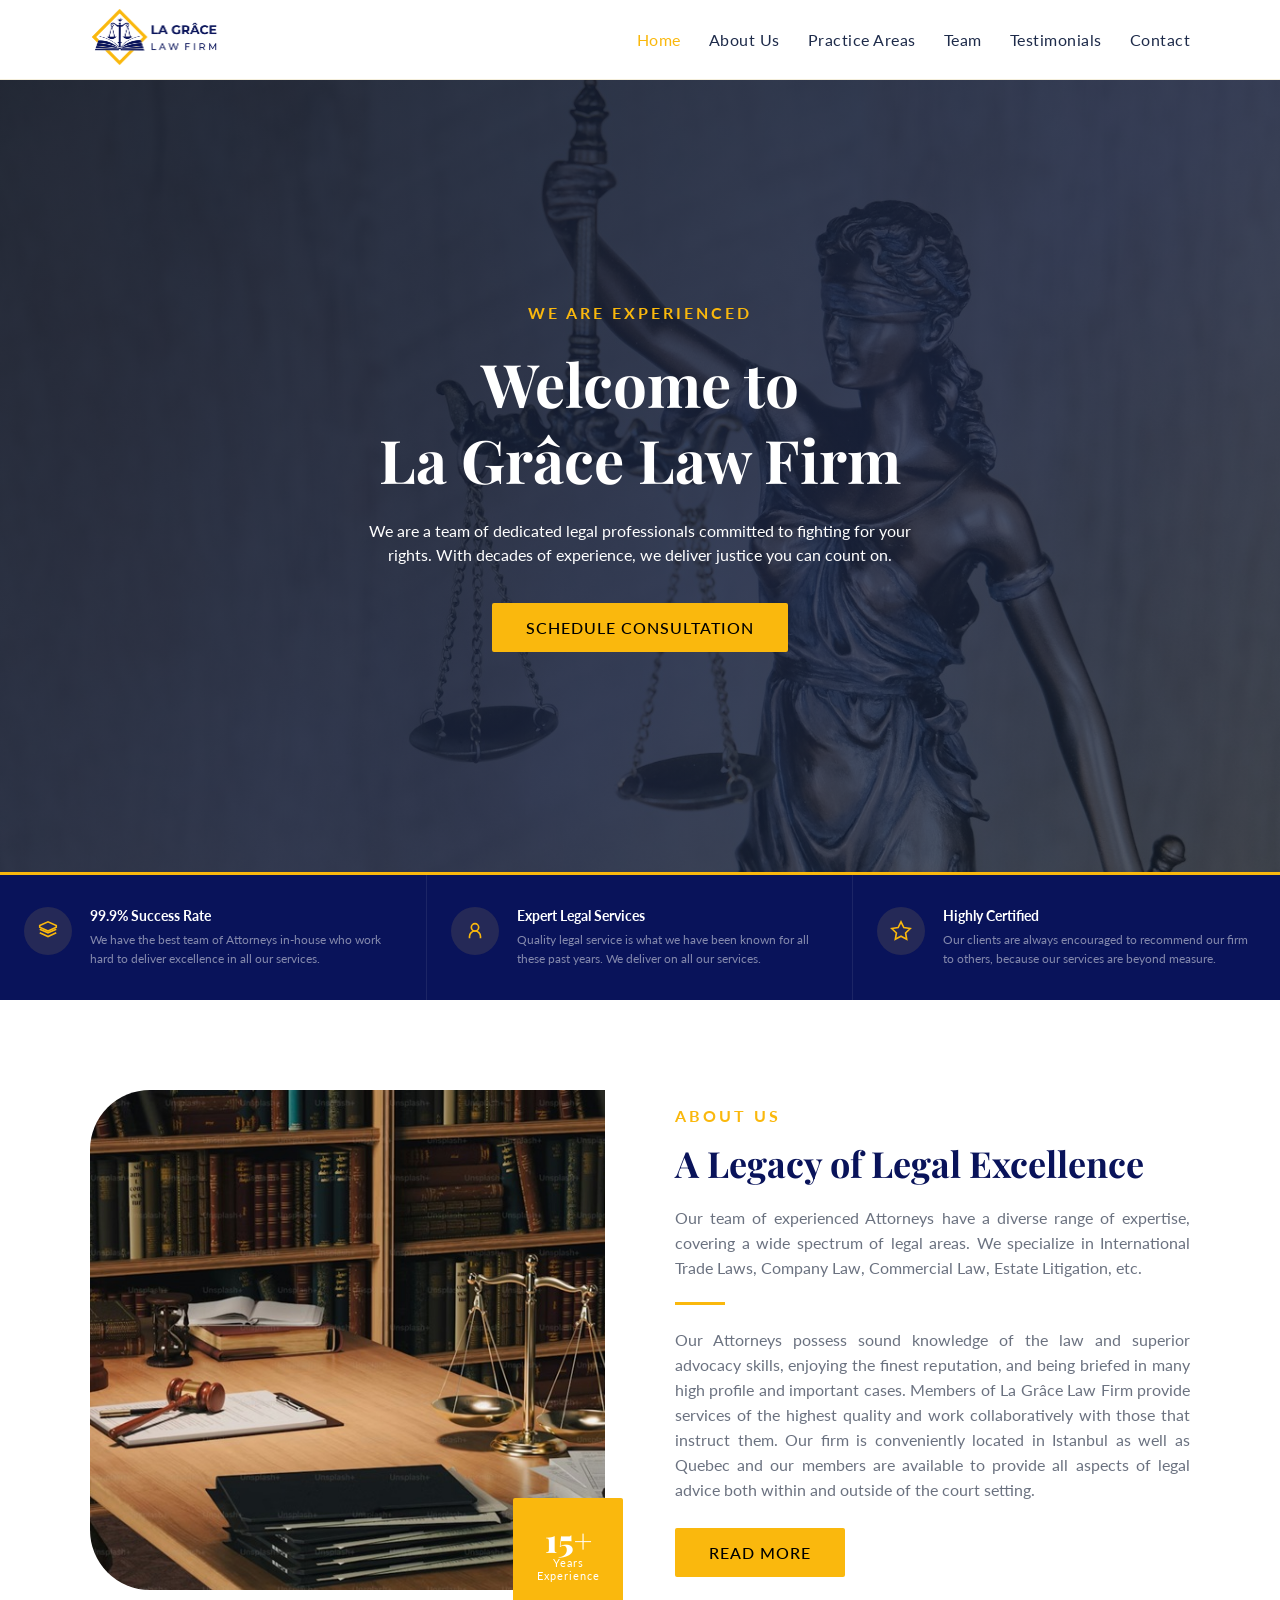
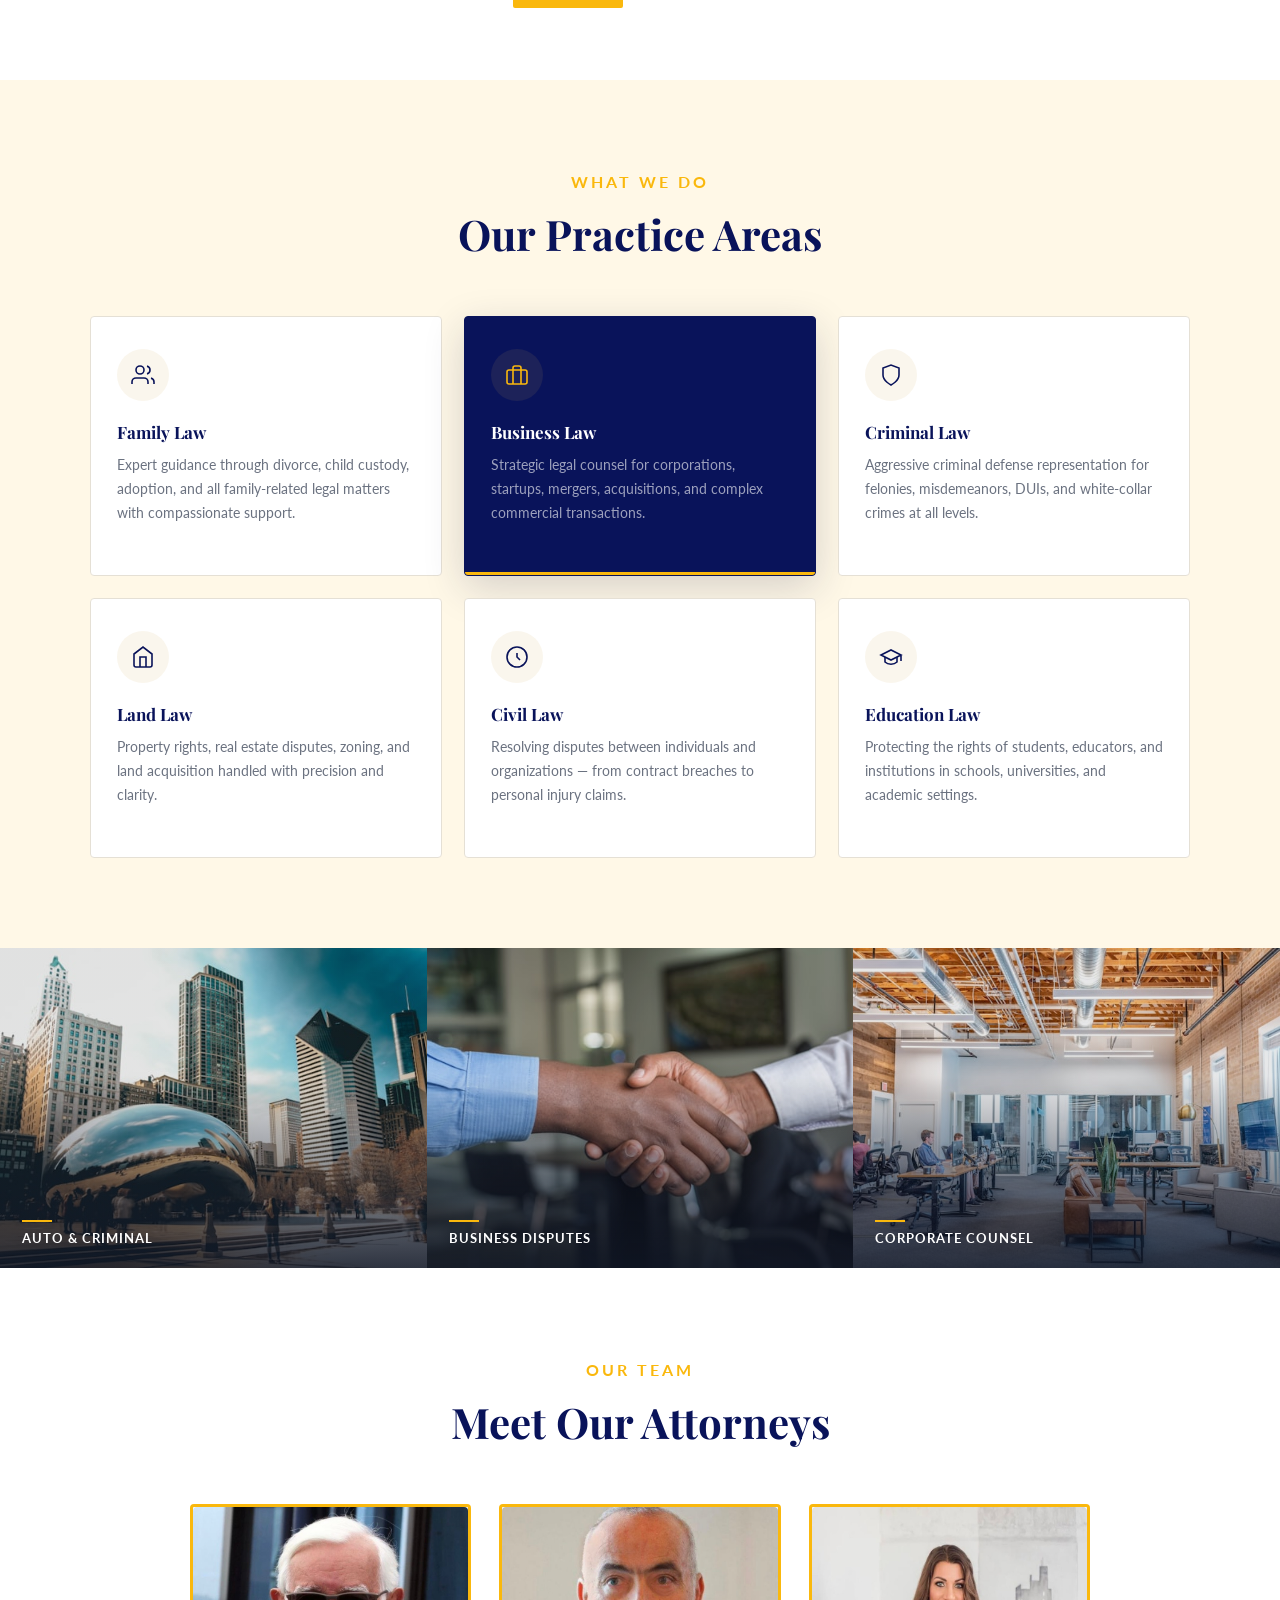
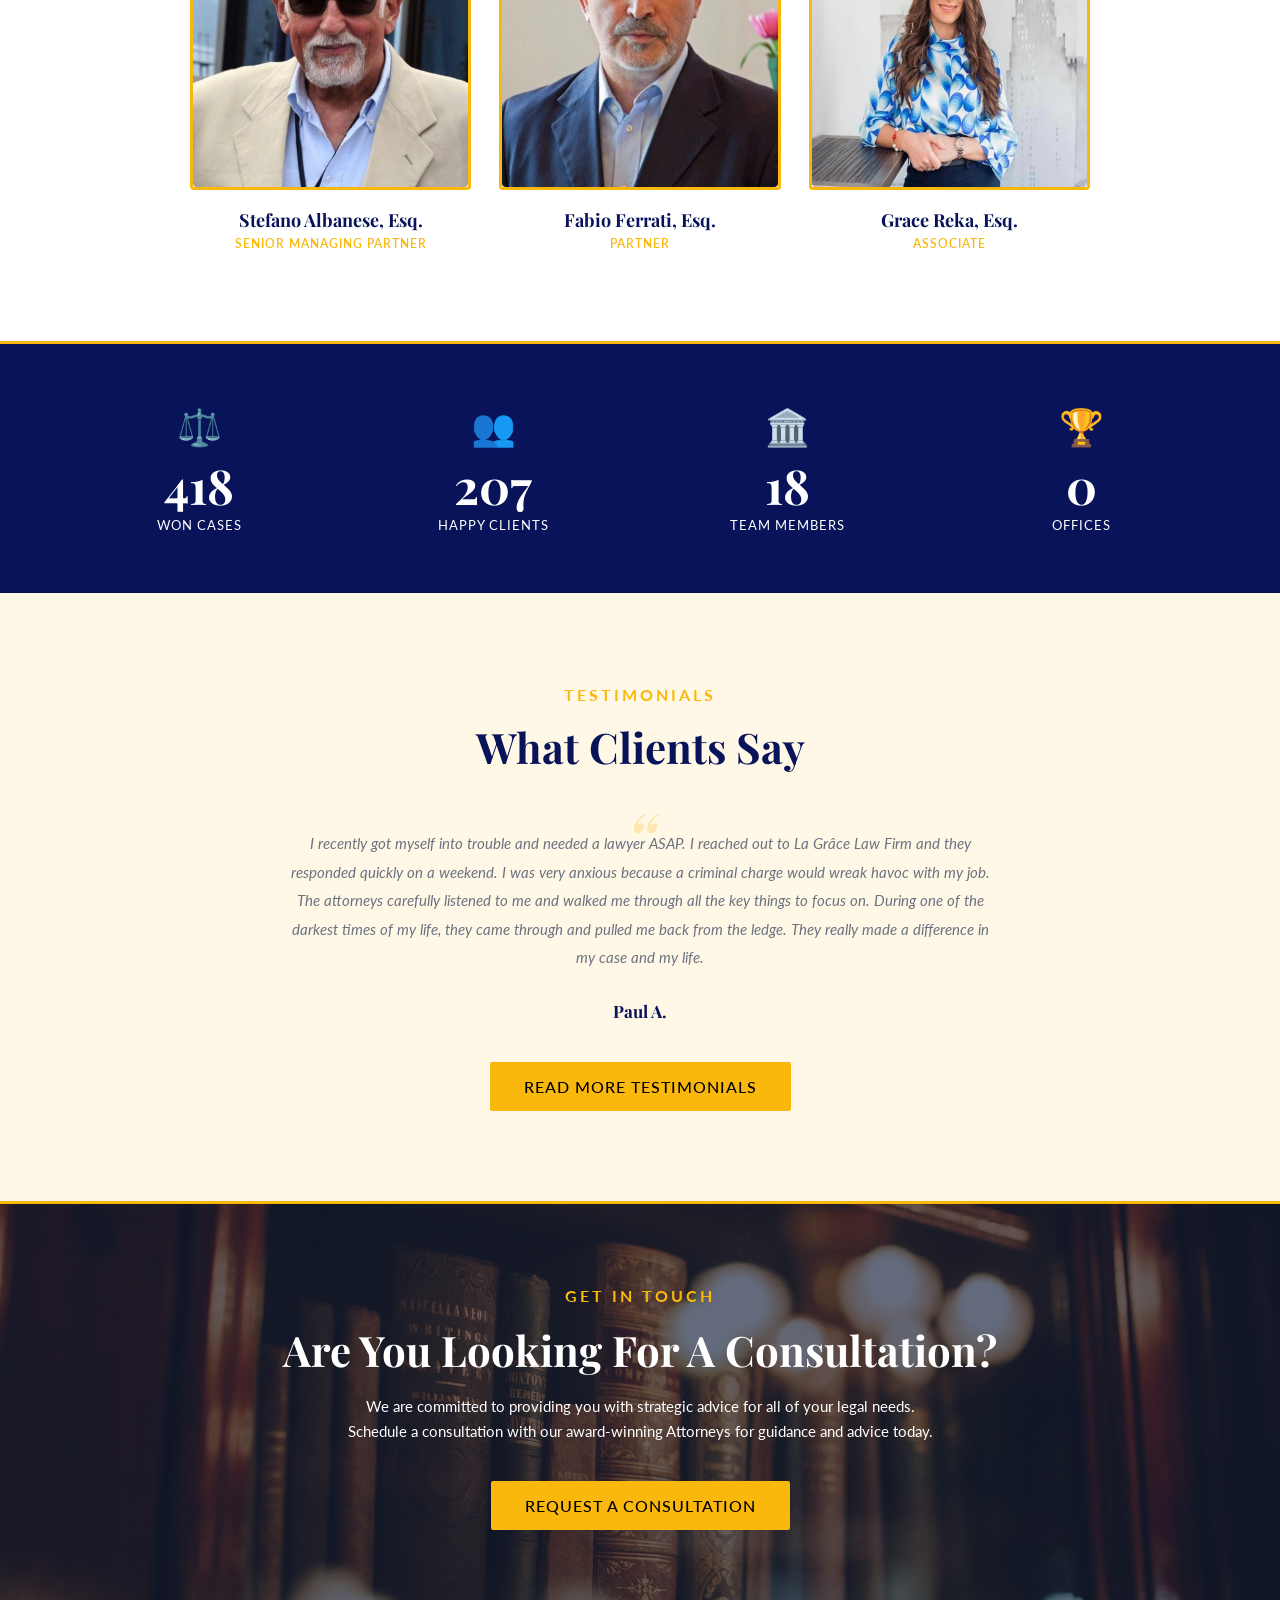
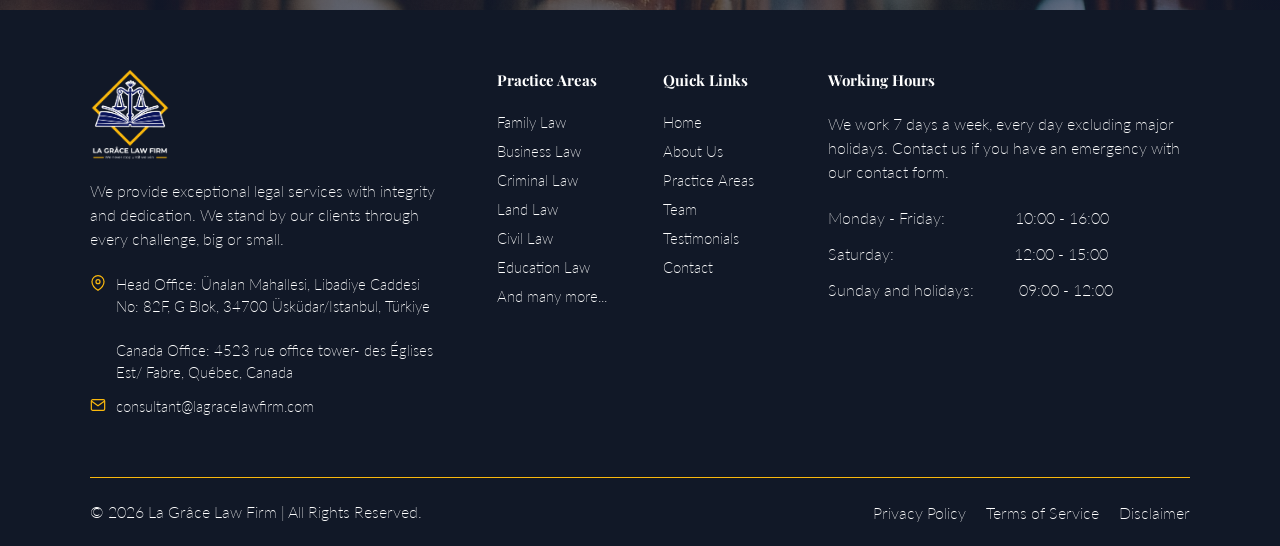
<file: index.html>
<!doctype html>
<html lang="en">
  <head>
    <meta charset="UTF-8" />
    <meta name="viewport" content="width=device-width, initial-scale=1.0" />
    <link
      href="https://fonts.googleapis.com/css2?family=Playfair+Display:wght@400;500;600;700&family=Lato:wght@300;400;600;700&display=swap"
      rel="stylesheet"
    />
    <link rel="stylesheet" href="css/style.css" />
    <link rel="icon" href="img/favicon.png" type="image/x-icon" />
    <title>La Grâce Law Firm | Homepage</title>
  </head>
  <body>
    <!-- NAVBAR -->
    <nav id="navbar">
      <div class="nav-logo">
        <img src="img/site_logo.png" alt="" />
      </div>

      <div class="nav-links" id="navLinks">
        <a href="index.html" class="active">Home</a>
        <a href="about-us.html">About Us</a>
        <a href="practice-areas.html">Practice Areas</a>
        <a href="team.html">Team</a>
        <a href="testimonials.html">Testimonials</a>
        <a href="contact.html">Contact</a>
      </div>
      <!-- <button class="nav-cta">Book Consultation</button> -->
      <div class="hamburger" id="hamburger" onclick="toggleNav()">
        <span></span><span></span><span></span>
      </div>
    </nav>

    <!-- HERO -->
    <section class="hero">
      <div class="hero-content">
        <p class="hero-pre">We Are Experienced</p>
        <h1 class="hero-title">Welcome to <br />La Grâce Law Firm</h1>
        <p class="hero-sub">
          We are a team of dedicated legal professionals committed to fighting
          for your rights. With decades of experience, we deliver justice you
          can count on.
        </p>
        <div class="hero-btns">
          <a href="contact.html" class="btn-gold">Schedule Consultation</a>
          <!-- <a href="#" class="btn-outline">Watch More</a> -->
        </div>
      </div>
    </section>

    <!-- STATS BAR -->
    <div class="stats-bar">
      <div class="stat-item">
        <div class="stat-icon">
          <svg viewBox="0 0 24 24">
            <path d="M3 6l9-4 9 4v2l-9 4-9-4V6z" />
            <path d="M3 14l9 4 9-4" />
            <path d="M3 10l9 4 9-4" />
          </svg>
        </div>
        <div>
          <div class="stat-title">99.9% Success Rate</div>
          <div class="stat-desc">
            We have the best team of Attorneys in-house who work hard to deliver
            excellence in all our services.
          </div>
        </div>
      </div>
      <div class="stat-item">
        <div class="stat-icon">
          <svg viewBox="0 0 24 24">
            <circle cx="12" cy="8" r="4" />
            <path d="M6 20v-2a6 6 0 0 1 12 0v2" />
          </svg>
        </div>
        <div>
          <div class="stat-title">Expert Legal Services</div>
          <div class="stat-desc">
            Quality legal service is what we have been known for all these past
            years. We deliver on all our services.
          </div>
        </div>
      </div>
      <div class="stat-item">
        <div class="stat-icon">
          <svg viewBox="0 0 24 24">
            <path
              d="M12 2l3.09 6.26L22 9.27l-5 4.87 1.18 6.88L12 17.77l-6.18 3.25L7 14.14 2 9.27l6.91-1.01L12 2z"
            />
          </svg>
        </div>
        <div>
          <div class="stat-title">Highly Certified</div>
          <div class="stat-desc">
            Our clients are always encouraged to recommend our firm to others,
            because our services are beyond measure.
          </div>
        </div>
      </div>
    </div>

    <!-- ABOUT -->
    <section class="about">
      <div class="about-inner">
        <div class="about-img-wrap">
          <div
            class="about-img"
            style="
              background-image: url(img/homepage_images/1698084059560-9a53de7b816b.jpg);
            "
          ></div>
          <div class="about-badge">
            <span class="about-badge-num">15+</span>
            <span class="about-badge-label">Years<br />Experience</span>
          </div>
        </div>
        <div class="about-text-col">
          <p class="about-pre">About Us</p>
          <h2 class="about-title">A Legacy of Legal Excellence</h2>
          <p class="about-text">
            Our team of experienced Attorneys have a diverse range of expertise,
            covering a wide spectrum of legal areas. We specialize in
            International Trade Laws, Company Law, Commercial Law, Estate
            Litigation, etc.
          </p>
          <div class="about-divider"></div>
          <p class="about-text">
            Our Attorneys possess sound knowledge of the law and superior
            advocacy skills, enjoying the finest reputation, and being briefed
            in many high profile and important cases. Members of La Grâce Law
            Firm provide services of the highest quality and work
            collaboratively with those that instruct them. Our firm is
            conveniently located in Istanbul as well as Quebec and our members
            are available to provide all aspects of legal advice both within and
            outside of the court setting.
          </p>
          <a href="about-us.html" class="btn-gold" style="margin-top: 10px"
            >Read More</a
          >
        </div>
      </div>
    </section>

    <!-- PRACTICE AREAS -->
    <section class="practice" id="practice">
      <div class="section-header">
        <p class="section-pre">What We Do</p>
        <h2 class="section-title">Our Practice Areas</h2>
      </div>
      <div class="practice-grid">
        <div class="practice-card">
          <div class="pc-icon">
            <svg viewBox="0 0 24 24">
              <path d="M17 21v-2a4 4 0 0 0-4-4H5a4 4 0 0 0-4 4v2" />
              <circle cx="9" cy="7" r="4" />
              <path d="M23 21v-2a4 4 0 0 0-3-3.87" />
              <path d="M16 3.13a4 4 0 0 1 0 7.75" />
            </svg>
          </div>
          <div class="pc-title">Family Law</div>
          <div class="pc-desc">
            Expert guidance through divorce, child custody, adoption, and all
            family-related legal matters with compassionate support.
          </div>
          <!-- <a href="#" class="pc-link">Explore →</a> -->
        </div>
        <div class="practice-card active">
          <div class="pc-icon">
            <svg viewBox="0 0 24 24">
              <rect x="2" y="7" width="20" height="14" rx="2" />
              <path d="M16 21V5a2 2 0 0 0-2-2h-4a2 2 0 0 0-2 2v16" />
            </svg>
          </div>
          <div class="pc-title">Business Law</div>
          <div class="pc-desc">
            Strategic legal counsel for corporations, startups, mergers,
            acquisitions, and complex commercial transactions.
          </div>
        </div>
        <div class="practice-card">
          <div class="pc-icon">
            <svg viewBox="0 0 24 24">
              <path d="M12 22s8-4 8-10V5l-8-3-8 3v7c0 6 8 10 8 10z" />
            </svg>
          </div>
          <div class="pc-title">Criminal Law</div>
          <div class="pc-desc">
            Aggressive criminal defense representation for felonies,
            misdemeanors, DUIs, and white-collar crimes at all levels.
          </div>
        </div>
        <div class="practice-card">
          <div class="pc-icon">
            <svg viewBox="0 0 24 24">
              <path d="M3 9l9-7 9 7v11a2 2 0 0 1-2 2H5a2 2 0 0 1-2-2z" />
              <polyline points="9 22 9 12 15 12 15 22" />
            </svg>
          </div>
          <div class="pc-title">Land Law</div>
          <div class="pc-desc">
            Property rights, real estate disputes, zoning, and land acquisition
            handled with precision and clarity.
          </div>
        </div>
        <div class="practice-card">
          <div class="pc-icon">
            <svg viewBox="0 0 24 24">
              <circle cx="12" cy="12" r="10" />
              <path d="M12 8v4l3 3" />
            </svg>
          </div>
          <div class="pc-title">Civil Law</div>
          <div class="pc-desc">
            Resolving disputes between individuals and organizations — from
            contract breaches to personal injury claims.
          </div>
        </div>
        <div class="practice-card">
          <div class="pc-icon">
            <svg viewBox="0 0 24 24">
              <path d="M22 10v6M2 10l10-5 10 5-10 5z" />
              <path d="M6 12v5c3 3 9 3 12 0v-5" />
            </svg>
          </div>
          <div class="pc-title">Education Law</div>
          <div class="pc-desc">
            Protecting the rights of students, educators, and institutions in
            schools, universities, and academic settings.
          </div>
        </div>
      </div>
    </section>

    <!-- GALLERY -->
    <div class="gallery">
      <div class="gallery-item">
        <img
          src="img/homepage_images/photo-1494522855154-9297ac14b55f.jpg"
          alt="Car Accident Case"
        />
        <div class="gallery-overlay">
          <div class="gallery-label">Auto & Criminal</div>
        </div>
      </div>
      <div class="gallery-item">
        <img
          src="img/homepage_images/photo-1521791136064-7986c2920216.jpg"
          alt="Business Law"
        />
        <div class="gallery-overlay">
          <div class="gallery-label">Business Disputes</div>
        </div>
      </div>
      <div class="gallery-item">
        <img
          src="img/homepage_images/photo-1556761175-4b46a572b786.jpg"
          alt="Corporate Law"
        />
        <div class="gallery-overlay">
          <div class="gallery-label">Corporate Counsel</div>
        </div>
      </div>
    </div>

    <!-- ATTORNEYS -->
    <section class="attorneys" id="attorneys">
      <div class="section-header">
        <p class="section-pre">Our Team</p>
        <h2 class="section-title">Meet Our Attorneys</h2>
      </div>
      <div class="attorneys-grid">
        <div class="attorney-card featured">
          <div class="attorney-img-wrap">
            <img
              class="attorney-img"
              src="img/team/Stefano Albanese.jpg"
              alt="Stefano Albanese"
            />
          </div>
          <div class="attorney-name">Stefano Albanese, Esq.</div>
          <div class="attorney-role">Senior Managing Partner</div>
        </div>
        <div class="attorney-card featured">
          <div class="attorney-img-wrap">
            <img
              class="attorney-img"
              src="img/team/Fabio Ferrati.jpg"
              alt="Fabio Ferrati"
            />
          </div>
          <div class="attorney-name">Fabio Ferrati, Esq.</div>
          <div class="attorney-role">Partner</div>
        </div>
        <div class="attorney-card featured">
          <div class="attorney-img-wrap">
            <img
              class="attorney-img"
              src="img/team/Grace Reka.jpg"
              alt="Grace Reka"
            />
          </div>
          <div class="attorney-name">Grace Reka, Esq.</div>
          <div class="attorney-role">Associate</div>
        </div>
      </div>
    </section>

    <!-- COUNTERS -->
    <div class="counters" id="counters">
      <div class="counter-item">
        <div class="counter-icon">⚖️</div>
        <div class="counter-num" data-target="1120">0</div>
        <div class="counter-label">Won Cases</div>
      </div>
      <div class="counter-item">
        <div class="counter-icon">👥</div>
        <div class="counter-num" data-target="570">0</div>
        <div class="counter-label">Happy Clients</div>
      </div>
      <div class="counter-item">
        <div class="counter-icon">🏛️</div>
        <div class="counter-num" data-target="50">0</div>
        <div class="counter-label">Team Members</div>
      </div>
      <div class="counter-item">
        <div class="counter-icon">🏆</div>
        <div class="counter-num" data-target="2">0</div>
        <div class="counter-label">Offices</div>
      </div>
    </div>

    <!-- TESTIMONIAL -->
    <section class="testimonial">
      <div class="testimonial-inner">
        <div class="section-header">
          <p class="section-pre">Testimonials</p>
          <h2 class="section-title">What Clients Say</h2>
        </div>

        <p class="test-text">
          I recently got myself into trouble and needed a lawyer ASAP. I reached
          out to La Grâce Law Firm and they responded quickly on a weekend. I
          was very anxious because a criminal charge would wreak havoc with my
          job. The attorneys carefully listened to me and walked me through all
          the key things to focus on. During one of the darkest times of my
          life, they came through and pulled me back from the ledge. They really
          made a difference in my case and my life.
        </p>
        <div class="test-author">Paul A.</div>

        <div class="hero-btns">
          <a href="testimonials.html" class="btn-gold"
            >Read more testimonials</a
          >
        </div>
      </div>
    </section>

    <!-- NEWS -->
    <!-- <section class="news" id="news">
      <div class="section-header">
        <p class="section-pre">Latest</p>
        <h2 class="section-title">News Updates</h2>
      </div>
      <div class="news-grid">
        <div class="news-card">
          <div class="news-img-wrap">
            <img
              class="news-img"
              src="https://images.unsplash.com/photo-1454165804606-c3d57bc86b40?w=600"
              alt="News 1"
            />
          </div>
          <div class="news-body">
            <div class="news-cat">Business Law</div>
            <div class="news-title">We Can Achieve Anything By Hard</div>
            <div class="news-meta">April 3, 2026 &nbsp;·&nbsp; 5 min read</div>
          </div>
        </div>
        <div class="news-card">
          <div class="news-img-wrap">
            <img
              class="news-img"
              src="https://images.unsplash.com/photo-1589391886645-d51941baf7fb?w=600"
              alt="News 2"
            />
          </div>
          <div class="news-body">
            <div class="news-cat">Criminal Law</div>
            <div class="news-title">We Can Achieve Anything By Hard</div>
            <div class="news-meta">March 28, 2026 &nbsp;·&nbsp; 4 min read</div>
          </div>
        </div>
        <div class="news-card">
          <div class="news-img-wrap">
            <img
              class="news-img"
              src="https://images.unsplash.com/photo-1521791136064-7986c2920216?w=600"
              alt="News 3"
            />
          </div>
          <div class="news-body">
            <div class="news-cat">Family Law</div>
            <div class="news-title">We Can Achieve Anything By Hard</div>
            <div class="news-meta">March 20, 2026 &nbsp;·&nbsp; 6 min read</div>
          </div>
        </div>
      </div>
    </section> -->

    <!-- CTA BANNER -->
    <section class="cta-banner">
      <p class="section-pre" style="margin-bottom: 14px">Get In Touch</p>
      <h2 class="cta-title">Are You Looking For A Consultation?</h2>
      <p class="cta-sub">
        We are committed to providing you with strategic advice for all of your
        legal needs. Schedule a consultation with our award-winning Attorneys
        for guidance and advice today.
      </p>
      <a href="contact.html" class="btn-gold">Request a Consultation</a>
    </section>

    <!-- FOOTER -->
    <footer>
      <div class="footer-grid">
        <div class="footer-brand">
          <div class="footer-logo">
            <img src="img/footer-logo.png" alt="Footer Logo" />
          </div>
          <p class="footer-about">
            We provide exceptional legal services with integrity and dedication.
            We stand by our clients through every challenge, big or small.
          </p>
          <div class="footer-contact-item">
            <svg viewBox="0 0 24 24">
              <path d="M21 10c0 7-9 13-9 13s-9-6-9-13a9 9 0 0 1 18 0z" />
              <circle cx="12" cy="10" r="3" />
            </svg>
            <span
              >Head Office: Ünalan Mahallesi, Libadiye Caddesi <br />No: 82F, G
              Blok, 34700 Üsküdar/Istanbul, Türkiye
              <br />
              <br />
              Canada Office: 4523 rue office tower- des Églises <br />Est/
              Fabre, Québec, Canada
            </span>
          </div>

          <div class="footer-contact-item">
            <svg viewBox="0 0 24 24">
              <path
                d="M4 4h16c1.1 0 2 .9 2 2v12c0 1.1-.9 2-2 2H4c-1.1 0-2-.9-2-2V6c0-1.1.9-2 2-2z"
              />
              <polyline points="22,6 12,13 2,6" />
            </svg>
            <span>consultant@lagracelawfirm.com</span>
          </div>
        </div>
        <div>
          <div class="footer-col-title">Practice Areas</div>
          <ul class="footer-links">
            <li><a href="#">Family Law</a></li>
            <li><a href="#">Business Law</a></li>
            <li><a href="#">Criminal Law</a></li>
            <li><a href="#">Land Law</a></li>
            <li><a href="#">Civil Law</a></li>
            <li><a href="#">Education Law</a></li>
            <li><a href="#">And many more...</a></li>
          </ul>
        </div>
        <div>
          <div class="footer-col-title">Quick Links</div>
          <ul class="footer-links">
            <li><a href="index.html">Home</a></li>
            <li><a href="about-us.html">About Us</a></li>
            <li><a href="practice-areas.html">Practice Areas</a></li>
            <li><a href="team.html">Team</a></li>
            <li><a href="testimonials.html">Testimonials</a></li>
            <li><a href="contact.html">Contact</a></li>
          </ul>
        </div>
        <div>
          <div class="footer-col-title">Working Hours</div>
          <p class="working-sub">
            We work 7 days a week, every day excluding major holidays. Contact
            us if you have an emergency with our contact form.
          </p>
          <div>
            <div class="working-hours1">
              <p class="working-sub">Monday - Friday:</p>
              <p class="working-sub">10:00 - 16:00</p>
            </div>
            <div class="working-hours2">
              <p class="working-sub">Saturday:</p>
              <p class="working-sub">12:00 - 15:00</p>
            </div>
            <div class="working-hours3">
              <p class="working-sub">Sunday and holidays:</p>
              <p class="working-sub">09:00 - 12:00</p>
            </div>
          </div>
        </div>
      </div>
      <div class="footer-bottom">
        <div class="footer-copy">
          © 2026 La Grâce Law Firm | All Rights Reserved.
        </div>
        <div class="footer-btm-links">
          <a href="privacy-policy.html">Privacy Policy</a>
          <a href="terms-of-service.html">Terms of Service</a>
          <a href="disclaimer.html">Disclaimer</a>
        </div>
      </div>
    </footer>

    <script src="js/script.js"></script>
  </body>
</html>
</file>
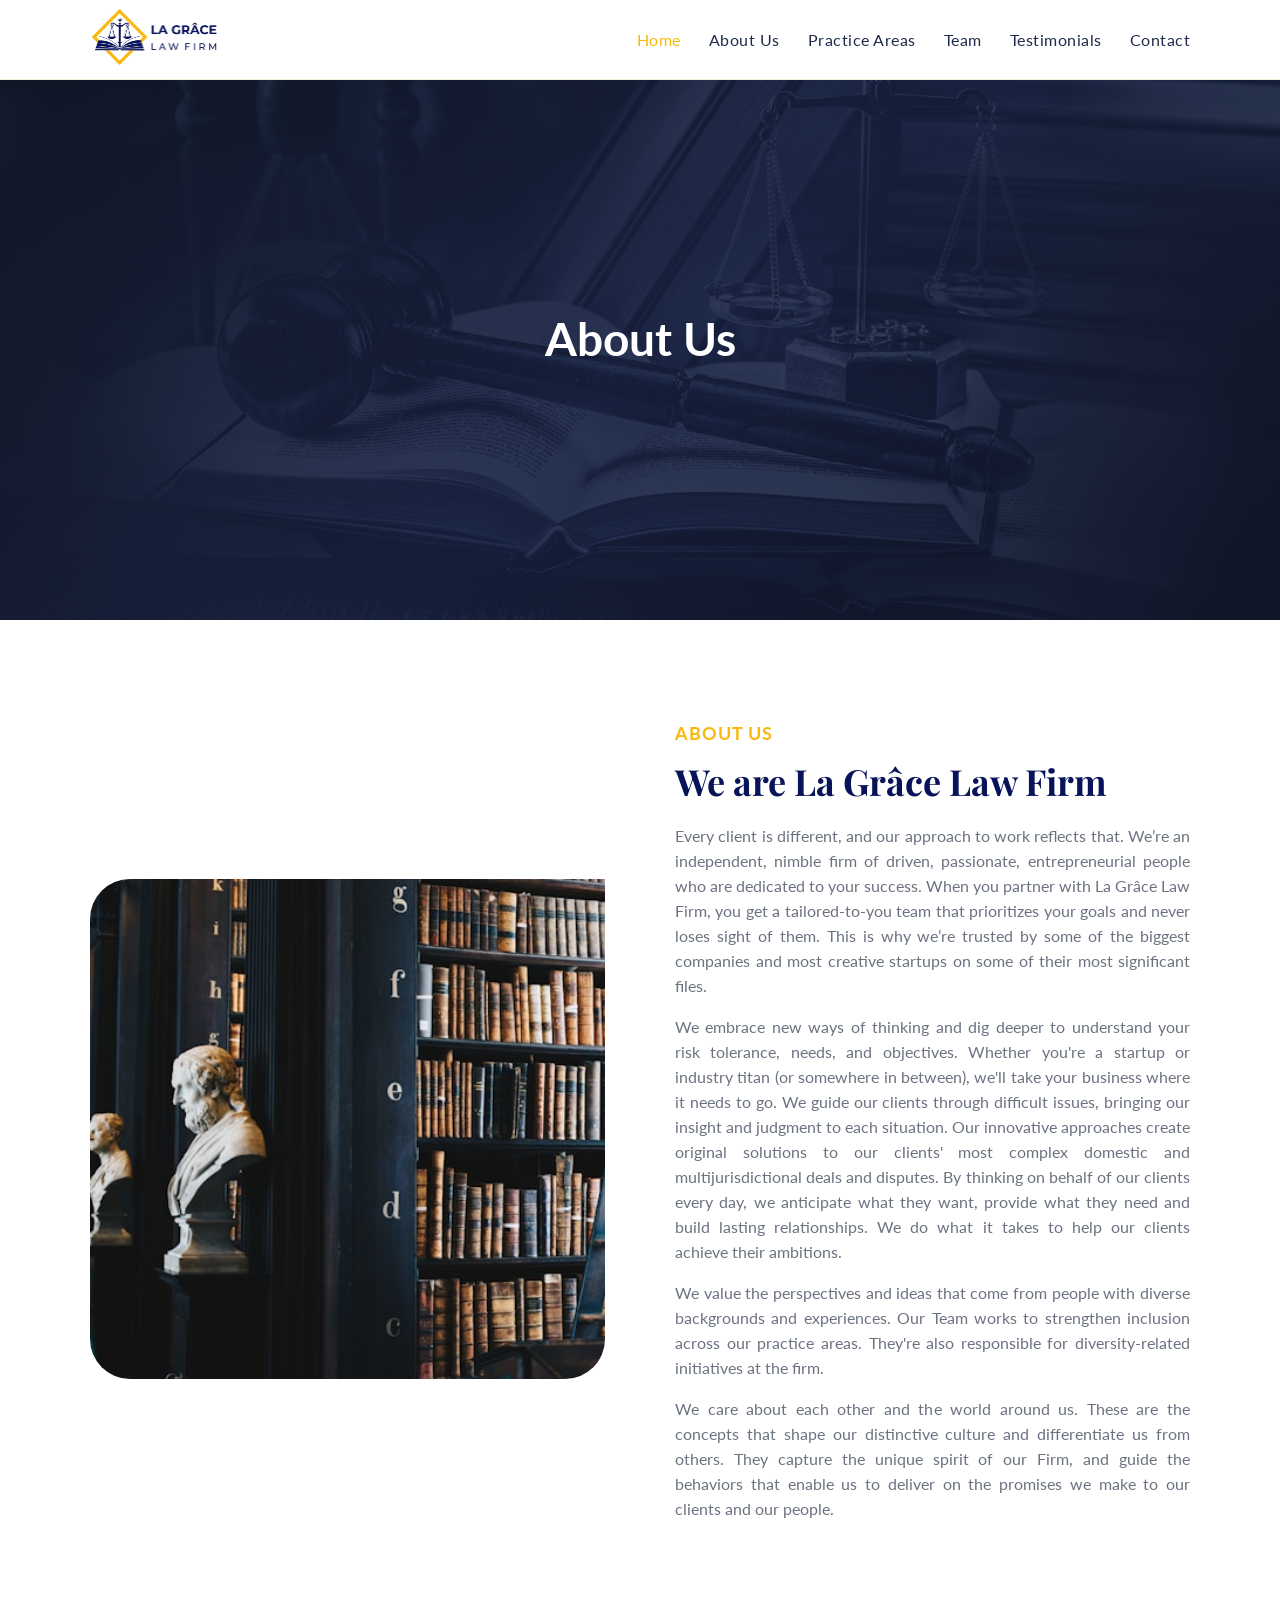
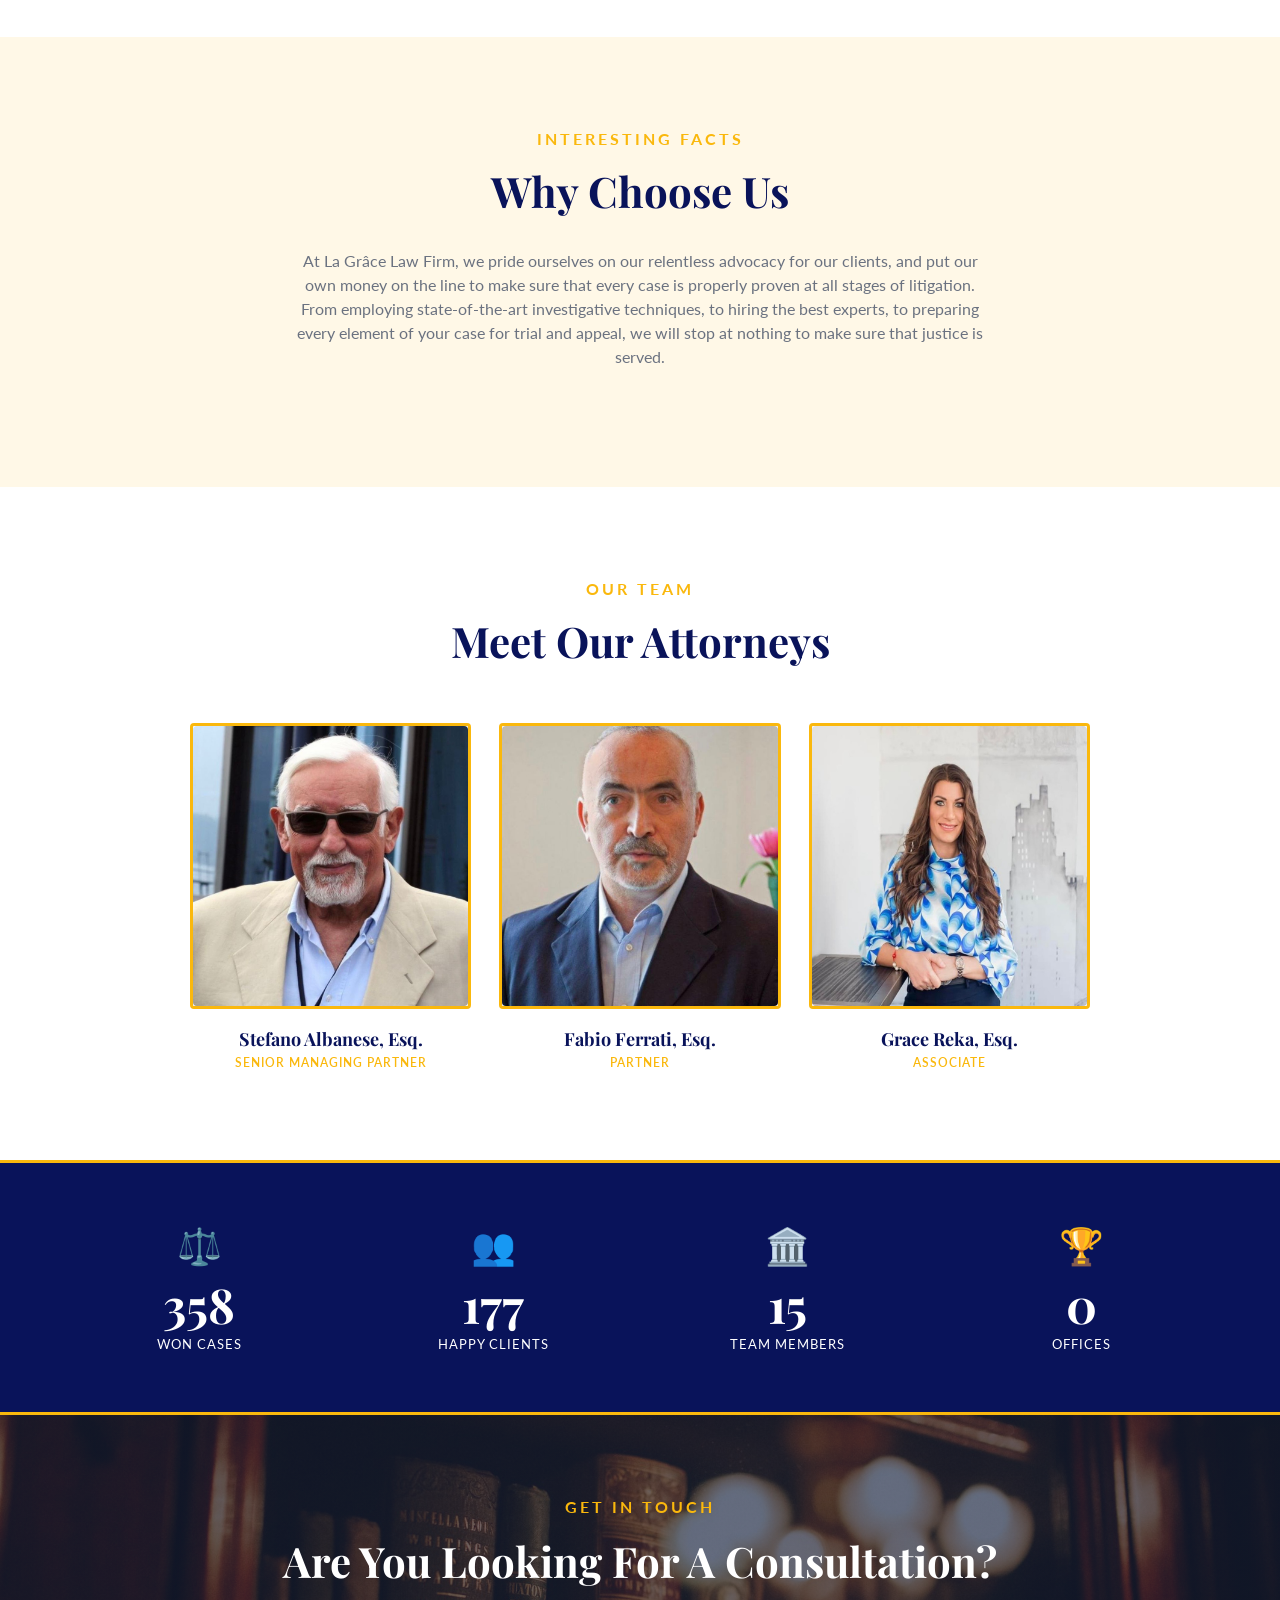
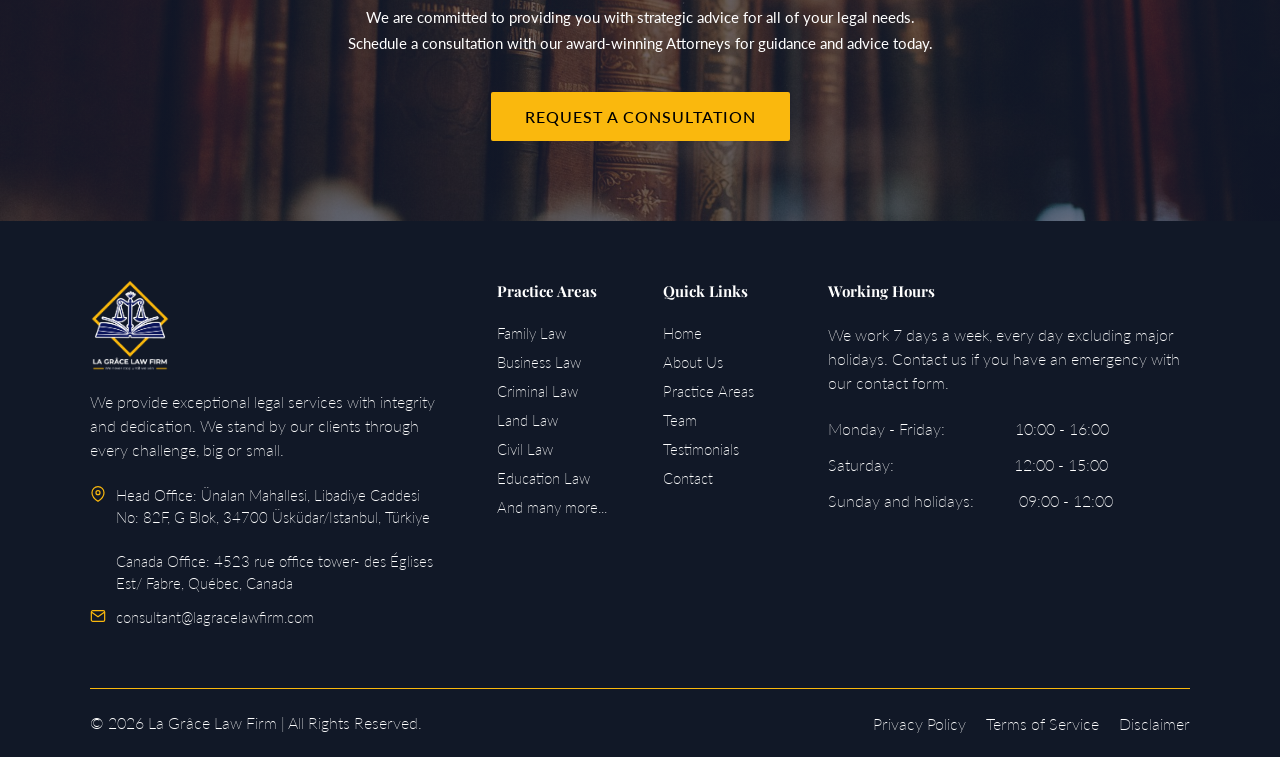
<file: about-us.html>
<!doctype html>
<html lang="en">
  <head>
    <meta charset="UTF-8" />
    <meta name="viewport" content="width=device-width, initial-scale=1.0" />
    <link
      href="https://fonts.googleapis.com/css2?family=Playfair+Display:wght@400;500;600;700&family=Lato:wght@300;400;600;700&display=swap"
      rel="stylesheet"
    />
    <link rel="stylesheet" href="css/style.css" />
    <link rel="icon" href="img/favicon.png" type="image/x-icon" />
    <title>La Grâce Law Firm</title>
  </head>
  <body>
    <!-- NAVBAR -->
    <nav id="navbar">
      <div class="nav-logo">
        <img src="img/site_logo.png" alt="" />
      </div>

      <div class="nav-links" id="navLinks">
        <a href="index.html" class="active">Home</a>
        <a href="about-us.html">About Us</a>
        <a href="practice-areas.html">Practice Areas</a>
        <a href="team.html">Team</a>
        <a href="testimonials.html">Testimonials</a>
        <a href="contact.html">Contact</a>
      </div>

      <div class="hamburger" id="hamburger" onclick="toggleNav()">
        <span></span><span></span><span></span>
      </div>
    </nav>

    <!-- HERO -->
    <section class="about-us-hero">
      <div class="hero-content">
        <h1 class="about-us-hero-title">About Us</h1>
      </div>
    </section>

    <!-- ABOUT -->
    <section class="about-us">
      <div class="about-us-inner">
        <div class="about-us-img-wrap">
          <div class="about-us-img"></div>
        </div>
        <div class="about-text-col">
          <p class="about-us-pre">About Us</p>
          <h2 class="about-us-title">We are La Grâce Law Firm</h2>
          <p class="about-us-text">
            Every client is different, and our approach to work reflects that.
            We’re an independent, nimble firm of driven, passionate,
            entrepreneurial people who are dedicated to your success. When you
            partner with La Grâce Law Firm, you get a tailored-to-you team that
            prioritizes your goals and never loses sight of them. This is why
            we’re trusted by some of the biggest companies and most creative
            startups on some of their most significant files.
          </p>
          <p class="about-us-text">
            We embrace new ways of thinking and dig deeper to understand your
            risk tolerance, needs, and objectives. Whether you're a startup or
            industry titan (or somewhere in between), we'll take your business
            where it needs to go. We guide our clients through difficult issues,
            bringing our insight and judgment to each situation. Our innovative
            approaches create original solutions to our clients' most complex
            domestic and multijurisdictional deals and disputes. By thinking on
            behalf of our clients every day, we anticipate what they want,
            provide what they need and build lasting relationships. We do what
            it takes to help our clients achieve their ambitions.
          </p>
          <p class="about-us-text">
            We value the perspectives and ideas that come from people with
            diverse backgrounds and experiences. Our Team works to strengthen
            inclusion across our practice areas. They're also responsible for
            diversity-related initiatives at the firm.
          </p>
          <p class="about-us-text">
            We care about each other and the world around us. These are the
            concepts that shape our distinctive culture and differentiate us
            from others. They capture the unique spirit of our Firm, and guide
            the behaviors that enable us to deliver on the promises we make to
            our clients and our people.
          </p>
        </div>
      </div>
    </section>

    <!-- WHY CHOOSE US -->
    <section class="about-us-why">
      <div class="why-inner">
        <div class="why-header">
          <p class="section-pre">Interesting Facts</p>
          <h2 class="section-title">Why Choose Us</h2>
        </div>
        <p class="why-text">
          At La Grâce Law Firm, we pride ourselves on our relentless advocacy
          for our clients, and put our own money on the line to make sure that
          every case is properly proven at all stages of litigation. From
          employing state-of-the-art investigative techniques, to hiring the
          best experts, to preparing every element of your case for trial and
          appeal, we will stop at nothing to make sure that justice is served.
        </p>
      </div>
    </section>

    <!-- ATTORNEYS -->
    <section class="attorneys" id="attorneys">
      <div class="section-header">
        <p class="section-pre">Our Team</p>
        <h2 class="section-title">Meet Our Attorneys</h2>
      </div>
      <div class="attorneys-grid">
        <div class="attorney-card featured">
          <div class="attorney-img-wrap">
            <img
              class="attorney-img"
              src="img/team/Stefano Albanese.jpg"
              alt="Stefano Albanese"
            />
          </div>
          <div class="attorney-name">Stefano Albanese, Esq.</div>
          <div class="attorney-role">Senior Managing Partner</div>
        </div>

        <div class="attorney-card featured">
          <div class="attorney-img-wrap">
            <img
              class="attorney-img"
              src="img/team/Fabio Ferrati.jpg"
              alt="Fabio Ferrati"
            />
          </div>
          <div class="attorney-name">Fabio Ferrati, Esq.</div>
          <div class="attorney-role">Partner</div>
        </div>

        <div class="attorney-card featured">
          <div class="attorney-img-wrap">
            <img
              class="attorney-img"
              src="img/team/Grace Reka.jpg"
              alt="Grace Reka"
            />
          </div>
          <div class="attorney-name">Grace Reka, Esq.</div>
          <div class="attorney-role">Associate</div>
        </div>
      </div>
    </section>

    <!-- COUNTERS -->
    <div class="counters" id="counters">
      <div class="counter-item">
        <div class="counter-icon">⚖️</div>
        <div class="counter-num" data-target="1120">0</div>
        <div class="counter-label">Won Cases</div>
      </div>
      <div class="counter-item">
        <div class="counter-icon">👥</div>
        <div class="counter-num" data-target="570">0</div>
        <div class="counter-label">Happy Clients</div>
      </div>
      <div class="counter-item">
        <div class="counter-icon">🏛️</div>
        <div class="counter-num" data-target="50">0</div>
        <div class="counter-label">Team Members</div>
      </div>
      <div class="counter-item">
        <div class="counter-icon">🏆</div>
        <div class="counter-num" data-target="2">0</div>
        <div class="counter-label">Offices</div>
      </div>
    </div>

    <!-- CTA BANNER -->
    <section class="cta-banner">
      <p class="section-pre" style="margin-bottom: 14px">Get In Touch</p>
      <h2 class="cta-title">Are You Looking For A Consultation?</h2>
      <p class="cta-sub">
        We are committed to providing you with strategic advice for all of your
        legal needs. Schedule a consultation with our award-winning Attorneys
        for guidance and advice today.
      </p>
      <a href="contact.html" class="btn-gold">Request a Consultation</a>
    </section>

    <!-- FOOTER -->
    <footer>
      <div class="footer-grid">
        <div class="footer-brand">
          <div class="footer-logo">
            <img src="img/footer-logo.png" alt="Footer Logo" />
          </div>
          <p class="footer-about">
            We provide exceptional legal services with integrity and dedication.
            We stand by our clients through every challenge, big or small.
          </p>
          <div class="footer-contact-item">
            <svg viewBox="0 0 24 24">
              <path d="M21 10c0 7-9 13-9 13s-9-6-9-13a9 9 0 0 1 18 0z" />
              <circle cx="12" cy="10" r="3" />
            </svg>
            <span
              >Head Office: Ünalan Mahallesi, Libadiye Caddesi <br />No: 82F, G
              Blok, 34700 Üsküdar/Istanbul, Türkiye
              <br />
              <br />
              Canada Office: 4523 rue office tower- des Églises <br />Est/
              Fabre, Québec, Canada
            </span>
          </div>

          <div class="footer-contact-item">
            <svg viewBox="0 0 24 24">
              <path
                d="M4 4h16c1.1 0 2 .9 2 2v12c0 1.1-.9 2-2 2H4c-1.1 0-2-.9-2-2V6c0-1.1.9-2 2-2z"
              />
              <polyline points="22,6 12,13 2,6" />
            </svg>
            <span>consultant@lagracelawfirm.com</span>
          </div>
        </div>
        <div>
          <div class="footer-col-title">Practice Areas</div>
          <ul class="footer-links">
            <li><a href="#">Family Law</a></li>
            <li><a href="#">Business Law</a></li>
            <li><a href="#">Criminal Law</a></li>
            <li><a href="#">Land Law</a></li>
            <li><a href="#">Civil Law</a></li>
            <li><a href="#">Education Law</a></li>
            <li><a href="#">And many more...</a></li>
          </ul>
        </div>
        <div>
          <div class="footer-col-title">Quick Links</div>
          <ul class="footer-links">
            <li><a href="index.html">Home</a></li>
            <li><a href="about-us.html">About Us</a></li>
            <li><a href="practice-areas.html">Practice Areas</a></li>
            <li><a href="team.html">Team</a></li>
            <li><a href="testimonials.html">Testimonials</a></li>
            <li><a href="contact.html">Contact</a></li>
          </ul>
        </div>
        <div>
          <div class="footer-col-title">Working Hours</div>
          <p class="working-sub">
            We work 7 days a week, every day excluding major holidays. Contact
            us if you have an emergency with our contact form.
          </p>
          <div>
            <div class="working-hours1">
              <p class="working-sub">Monday - Friday:</p>
              <p class="working-sub">10:00 - 16:00</p>
            </div>
            <div class="working-hours2">
              <p class="working-sub">Saturday:</p>
              <p class="working-sub">12:00 - 15:00</p>
            </div>
            <div class="working-hours3">
              <p class="working-sub">Sunday and holidays:</p>
              <p class="working-sub">09:00 - 12:00</p>
            </div>
          </div>
        </div>
      </div>
      <div class="footer-bottom">
        <div class="footer-copy">
          © 2026 La Grâce Law Firm | All Rights Reserved.
        </div>
        <div class="footer-btm-links">
          <a href="privacy-policy.html">Privacy Policy</a>
          <a href="terms-of-service.html">Terms of Service</a>
          <a href="disclaimer.html">Disclaimer</a>
        </div>
      </div>
    </footer>

    <script src="js/script.js"></script>
  </body>
</html>
</file>
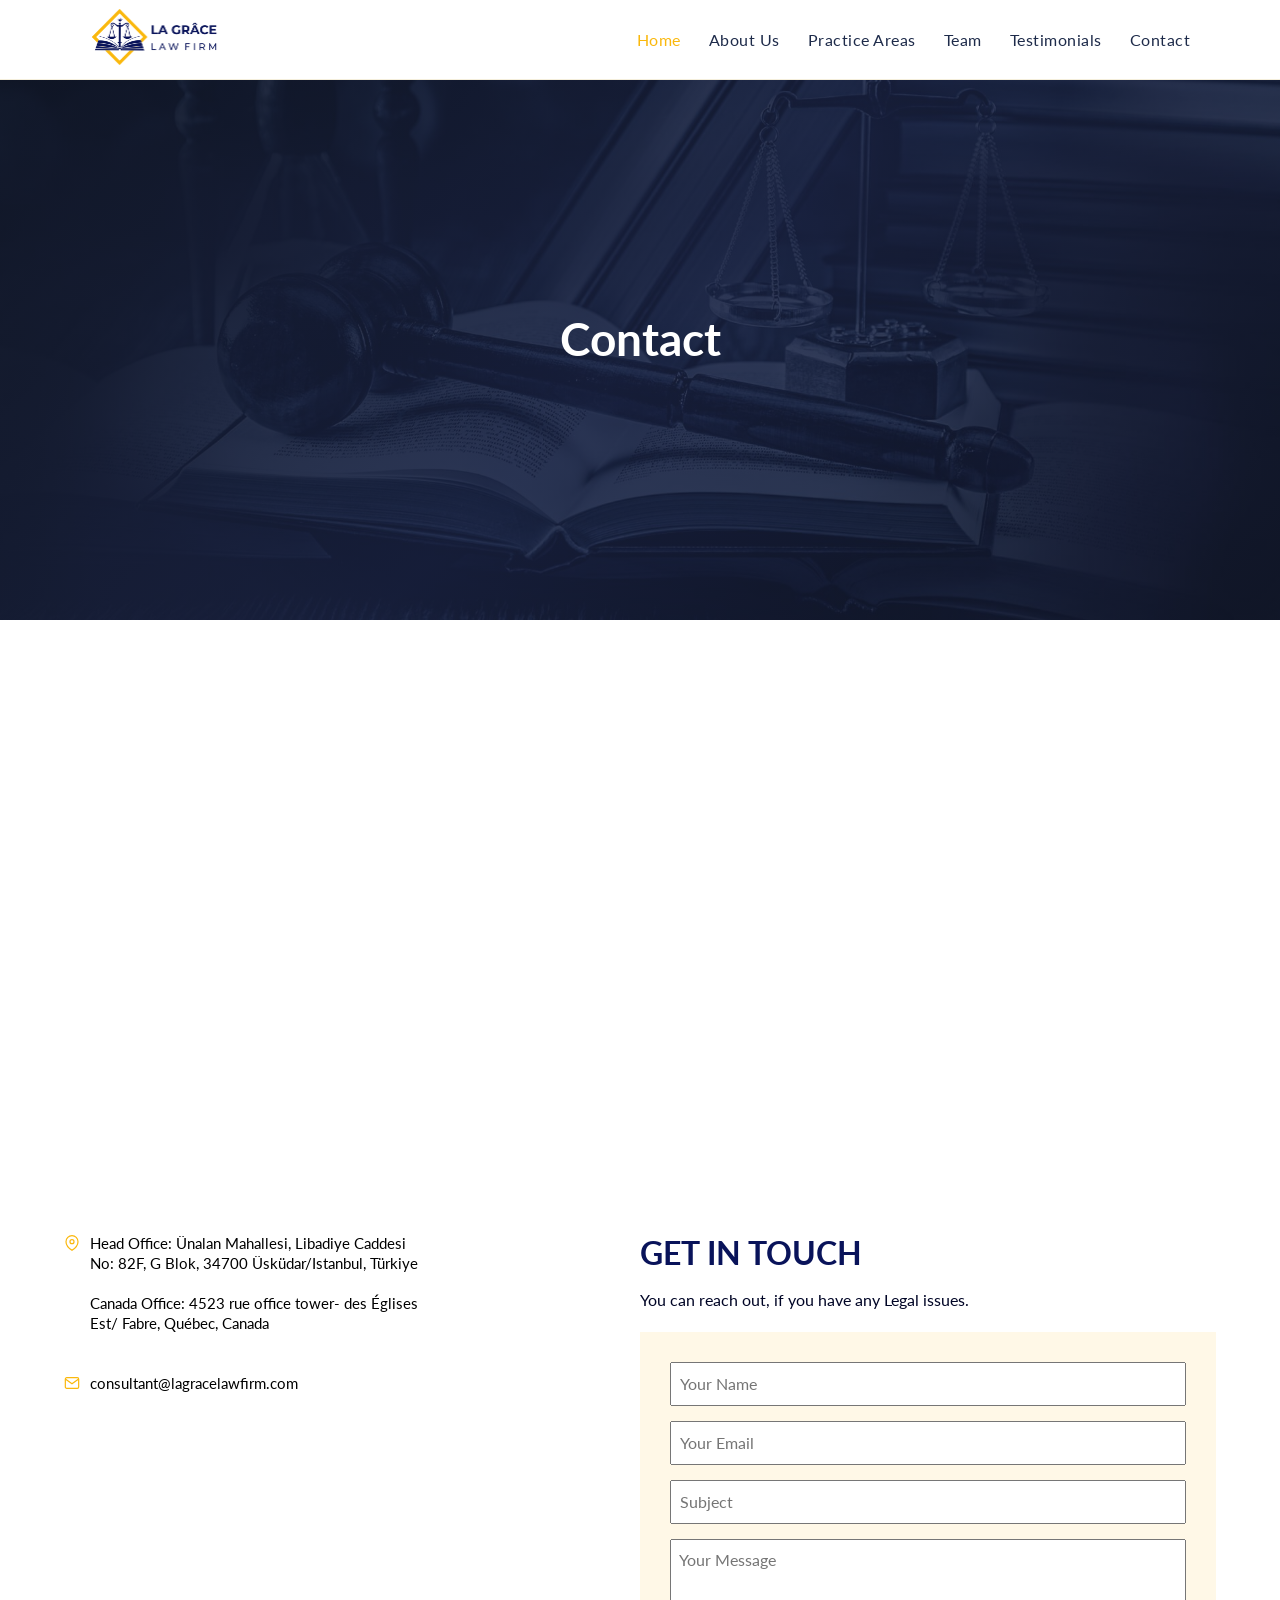
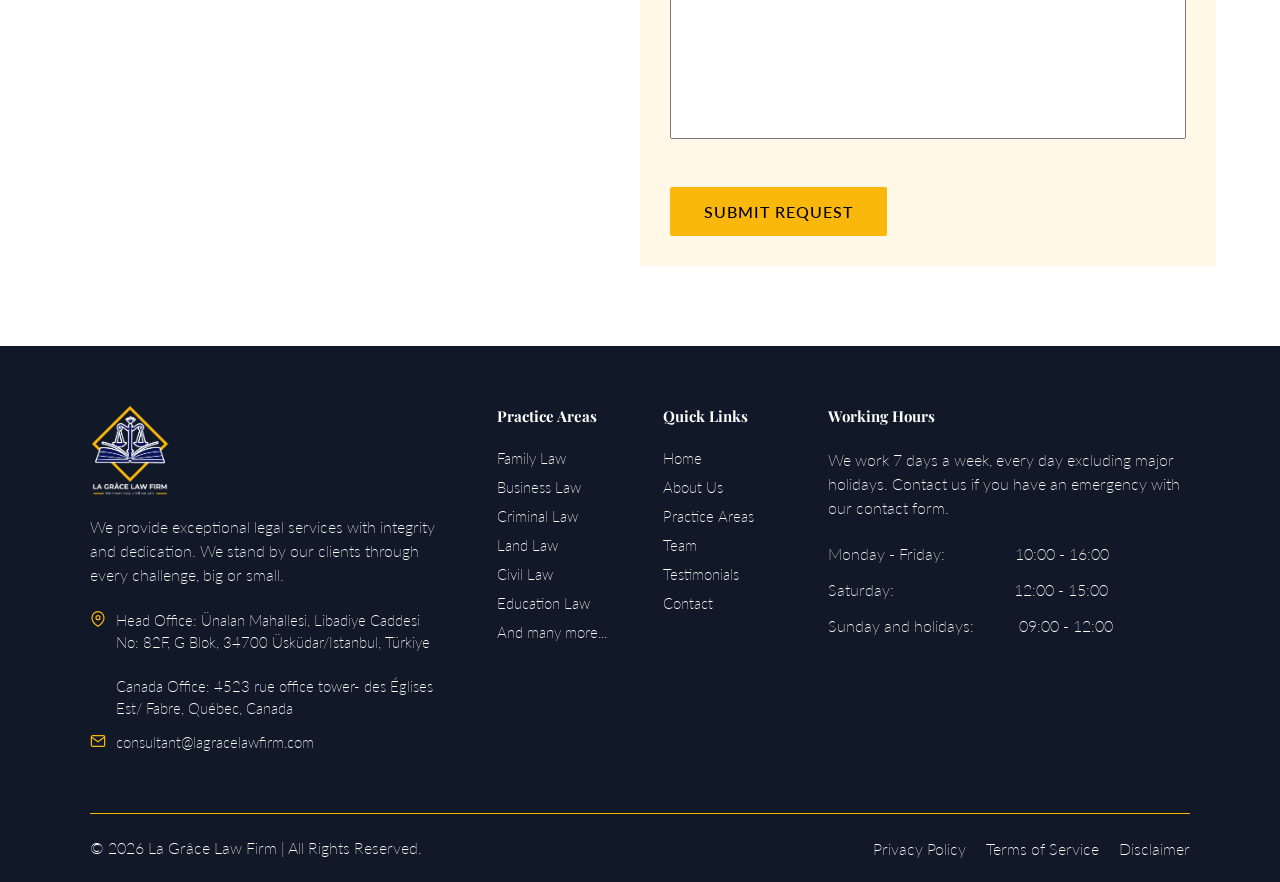
<file: contact.html>
<!doctype html>
<html lang="en">
  <head>
    <meta charset="UTF-8" />
    <meta name="viewport" content="width=device-width, initial-scale=1.0" />
    <link
      href="https://fonts.googleapis.com/css2?family=Playfair+Display:wght@400;500;600;700&family=Lato:wght@300;400;600;700&display=swap"
      rel="stylesheet"
    />
    <link rel="stylesheet" href="css/style.css" />
    <link rel="icon" href="img/favicon.png" type="image/x-icon" />
    <title>La Grâce Law Firm</title>
  </head>
  <body>
    <!-- NAVBAR -->
    <nav id="navbar">
      <div class="nav-logo">
        <img src="img/site_logo.png" alt="" />
      </div>

      <div class="nav-links" id="navLinks">
        <a href="index.html" class="active">Home</a>
        <a href="about-us.html">About Us</a>
        <a href="practice-areas.html">Practice Areas</a>
        <a href="team.html">Team</a>
        <a href="testimonials.html">Testimonials</a>
        <a href="contact.html">Contact</a>
      </div>
      <div class="hamburger" id="hamburger" onclick="toggleNav()">
        <span></span><span></span><span></span>
      </div>
    </nav>

    <!-- HERO -->
    <section class="contact-hero">
      <div class="hero-content">
        <h1 class="contact-hero-title">Contact</h1>
      </div>
    </section>

    <!-- MAP -->
    <section class="location">
      <iframe
        src="https://www.google.com/maps/embed?pb=!1m18!1m12!1m3!1d3011.0036175213713!2d29.068898575115803!3d41.00329401973329!2m3!1f0!2f0!3f0!3m2!1i1024!2i768!4f13.1!3m3!1m2!1s0x14cac7de5205ce3f%3A0x24ac67a8ac60395a!2zRDpHIEJsb2ssIMOcbmFsYW4sIExpYmFkaXllIENkLiBObzogODJGLCAzNDcwMCDDnHNrw7xkYXIvxLBzdGFuYnVsLCBUw7xya2l5ZQ!5e0!3m2!1sen!2sgh!4v1775865418294!5m2!1sen!2sgh"
        width="600"
        height="450"
        style="border: 0"
        allowfullscreen=""
        loading="lazy"
        referrerpolicy="no-referrer-when-downgrade"
      ></iframe>
    </section>

    <!-- CONTACT PAGE-->
    <section class="contact-page">
      <div class="row">
        <div class="contact-item">
          <svg viewBox="0 0 24 24">
            <path d="M21 10c0 7-9 13-9 13s-9-6-9-13a9 9 0 0 1 18 0z" />
            <circle cx="12" cy="10" r="3" />
          </svg>
          <span
            >Head Office: Ünalan Mahallesi, Libadiye Caddesi <br />No: 82F, G
            Blok, 34700 Üsküdar/Istanbul, Türkiye
            <br />
            <br />
            Canada Office: 4523 rue office tower- des Églises <br />Est/ Fabre,
            Québec, Canada
          </span>
        </div>

        <div class="contact-item">
          <svg viewBox="0 0 24 24">
            <path
              d="M4 4h16c1.1 0 2 .9 2 2v12c0 1.1-.9 2-2 2H4c-1.1 0-2-.9-2-2V6c0-1.1.9-2 2-2z"
            />
            <polyline points="22,6 12,13 2,6" />
          </svg>
          <span>consultant@lagracelawfirm.com</span>
        </div>
      </div>
      <div class="contact-form">
        <h4>Get In Touch</h4>
        <p>You can reach out, if you have any Legal issues.</p>
        <form action="send.php" method="post">
          <input type="text" name="name" placeholder="Your Name" required />
          <input type="email" name="email" placeholder="Your Email" required />
          <input type="text" name="subject" placeholder="Subject" required />
          <textarea
            name="message"
            id="message"
            placeholder="Your Message"
            required
          ></textarea>
          <button type="submit" class="btn-gold">Submit Request</button>
        </form>
      </div>
    </section>
    <!-- FOOTER -->
    <footer>
      <div class="footer-grid">
        <div class="footer-brand">
          <div class="footer-logo">
            <img src="img/footer-logo.png" alt="Footer Logo" />
          </div>
          <p class="footer-about">
            We provide exceptional legal services with integrity and dedication.
            We stand by our clients through every challenge, big or small.
          </p>
          <div class="footer-contact-item">
            <svg viewBox="0 0 24 24">
              <path d="M21 10c0 7-9 13-9 13s-9-6-9-13a9 9 0 0 1 18 0z" />
              <circle cx="12" cy="10" r="3" />
            </svg>
            <span
              >Head Office: Ünalan Mahallesi, Libadiye Caddesi <br />No: 82F, G
              Blok, 34700 Üsküdar/Istanbul, Türkiye
              <br />
              <br />
              Canada Office: 4523 rue office tower- des Églises <br />Est/
              Fabre, Québec, Canada
            </span>
          </div>

          <div class="footer-contact-item">
            <svg viewBox="0 0 24 24">
              <path
                d="M4 4h16c1.1 0 2 .9 2 2v12c0 1.1-.9 2-2 2H4c-1.1 0-2-.9-2-2V6c0-1.1.9-2 2-2z"
              />
              <polyline points="22,6 12,13 2,6" />
            </svg>
            <span>consultant@lagracelawfirm.com</span>
          </div>
        </div>
        <div>
          <div class="footer-col-title">Practice Areas</div>
          <ul class="footer-links">
            <li><a href="#">Family Law</a></li>
            <li><a href="#">Business Law</a></li>
            <li><a href="#">Criminal Law</a></li>
            <li><a href="#">Land Law</a></li>
            <li><a href="#">Civil Law</a></li>
            <li><a href="#">Education Law</a></li>
            <li><a href="#">And many more...</a></li>
          </ul>
        </div>
        <div>
          <div class="footer-col-title">Quick Links</div>
          <ul class="footer-links">
            <li><a href="index.html">Home</a></li>
            <li><a href="about-us.html">About Us</a></li>
            <li><a href="practice-areas.html">Practice Areas</a></li>
            <li><a href="team.html">Team</a></li>
            <li><a href="testimonials.html">Testimonials</a></li>
            <li><a href="contact.html">Contact</a></li>
          </ul>
        </div>
        <div>
          <div class="footer-col-title">Working Hours</div>
          <p class="working-sub">
            We work 7 days a week, every day excluding major holidays. Contact
            us if you have an emergency with our contact form.
          </p>
          <div>
            <div class="working-hours1">
              <p class="working-sub">Monday - Friday:</p>
              <p class="working-sub">10:00 - 16:00</p>
            </div>
            <div class="working-hours2">
              <p class="working-sub">Saturday:</p>
              <p class="working-sub">12:00 - 15:00</p>
            </div>
            <div class="working-hours3">
              <p class="working-sub">Sunday and holidays:</p>
              <p class="working-sub">09:00 - 12:00</p>
            </div>
          </div>
        </div>
      </div>
      <div class="footer-bottom">
        <div class="footer-copy">
          © 2026 La Grâce Law Firm | All Rights Reserved.
        </div>
        <div class="footer-btm-links">
          <a href="#">Privacy Policy</a>
          <a href="#">Terms of Service</a>
          <a href="#">Disclaimer</a>
        </div>
      </div>
    </footer>

    <script src="js/script.js"></script>
  </body>
</html>
</file>
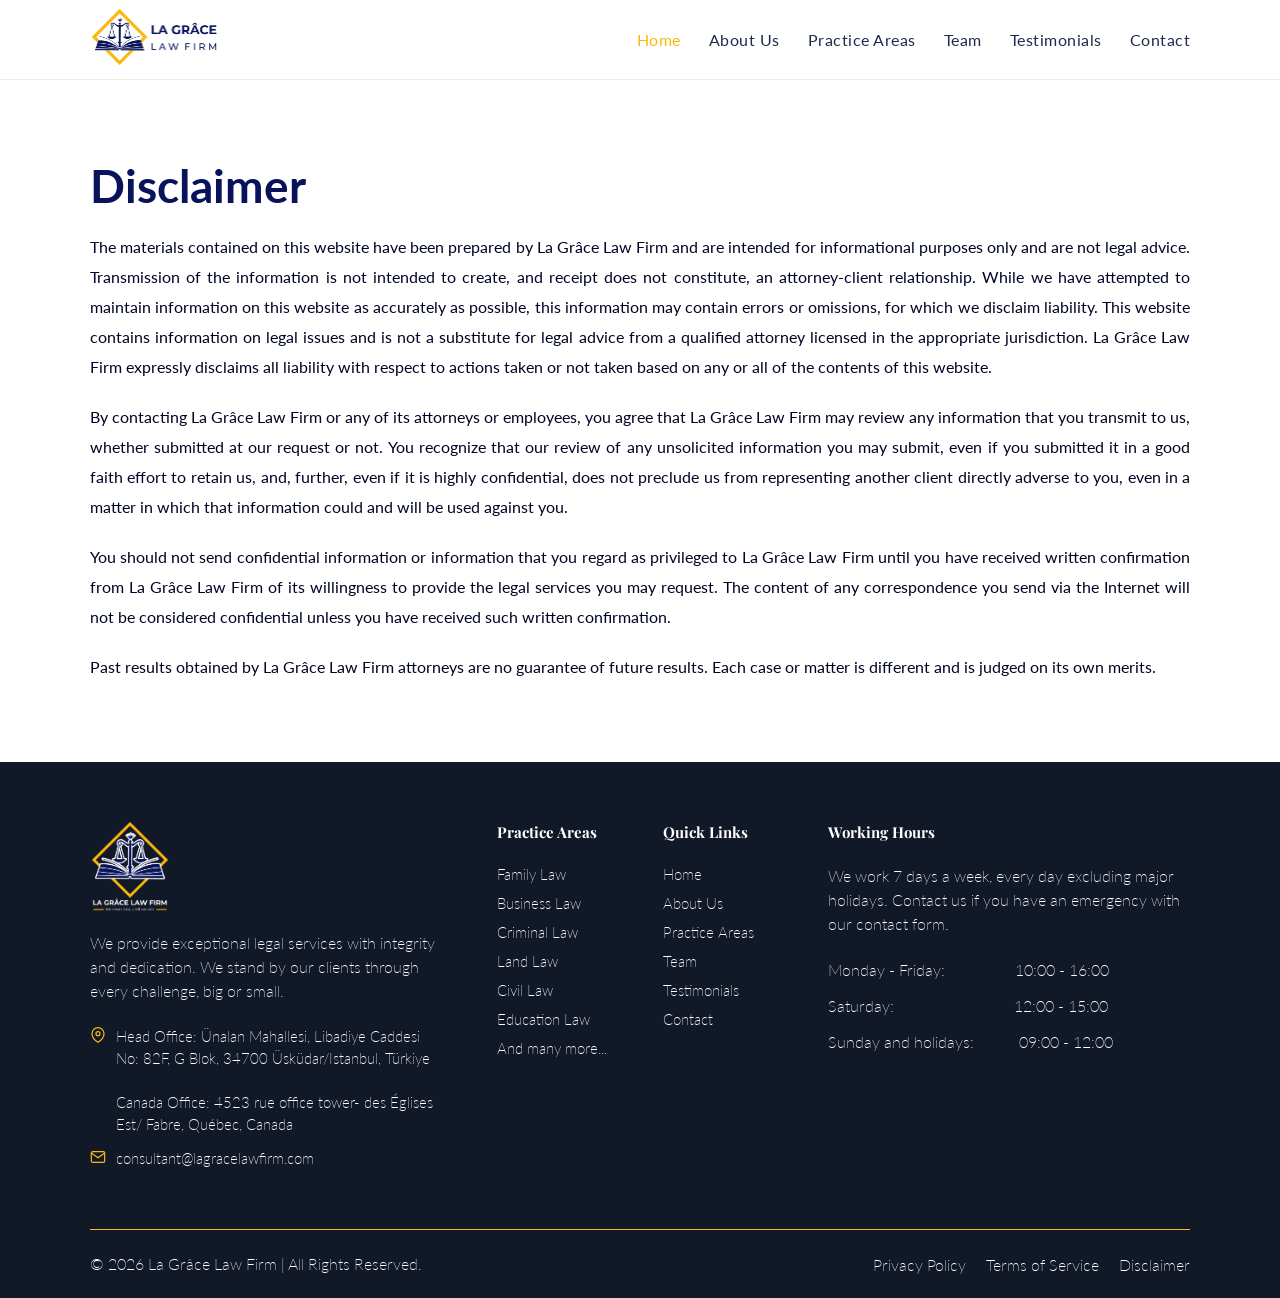
<file: disclaimer.html>
<!doctype html>
<html lang="en">
  <head>
    <meta charset="UTF-8" />
    <meta name="viewport" content="width=device-width, initial-scale=1.0" />
    <link
      href="https://fonts.googleapis.com/css2?family=Playfair+Display:wght@400;500;600;700&family=Lato:wght@300;400;600;700&display=swap"
      rel="stylesheet"
    />
    <link rel="stylesheet" href="css/style.css" />
    <link rel="icon" href="img/favicon.png" type="image/x-icon" />
    <title>La Grâce Law Firm</title>
  </head>
  <body>
    <!-- NAVBAR -->
    <nav id="navbar">
      <div class="nav-logo">
        <img src="img/site_logo.png" alt="" />
      </div>

      <div class="nav-links" id="navLinks">
        <a href="index.html" class="active">Home</a>
        <a href="about-us.html">About Us</a>
        <a href="practice-areas.html">Practice Areas</a>
        <a href="team.html">Team</a>
        <a href="testimonials.html">Testimonials</a>
        <a href="contact.html">Contact</a>
      </div>
      <div class="hamburger" id="hamburger" onclick="toggleNav()">
        <span></span><span></span><span></span>
      </div>
    </nav>

    <!-- HERO -->
    <section class="privacy-policy">
      <div class="privacy-content">
        <h3>Disclaimer</h3>
        <div class="gap"></div>
        <p>
          The materials contained on this website have been prepared by La Grâce
          Law Firm and are intended for informational purposes only and are not
          legal advice. Transmission of the information is not intended to
          create, and receipt does not constitute, an attorney-client
          relationship. While we have attempted to maintain information on this
          website as accurately as possible, this information may contain errors
          or omissions, for which we disclaim liability. This website contains
          information on legal issues and is not a substitute for legal advice
          from a qualified attorney licensed in the appropriate jurisdiction. La
          Grâce Law Firm expressly disclaims all liability with respect to
          actions taken or not taken based on any or all of the contents of this
          website.
        </p>

        <div class="gap"></div>
        <p>
          By contacting La Grâce Law Firm or any of its attorneys or employees,
          you agree that La Grâce Law Firm may review any information that you
          transmit to us, whether submitted at our request or not. You recognize
          that our review of any unsolicited information you may submit, even if
          you submitted it in a good faith effort to retain us, and, further,
          even if it is highly confidential, does not preclude us from
          representing another client directly adverse to you, even in a matter
          in which that information could and will be used against you.
        </p>

        <div class="gap"></div>
        <p>
          You should not send confidential information or information that you
          regard as privileged to La Grâce Law Firm until you have received
          written confirmation from La Grâce Law Firm of its willingness to
          provide the legal services you may request. The content of any
          correspondence you send via the Internet will not be considered
          confidential unless you have received such written confirmation.
        </p>

        <div class="gap"></div>
        <p>
          Past results obtained by La Grâce Law Firm attorneys are no guarantee
          of future results. Each case or matter is different and is judged on
          its own merits.
        </p>
      </div>
    </section>

    <!-- FOOTER -->
    <footer>
      <div class="footer-grid">
        <div class="footer-brand">
          <div class="footer-logo">
            <img src="img/footer-logo.png" alt="Footer Logo" />
          </div>
          <p class="footer-about">
            We provide exceptional legal services with integrity and dedication.
            We stand by our clients through every challenge, big or small.
          </p>
          <div class="footer-contact-item">
            <svg viewBox="0 0 24 24">
              <path d="M21 10c0 7-9 13-9 13s-9-6-9-13a9 9 0 0 1 18 0z" />
              <circle cx="12" cy="10" r="3" />
            </svg>
            <span
              >Head Office: Ünalan Mahallesi, Libadiye Caddesi <br />No: 82F, G
              Blok, 34700 Üsküdar/Istanbul, Türkiye
              <br />
              <br />
              Canada Office: 4523 rue office tower- des Églises <br />Est/
              Fabre, Québec, Canada
            </span>
          </div>

          <div class="footer-contact-item">
            <svg viewBox="0 0 24 24">
              <path
                d="M4 4h16c1.1 0 2 .9 2 2v12c0 1.1-.9 2-2 2H4c-1.1 0-2-.9-2-2V6c0-1.1.9-2 2-2z"
              />
              <polyline points="22,6 12,13 2,6" />
            </svg>
            <span>consultant@lagracelawfirm.com</span>
          </div>
        </div>
        <div>
          <div class="footer-col-title">Practice Areas</div>
          <ul class="footer-links">
            <li><a href="#">Family Law</a></li>
            <li><a href="#">Business Law</a></li>
            <li><a href="#">Criminal Law</a></li>
            <li><a href="#">Land Law</a></li>
            <li><a href="#">Civil Law</a></li>
            <li><a href="#">Education Law</a></li>
            <li><a href="#">And many more...</a></li>
          </ul>
        </div>
        <div>
          <div class="footer-col-title">Quick Links</div>
          <ul class="footer-links">
            <li><a href="index.html">Home</a></li>
            <li><a href="about-us.html">About Us</a></li>
            <li><a href="practice-areas.html">Practice Areas</a></li>
            <li><a href="team.html">Team</a></li>
            <li><a href="testimonials.html">Testimonials</a></li>
            <li><a href="contact.html">Contact</a></li>
          </ul>
        </div>
        <div>
          <div class="footer-col-title">Working Hours</div>
          <p class="working-sub">
            We work 7 days a week, every day excluding major holidays. Contact
            us if you have an emergency with our contact form.
          </p>
          <div>
            <div class="working-hours1">
              <p class="working-sub">Monday - Friday:</p>
              <p class="working-sub">10:00 - 16:00</p>
            </div>
            <div class="working-hours2">
              <p class="working-sub">Saturday:</p>
              <p class="working-sub">12:00 - 15:00</p>
            </div>
            <div class="working-hours3">
              <p class="working-sub">Sunday and holidays:</p>
              <p class="working-sub">09:00 - 12:00</p>
            </div>
          </div>
        </div>
      </div>
      <div class="footer-bottom">
        <div class="footer-copy">
          © 2026 La Grâce Law Firm | All Rights Reserved.
        </div>
        <div class="footer-btm-links">
          <a href="privacy-policy.html">Privacy Policy</a>
          <a href="terms-of-service.html">Terms of Service</a>
          <a href="disclaimer.html">Disclaimer</a>
        </div>
      </div>
    </footer>

    <script src="js/script.js"></script>
  </body>
</html>
</file>
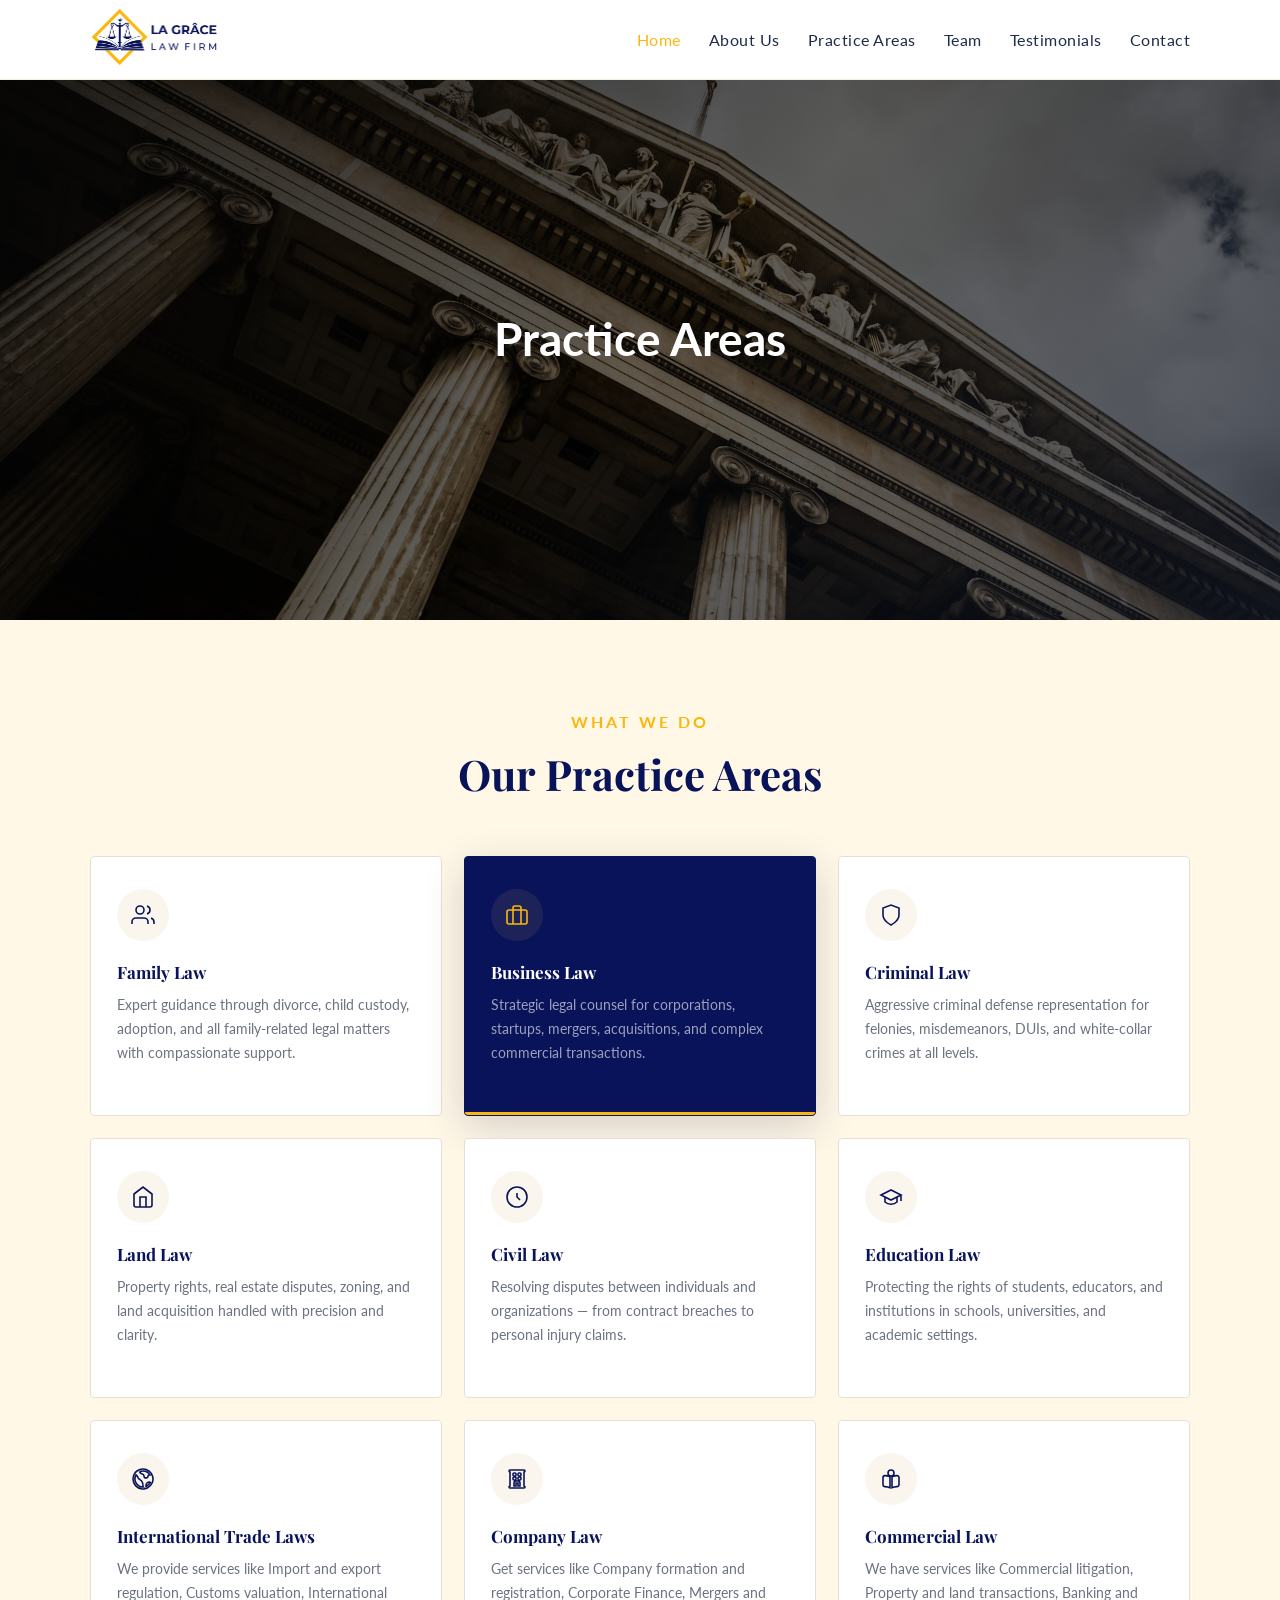
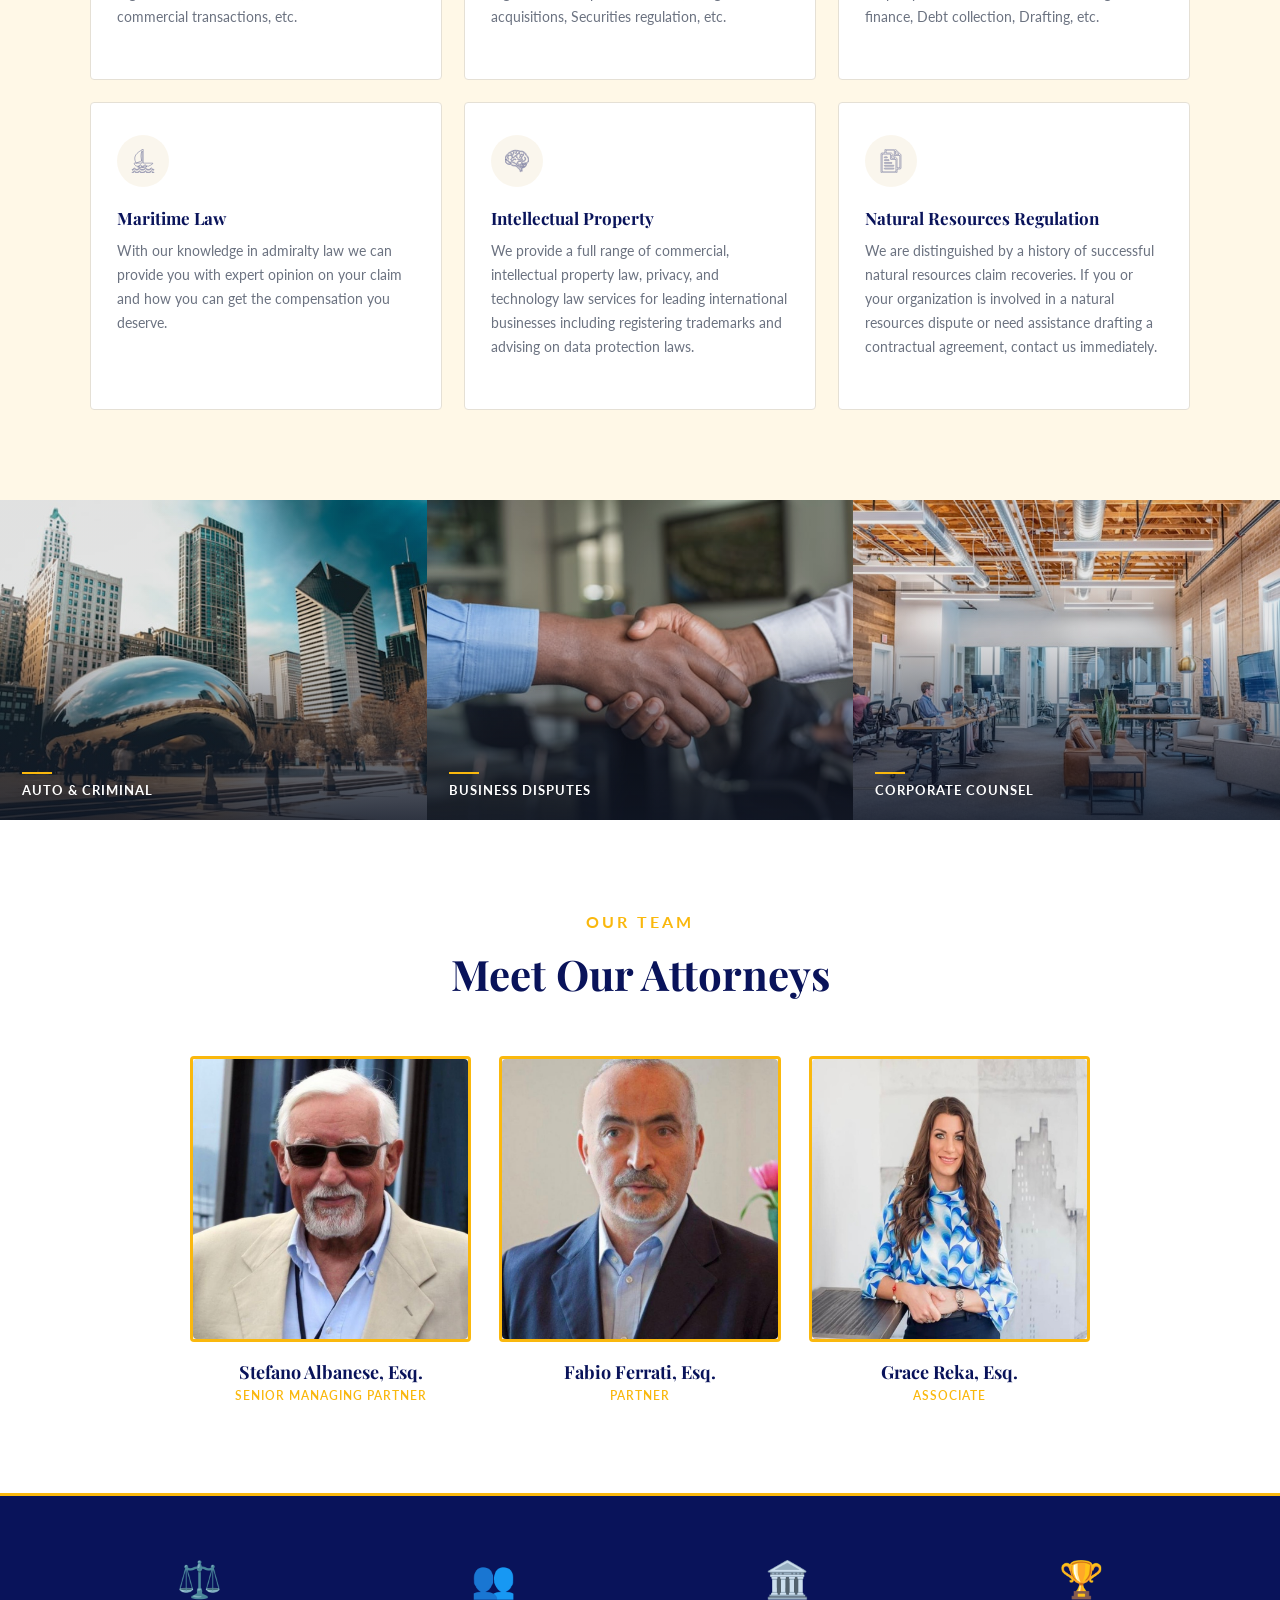
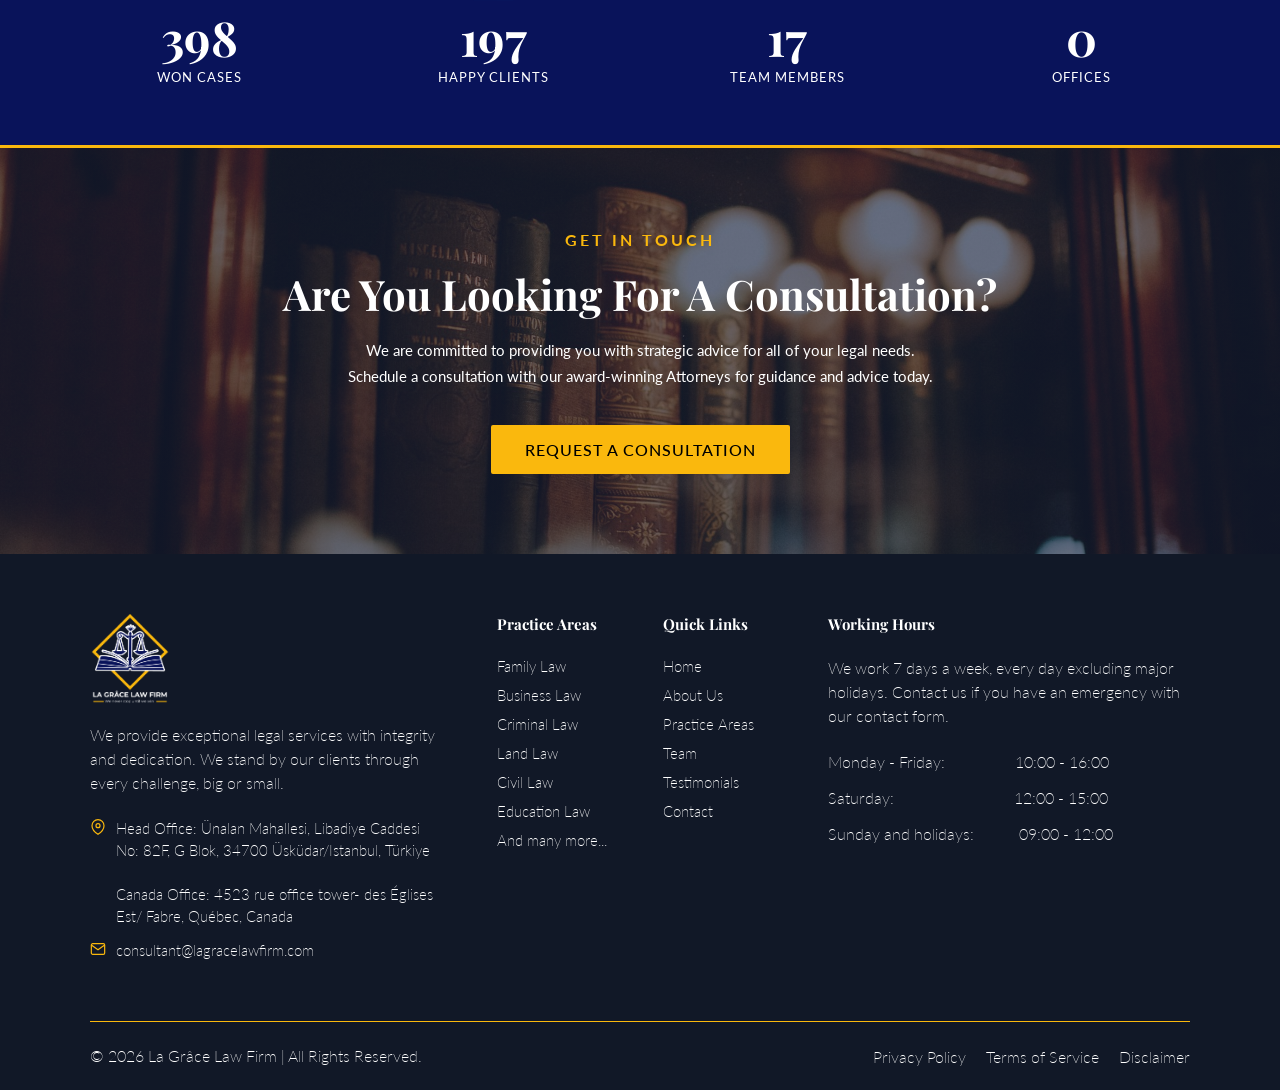
<file: practice-areas.html>
<!doctype html>
<html lang="en">
  <head>
    <meta charset="UTF-8" />
    <meta name="viewport" content="width=device-width, initial-scale=1.0" />
    <link
      href="https://fonts.googleapis.com/css2?family=Playfair+Display:wght@400;500;600;700&family=Lato:wght@300;400;600;700&display=swap"
      rel="stylesheet"
    />
    <link rel="stylesheet" href="css/style.css" />
    <link rel="icon" href="img/favicon.png" type="image/x-icon" />
    <title>La Grâce Law Firm</title>
  </head>
  <body>
    <!-- NAVBAR -->
    <nav id="navbar">
      <div class="nav-logo">
        <img src="img/site_logo.png" alt="" />
      </div>

      <div class="nav-links" id="navLinks">
        <a href="index.html" class="active">Home</a>
        <a href="about-us.html">About Us</a>
        <a href="practice-areas.html">Practice Areas</a>
        <a href="team.html">Team</a>
        <a href="testimonials.html">Testimonials</a>
        <a href="contact.html">Contact</a>
      </div>
      <!-- <button class="nav-cta">Book Consultation</button> -->
      <div class="hamburger" id="hamburger" onclick="toggleNav()">
        <span></span><span></span><span></span>
      </div>
    </nav>

    <!-- HERO -->
    <section class="practice-areas-hero">
      <div class="hero-content">
        <h1 class="practice-areas-hero-title">Practice Areas</h1>
      </div>
    </section>

    <!-- PRACTICE AREAS -->
    <section class="practice" id="practice">
      <div class="section-header">
        <p class="section-pre">What We Do</p>
        <h2 class="section-title">Our Practice Areas</h2>
      </div>
      <div class="practice-grid">
        <div class="practice-card">
          <div class="pc-icon">
            <svg viewBox="0 0 24 24">
              <path d="M17 21v-2a4 4 0 0 0-4-4H5a4 4 0 0 0-4 4v2" />
              <circle cx="9" cy="7" r="4" />
              <path d="M23 21v-2a4 4 0 0 0-3-3.87" />
              <path d="M16 3.13a4 4 0 0 1 0 7.75" />
            </svg>
          </div>
          <div class="pc-title">Family Law</div>
          <div class="pc-desc">
            Expert guidance through divorce, child custody, adoption, and all
            family-related legal matters with compassionate support.
          </div>
          <!-- <a href="#" class="pc-link">Explore →</a> -->
        </div>
        <div class="practice-card active">
          <div class="pc-icon">
            <svg viewBox="0 0 24 24">
              <rect x="2" y="7" width="20" height="14" rx="2" />
              <path d="M16 21V5a2 2 0 0 0-2-2h-4a2 2 0 0 0-2 2v16" />
            </svg>
          </div>
          <div class="pc-title">Business Law</div>
          <div class="pc-desc">
            Strategic legal counsel for corporations, startups, mergers,
            acquisitions, and complex commercial transactions.
          </div>
        </div>
        <div class="practice-card">
          <div class="pc-icon">
            <svg viewBox="0 0 24 24">
              <path d="M12 22s8-4 8-10V5l-8-3-8 3v7c0 6 8 10 8 10z" />
            </svg>
          </div>
          <div class="pc-title">Criminal Law</div>
          <div class="pc-desc">
            Aggressive criminal defense representation for felonies,
            misdemeanors, DUIs, and white-collar crimes at all levels.
          </div>
        </div>
        <div class="practice-card">
          <div class="pc-icon">
            <svg viewBox="0 0 24 24">
              <path d="M3 9l9-7 9 7v11a2 2 0 0 1-2 2H5a2 2 0 0 1-2-2z" />
              <polyline points="9 22 9 12 15 12 15 22" />
            </svg>
          </div>
          <div class="pc-title">Land Law</div>
          <div class="pc-desc">
            Property rights, real estate disputes, zoning, and land acquisition
            handled with precision and clarity.
          </div>
        </div>
        <div class="practice-card">
          <div class="pc-icon">
            <svg viewBox="0 0 24 24">
              <circle cx="12" cy="12" r="10" />
              <path d="M12 8v4l3 3" />
            </svg>
          </div>
          <div class="pc-title">Civil Law</div>
          <div class="pc-desc">
            Resolving disputes between individuals and organizations — from
            contract breaches to personal injury claims.
          </div>
        </div>
        <div class="practice-card">
          <div class="pc-icon">
            <svg viewBox="0 0 24 24">
              <path d="M22 10v6M2 10l10-5 10 5-10 5z" />
              <path d="M6 12v5c3 3 9 3 12 0v-5" />
            </svg>
          </div>
          <div class="pc-title">Education Law</div>
          <div class="pc-desc">
            Protecting the rights of students, educators, and institutions in
            schools, universities, and academic settings.
          </div>
        </div>
        <div class="practice-card">
          <div class="pc-icon">
            <svg
              class="w-6 h-6 text-gray-800 dark:text-white"
              aria-hidden="true"
              xmlns="http://www.w3.org/2000/svg"
              width="24"
              height="24"
              fill="currentColor"
              viewBox="0 0 24 24"
            >
              <path
                fill-rule="evenodd"
                d="M8.64 4.737A7.97 7.97 0 0 1 12 4a7.997 7.997 0 0 1 6.933 4.006h-.738c-.65 0-1.177.25-1.177.9 0 .33 0 2.04-2.026 2.008-1.972 0-1.972-1.732-1.972-2.008 0-1.429-.787-1.65-1.752-1.923-.374-.105-.774-.218-1.166-.411-1.004-.497-1.347-1.183-1.461-1.835ZM6 4a10.06 10.06 0 0 0-2.812 3.27A9.956 9.956 0 0 0 2 12c0 5.289 4.106 9.619 9.304 9.976l.054.004a10.12 10.12 0 0 0 1.155.007h.002a10.024 10.024 0 0 0 1.5-.19 9.925 9.925 0 0 0 2.259-.754 10.041 10.041 0 0 0 4.987-5.263A9.917 9.917 0 0 0 22 12a10.025 10.025 0 0 0-.315-2.5A10.001 10.001 0 0 0 12 2a9.964 9.964 0 0 0-6 2Zm13.372 11.113a2.575 2.575 0 0 0-.75-.112h-.217A3.405 3.405 0 0 0 15 18.405v1.014a8.027 8.027 0 0 0 4.372-4.307ZM12.114 20H12A8 8 0 0 1 5.1 7.95c.95.541 1.421 1.537 1.835 2.415.209.441.403.853.637 1.162.54.712 1.063 1.019 1.591 1.328.52.305 1.047.613 1.6 1.316 1.44 1.825 1.419 4.366 1.35 5.828Z"
                clip-rule="evenodd"
              />
            </svg>
          </div>
          <div class="pc-title">International Trade Laws</div>
          <div class="pc-desc">
            We provide services like Import and export regulation, Customs
            valuation, International commercial transactions, etc.
          </div>
        </div>
        <div class="practice-card">
          <div class="pc-icon">
            <svg
              class="w-6 h-6 text-gray-800 dark:text-white"
              aria-hidden="true"
              xmlns="http://www.w3.org/2000/svg"
              width="24"
              height="24"
              fill="currentColor"
              viewBox="0 0 24 24"
            >
              <path
                fill-rule="evenodd"
                d="M4 4a1 1 0 0 1 1-1h14a1 1 0 1 1 0 2v14a1 1 0 1 1 0 2H5a1 1 0 1 1 0-2V5a1 1 0 0 1-1-1Zm5 2a1 1 0 0 0-1 1v1a1 1 0 0 0 1 1h1a1 1 0 0 0 1-1V7a1 1 0 0 0-1-1H9Zm5 0a1 1 0 0 0-1 1v1a1 1 0 0 0 1 1h1a1 1 0 0 0 1-1V7a1 1 0 0 0-1-1h-1Zm-5 4a1 1 0 0 0-1 1v1a1 1 0 0 0 1 1h1a1 1 0 0 0 1-1v-1a1 1 0 0 0-1-1H9Zm5 0a1 1 0 0 0-1 1v1a1 1 0 0 0 1 1h1a1 1 0 0 0 1-1v-1a1 1 0 0 0-1-1h-1Zm-3 4a2 2 0 0 0-2 2v3h2v-3h2v3h2v-3a2 2 0 0 0-2-2h-2Z"
                clip-rule="evenodd"
              />
            </svg>
          </div>
          <div class="pc-title">Company Law</div>
          <div class="pc-desc">
            Get services like Company formation and registration, Corporate
            Finance, Mergers and acquisitions, Securities regulation, etc.
          </div>
        </div>
        <div class="practice-card">
          <div class="pc-icon">
            <svg
              class="w-6 h-6 text-gray-800 dark:text-white"
              aria-hidden="true"
              xmlns="http://www.w3.org/2000/svg"
              width="24"
              height="24"
              fill="currentColor"
              viewBox="0 0 24 24"
            >
              <path
                d="M9 6c0-1.65685 1.3431-3 3-3s3 1.34315 3 3-1.3431 3-3 3-3-1.34315-3-3Zm2 3.62992c-.1263-.04413-.25-.08799-.3721-.13131-1.33928-.47482-2.49256-.88372-4.77995-.8482C4.84875 8.66593 4 9.46413 4 10.5v7.2884c0 1.0878.91948 1.8747 1.92888 1.8616 1.283-.0168 2.04625.1322 2.79671.3587.29285.0883.57733.1863.90372.2987l.00249.0008c.11983.0413.24534.0845.379.1299.2989.1015.6242.2088.9892.3185V9.62992Zm2-.00374V20.7551c.5531-.1678 1.0379-.3374 1.4545-.4832.2956-.1034.5575-.1951.7846-.2653.7257-.2245 1.4655-.3734 2.7479-.3566.5019.0065.9806-.1791 1.3407-.4788.3618-.3011.6723-.781.6723-1.3828V10.5c0-.58114-.2923-1.05022-.6377-1.3503-.3441-.29904-.8047-.49168-1.2944-.49929-2.2667-.0352-3.386.36906-4.6847.83812-.1256.04539-.253.09138-.3832.13765Z"
              />
            </svg>
          </div>
          <div class="pc-title">Commercial Law</div>
          <div class="pc-desc">
            We have services like Commercial litigation, Property and land
            transactions, Banking and finance, Debt collection, Drafting, etc.
          </div>
        </div>
        <div class="practice-card">
          <div class="pc-icon">
            <?xml version="1.0" encoding="utf-8"?><svg
              version="1.1"
              id="Layer_1"
              xmlns="http://www.w3.org/2000/svg"
              xmlns:xlink="http://www.w3.org/1999/xlink"
              x="0px"
              y="0px"
              viewBox="0 0 113.74 122.88"
              style="enable-background: new 0 0 113.74 122.88"
              xml:space="preserve"
            >
              <style type="text/css">
                .st0 {
                  fill-rule: evenodd;
                  clip-rule: evenodd;
                }
              </style>
              <g>
                <path
                  class="st0"
                  d="M11.98,76.68c-1.28-2.62-0.71-4.04,1.52-4.4l38.95,0.05l0-0.06V10.68c-10.63,18.33-4.47,36.89-3.21,46.21 c0.2,1.51,1.09,4.11-0.75,4.7l-24.47,9.79c-0.85,0.27-1.59,0.24-2.21-0.09c-1.22-0.65-2.31-3.45-2.9-4.75 C8.6,43.61,17.96,25.91,39.98,11.6c2.99-1.95,9.02-5.81,12.46-6.38v-2.5c0-1.5,1.22-2.71,2.71-2.71c1.5,0,2.71,1.22,2.71,2.71 v69.56l0,0.07l47.12,0.06c2.47-0.13,3.2,2.17,1.46,3.56c-5.81,4.5-13.77,8.89-22.68,12.34c-3.41-0.18-6.7-0.97-9.38-2.32 c-2.42-1.22-4.31-2.89-5.25-4.97l0,0c-0.12-0.27-0.31-0.52-0.57-0.71c-0.8-0.6-1.94-0.43-2.53,0.38c-2.31,3.1-4.66,5.27-6.96,6.54 c-1.76,0.97-3.47,1.4-5.1,1.31c-1.61-0.09-3.18-0.7-4.67-1.8c-1.72-1.28-3.32-3.22-4.75-5.8c-0.18-0.36-0.49-0.65-0.88-0.83 c-0.92-0.4-1.99,0.01-2.39,0.93c-1.14,2.59-3.11,4.43-5.5,5.61c-2.26,1.11-4.9,1.64-7.58,1.62c-2.69-0.01-5.4-0.58-7.8-1.64 c-0.08-0.03-0.15-0.07-0.23-0.1C16.97,83.91,14.2,80.66,11.98,76.68L11.98,76.68z M1.81,108.43c-0.95,0.05-1.76-0.68-1.81-1.64 c-0.05-0.95,0.68-1.76,1.64-1.81c2.32-0.13,4.03-0.83,5.39-2.01c1.44-1.25,2.59-3.09,3.71-5.41c0.42-0.86,1.45-1.22,2.31-0.8 c0.4,0.2,0.7,0.53,0.85,0.92c1.35,2.68,3.62,4.65,6.25,5.81c1.75,0.77,3.64,1.18,5.51,1.18c1.86,0,3.7-0.39,5.36-1.2 c2.21-1.09,4.11-2.95,5.31-5.69c0.38-0.87,1.41-1.27,2.28-0.89c0.37,0.16,0.66,0.45,0.84,0.78c0.93,1.67,2.18,3.06,3.65,4.16 c2.56,1.91,5.79,2.95,9.17,3.09c3.41,0.14,6.95-0.64,10.1-2.37c2.22-1.22,4.23-2.92,5.86-5.1c0.57-0.77,1.65-0.93,2.41-0.36 c0.25,0.18,0.43,0.42,0.55,0.68l0,0c1.05,2.32,2.96,4.1,5.3,5.28c2.13,1.07,4.62,1.65,7.15,1.71c2.54,0.05,5.11-0.43,7.43-1.48 c2.75-1.24,5.13-3.3,6.6-6.22c0.43-0.85,1.47-1.19,2.32-0.76c0.4,0.2,0.68,0.53,0.83,0.91l0,0c1.09,2.76,2.67,4.82,4.57,6.09 c1.85,1.23,4.04,1.72,6.38,1.38c0.94-0.14,1.82,0.52,1.96,1.46c0.14,0.94-0.52,1.82-1.46,1.96c-3.2,0.47-6.22-0.21-8.8-1.93 c-1.73-1.15-3.24-2.76-4.45-4.8c-1.76,2.25-4.02,3.93-6.53,5.06c-2.78,1.26-5.88,1.84-8.92,1.78c-3.04-0.06-6.05-0.76-8.64-2.07 c-2.22-1.12-4.15-2.68-5.58-4.66c-1.59,1.68-3.39,3.05-5.32,4.12c-3.7,2.04-7.88,2.96-11.9,2.79c-4.05-0.17-7.96-1.44-11.09-3.76 c-1.1-0.82-2.11-1.77-2.99-2.85c-1.48,2.16-3.39,3.75-5.53,4.8c-2.14,1.05-4.5,1.56-6.87,1.55c-2.36,0-4.73-0.51-6.9-1.46 c-2.44-1.08-4.65-2.74-6.34-4.91c-0.91,1.51-1.92,2.79-3.13,3.84C7.35,107.27,4.98,108.26,1.81,108.43L1.81,108.43z M1.81,122.88 c-0.95,0.05-1.76-0.68-1.81-1.64c-0.05-0.95,0.68-1.76,1.64-1.81c2.32-0.13,4.03-0.83,5.39-2.01c1.44-1.25,2.59-3.09,3.71-5.41 c0.42-0.86,1.45-1.22,2.31-0.8c0.4,0.2,0.7,0.53,0.85,0.92c1.35,2.68,3.62,4.65,6.25,5.81c1.75,0.77,3.64,1.18,5.51,1.18 c1.86,0,3.7-0.39,5.36-1.2c2.21-1.09,4.11-2.95,5.31-5.69c0.38-0.87,1.41-1.27,2.28-0.89c0.37,0.16,0.66,0.45,0.84,0.78 c0.93,1.67,2.18,3.06,3.65,4.16c2.56,1.91,5.79,2.95,9.17,3.09c3.41,0.14,6.95-0.64,10.1-2.37c2.22-1.22,4.23-2.92,5.86-5.1 c0.57-0.77,1.65-0.93,2.41-0.36c0.25,0.18,0.43,0.42,0.55,0.68l0,0c1.05,2.32,2.96,4.1,5.3,5.28c2.13,1.07,4.62,1.65,7.15,1.71 c2.54,0.05,5.11-0.43,7.43-1.48c2.75-1.24,5.13-3.3,6.6-6.22c0.43-0.85,1.47-1.19,2.32-0.76c0.4,0.2,0.68,0.53,0.83,0.91l0,0 c1.09,2.76,2.67,4.82,4.57,6.09c1.85,1.23,4.04,1.72,6.38,1.38c0.94-0.14,1.82,0.52,1.96,1.46c0.14,0.94-0.52,1.82-1.46,1.96 c-3.2,0.47-6.22-0.21-8.8-1.93c-1.73-1.15-3.24-2.76-4.45-4.8c-1.76,2.25-4.02,3.93-6.53,5.06c-2.78,1.26-5.88,1.84-8.92,1.78 c-3.05-0.06-6.05-0.76-8.64-2.07c-2.22-1.12-4.15-2.68-5.58-4.66c-1.59,1.68-3.39,3.05-5.32,4.12c-3.7,2.04-7.88,2.96-11.9,2.79 c-4.05-0.17-7.96-1.44-11.09-3.76c-1.1-0.82-2.11-1.77-2.99-2.85c-1.48,2.16-3.39,3.75-5.53,4.8c-2.14,1.05-4.5,1.56-6.87,1.55 c-2.36,0-4.73-0.51-6.9-1.46c-2.44-1.08-4.65-2.74-6.34-4.91c-0.92,1.51-1.92,2.79-3.13,3.84C7.35,121.71,4.98,122.71,1.81,122.88 L1.81,122.88z M76.73,90.77c-15.92,5-33.72,6.69-47.46,1.08c2.84-0.12,5.63-0.76,8.09-1.97c2.2-1.08,4.14-2.61,5.62-4.62 c1.28,1.81,2.67,3.27,4.15,4.37c2.06,1.54,4.29,2.38,6.63,2.51c2.31,0.13,4.69-0.45,7.05-1.75c2.18-1.2,4.35-3.03,6.47-5.5 c1.38,1.76,3.26,3.21,5.47,4.32C73.98,89.84,75.32,90.36,76.73,90.77L76.73,90.77z"
                />
              </g>
            </svg>
          </div>
          <div class="pc-title">Maritime Law</div>
          <div class="pc-desc">
            With our knowledge in admiralty law we can provide you with expert
            opinion on your claim and how you can get the compensation you
            deserve.
          </div>
        </div>
        <div class="practice-card">
          <div class="pc-icon">
            <?xml version="1.0" encoding="utf-8"?><svg
              version="1.1"
              id="Layer_1"
              xmlns="http://www.w3.org/2000/svg"
              xmlns:xlink="http://www.w3.org/1999/xlink"
              x="0px"
              y="0px"
              viewBox="0 0 122.88 110.33"
              style="enable-background: new 0 0 122.88 110.33"
              xml:space="preserve"
            >
              <g>
                <path
                  d="M13.9,67.74c1.15,0.54,2.34,0.96,3.59,1.28c1.24,0.32,2.54,0.55,3.87,0.67c1.18,0.11,2.4,0.15,3.65,0.12 c1.08-0.03,2.2-0.11,3.35-0.24c-0.26-1.96-0.39-3.7-0.34-5.26c0.05-1.73,0.33-3.22,0.89-4.53c0.52-1.21,1.26-2.23,2.27-3.08 c0.82-0.7,1.82-1.28,3.03-1.76c-0.79-0.75-1.51-1.43-2.14-2.07c-0.8-0.81-1.46-1.55-1.97-2.27c-1.28-1.79-1.7-3.34-1.08-4.99 c0.59-1.56,2.17-3.15,4.91-5.1c1.41-1,2-1.88,2.17-2.75c0.18-0.88-0.07-1.83-0.34-2.88c-0.15-0.6-0.31-1.22-0.43-1.83 c-0.12-0.59-0.21-1.2-0.25-1.86c-1.03-0.96-2.52-2.26-4.32-3.09c-1.85-0.85-4.05-1.22-6.43-0.21c-0.44,0.18-0.91,0.17-1.31,0.01 c-0.41-0.17-0.75-0.49-0.93-0.92l0,0c-0.18-0.44-0.17-0.9-0.01-1.31c0.17-0.41,0.49-0.75,0.92-0.93l0.01,0 c2.86-1.21,5.46-1.09,7.69-0.38c1.91,0.61,3.55,1.66,4.87,2.7c0.24-0.8,0.58-1.65,1.05-2.55c0.61-1.18,1.44-2.45,2.55-3.83 c0.49-0.6,0.97-1.23,1.43-1.9c0.46-0.67,0.89-1.41,1.28-2.23c0.39-0.83,0.74-1.77,1.02-2.86c0.28-1.1,0.5-2.34,0.63-3.78h0 c0.04-0.47,0.27-0.88,0.61-1.17c0.34-0.28,0.78-0.44,1.25-0.4c0.47,0.04,0.88,0.27,1.17,0.61l0.03,0.04 c0.26,0.33,0.41,0.76,0.37,1.22l-0.01,0.05c-0.15,1.64-0.4,3.07-0.73,4.34c-0.34,1.29-0.75,2.41-1.22,3.41 c-0.47,1.01-0.99,1.88-1.52,2.67c-0.53,0.78-1.08,1.48-1.62,2.16c-1.23,1.53-2.04,2.89-2.55,4.1c-0.49,1.17-0.7,2.21-0.75,3.15 c0.04,0.14,0.06,0.29,0.05,0.44c0,0.15-0.02,0.3-0.06,0.44c0.03,0.54,0.1,1.05,0.2,1.55c0.11,0.55,0.23,1.04,0.36,1.51 c0.42,1.62,0.79,3.08,0.48,4.59c-0.32,1.52-1.32,3.03-3.64,4.68c-1.83,1.3-2.89,2.28-3.33,3.14c-0.37,0.73-0.23,1.4,0.3,2.16 c0.79,1.12,2.24,2.49,4.11,4.25c0.77-1.74,1.69-3.21,2.74-4.41c1.2-1.37,2.57-2.39,4.11-3.08c1.7-0.76,3.57-1.1,5.6-1.03 c2.02,0.06,4.2,0.52,6.53,1.35c0.45,0.16,0.79,0.49,0.98,0.89c0.19,0.39,0.22,0.85,0.07,1.29l-0.02,0.05 c-0.16,0.44-0.49,0.77-0.88,0.95c-0.39,0.19-0.85,0.22-1.29,0.07l-0.04-0.01c-1.94-0.69-3.71-1.08-5.31-1.14 c-1.58-0.07-3,0.17-4.25,0.73c-1.24,0.55-2.34,1.44-3.31,2.66c-0.98,1.25-1.81,2.85-2.49,4.82l0,0c-0.06,0.17-0.15,0.33-0.25,0.48 c-0.09,0.12-0.2,0.23-0.32,0.32l-0.02,0.03c-0.01,0.02-0.04,0.05-0.08,0.09c-0.12,0.13-0.26,0.23-0.4,0.31 c-0.13,0.07-0.26,0.13-0.4,0.16c-0.02,0.01-0.05,0.02-0.08,0.02l-0.01,0c-1.66,0.37-2.93,0.86-3.89,1.49 c-0.93,0.61-1.55,1.35-1.94,2.25c-0.43,1-0.62,2.24-0.63,3.73c-0.01,1.53,0.18,3.32,0.49,5.41l0,0.02 c0.01,0.05,0.01,0.11,0.01,0.17c0.9,1.13,1.95,2.09,3.12,2.91c1.23,0.86,2.6,1.56,4.1,2.13c1.61,0.62,3.36,1.08,5.23,1.41 c1.87,0.33,3.86,0.54,5.95,0.65c0.1,0,0.19,0.02,0.28,0.04l0,0c0.09,0.02,0.18,0.04,0.26,0.08c1.09,0.34,2.4,0.43,3.89,0.31 c1.53-0.12,3.23-0.46,5.06-0.95c1.93-0.52,3.98-1.22,6.1-2.02c2.12-0.8,4.33-1.72,6.56-2.68l0.03-0.01 c0.05-0.02,0.11-0.04,0.16-0.06c0.07-0.02,0.13-0.04,0.19-0.05L85,69.12V62.1c0-0.03,0-0.07,0.01-0.1l0-0.05 c0.1-1.15,0.3-2.19,0.59-3.1c0.3-0.93,0.69-1.73,1.18-2.41c0.53-0.74,1.17-1.33,1.91-1.77c0.73-0.43,1.56-0.71,2.48-0.83 c0.06-0.01,0.1-0.02,0.14-0.02l0.01,0c0.05,0,0.09-0.01,0.13-0.01l1.29,0.02v0l0.05,0c2.79,0.04,5.36,0.07,7.3-2.12 c1-1.12,1.64-2.3,2.01-3.52c0.37-1.22,0.46-2.48,0.34-3.75c-0.12-1.34-0.47-2.69-0.95-4.04c-0.49-1.36-1.13-2.69-1.83-3.98 c-0.23-0.42-0.26-0.89-0.14-1.31c0.12-0.42,0.41-0.8,0.83-1.02l0.01,0c0.41-0.22,0.88-0.26,1.3-0.13c0.42,0.12,0.8,0.41,1.02,0.83 l0,0c0.79,1.44,1.51,2.97,2.07,4.53c0.57,1.58,0.97,3.2,1.12,4.83c0.15,1.7,0.03,3.4-0.47,5.06c-0.5,1.66-1.38,3.27-2.73,4.79 c-2.99,3.36-6.33,3.31-9.95,3.26v0l-0.05,0c-0.23,0-0.49-0.01-1.1-0.01c-0.43,0.06-0.81,0.19-1.14,0.39 c-0.33,0.2-0.62,0.46-0.87,0.8c-0.29,0.4-0.53,0.91-0.72,1.51c-0.19,0.62-0.32,1.33-0.4,2.15v6.12l10.93-2.82l0,0l0.02,0 c0.02-0.01,0.04-0.01,0.07-0.02l13-2.54c0.63-0.41,1.22-0.85,1.76-1.31c0.58-0.49,1.1-0.99,1.56-1.51 c1.43-1.59,2.39-3.37,2.97-5.27c0.62-2.05,0.79-4.25,0.59-6.49c-0.19-2.17-0.72-4.38-1.52-6.55c-0.85-2.32-1.99-4.59-3.34-6.73 c-0.94-1.49-1.99-2.92-3.1-4.25c-1.13-1.34-2.32-2.58-3.54-3.68c-0.1-0.09-0.19-0.19-0.26-0.29c-0.07-0.1-0.13-0.2-0.17-0.31 l-0.01-0.03c-1.07-2.65-2.27-5.18-3.74-7.47c-1.46-2.28-3.2-4.32-5.34-6.01c-2.14-1.69-4.7-3.04-7.84-3.94 c-3.16-0.91-6.9-1.37-11.36-1.26c-0.11,0-0.21,0-0.3-0.02c-0.09-0.01-0.18-0.04-0.27-0.06l-0.16-0.05 c-0.85,0.59-1.6,1.21-2.25,1.87c-0.7,0.7-1.28,1.42-1.76,2.18c-0.48,0.77-0.86,1.57-1.14,2.4c-0.28,0.84-0.46,1.71-0.54,2.61 c-0.04,0.43-0.23,0.8-0.52,1.08c-0.28,0.27-0.64,0.44-1.04,0.47c-0.03,0-0.06,0.01-0.09,0.01h-0.01c-1.55,0.09-2.91,0.42-4.09,0.96 c-1.25,0.57-2.31,1.37-3.19,2.37c-0.92,1.03-1.66,2.27-2.24,3.68c-0.61,1.46-1.05,3.1-1.33,4.86c0.19,0.46,0.34,0.94,0.46,1.43 c0.13,0.52,0.23,1.05,0.34,1.58c0.16,0.84,0.33,1.68,0.6,2.34c0.24,0.58,0.57,1.02,1.08,1.19c0.45,0.15,0.8,0.46,0.99,0.86 c0.2,0.39,0.25,0.86,0.1,1.31c-0.15,0.45-0.47,0.8-0.86,0.99c-0.39,0.2-0.86,0.25-1.31,0.1l-0.04-0.02 c-1.47-0.5-2.34-1.42-2.91-2.54c-0.55-1.09-0.79-2.33-1.03-3.58c-0.06-0.32-0.12-0.63-0.2-0.99l-0.01-0.04 c-0.05-0.24-0.11-0.48-0.18-0.7c-1.66-1.25-3.57-0.82-5.42,0.29v0c-1.99,1.19-3.94,3.14-5.5,4.7c-0.33,0.33-0.65,0.65-0.95,0.94 c-0.3,0.29-0.59,0.57-0.89,0.84c-0.35,0.32-0.8,0.46-1.24,0.44c-0.43-0.02-0.85-0.21-1.16-0.55l0,0c-0.02-0.02-0.04-0.04-0.05-0.06 c-0.29-0.35-0.42-0.78-0.4-1.2c0.02-0.43,0.21-0.85,0.55-1.16l0,0c0.02-0.02,0.04-0.03,0.06-0.05c0.44-0.4,1.02-0.98,1.65-1.61 c0-0.01,0.03-0.03,0.04-0.04c1.71-1.72,3.8-3.81,6.11-5.23c2.22-1.36,4.63-2.08,7.07-1.25c0.36-1.68,0.86-3.25,1.5-4.69 c0.69-1.54,1.56-2.93,2.62-4.12c1.09-1.22,2.37-2.23,3.85-2.98c1.31-0.66,2.79-1.13,4.44-1.35c0.16-0.84,0.38-1.66,0.68-2.46 c0.34-0.92,0.78-1.8,1.32-2.65c0.45-0.72,0.98-1.41,1.57-2.07c0.39-0.44,0.81-0.86,1.26-1.27c-1.68-0.44-3.35-0.85-5.01-1.22 c-1.91-0.42-3.8-0.78-5.67-1.07l-0.07,0.03c-0.62,0.23-1.2,0.68-1.73,1.29c-0.62,0.71-1.18,1.64-1.67,2.66 c-0.65,1.36-1.16,2.87-1.54,4.31c-0.49,1.84-0.77,3.59-0.87,4.82c-0.04,0.47-0.27,0.89-0.6,1.17c-0.33,0.28-0.77,0.44-1.23,0.4 l-0.04,0c-0.46-0.04-0.87-0.27-1.15-0.6c-0.28-0.33-0.44-0.77-0.4-1.23l0-0.04c0.12-1.38,0.44-3.35,0.99-5.42 c0.43-1.64,1.01-3.35,1.75-4.9c0.36-0.75,0.75-1.47,1.2-2.13c0.22-0.33,0.44-0.64,0.68-0.93c-0.85-0.07-1.69-0.12-2.54-0.16 c-1.17-0.05-2.34-0.05-3.5-0.02c-4.09,0.12-8.15,0.76-12.21,2.09c-3.89,1.28-7.77,3.19-11.69,5.91c0.45,0.29,0.87,0.61,1.28,0.94 c0.61,0.51,1.17,1.06,1.68,1.65c0.71,0.83,1.3,1.75,1.76,2.72c0.45,0.95,0.76,1.95,0.92,2.98c0.07,0.47-0.06,0.92-0.32,1.28 c-0.26,0.35-0.66,0.61-1.13,0.68c-0.47,0.07-0.92-0.06-1.28-0.32c-0.35-0.26-0.61-0.66-0.68-1.13c-0.11-0.71-0.33-1.4-0.64-2.06 c-0.32-0.68-0.75-1.33-1.26-1.93c-0.52-0.61-1.13-1.17-1.82-1.66c-0.66-0.47-1.38-0.88-2.15-1.19c-0.78,0.42-1.55,0.85-2.29,1.3 c-0.82,0.49-1.62,1.01-2.39,1.54c-1.08,0.75-2.11,1.56-3.09,2.44c-0.85,0.76-1.65,1.57-2.39,2.44c1.92,1.57,2.68,3.24,2.82,4.99 c0.15,1.82-0.38,3.69-0.94,5.65c0,0.02-0.01,0.04-0.02,0.07c-1.01,3.57-2.13,7.57,2.81,11.79c0.36,0.31,0.56,0.74,0.6,1.17 c0.03,0.44-0.1,0.89-0.41,1.25c-0.31,0.36-0.74,0.56-1.17,0.6c-0.44,0.03-0.89-0.1-1.25-0.41c-3.31-2.82-4.6-5.54-4.9-8.13 c-0.3-2.57,0.38-4.97,1.02-7.23c0.42-1.48,0.82-2.89,0.75-4.14c-0.06-1.08-0.49-2.1-1.6-3.02c-1.48,1.67-2.85,3.4-4.07,5.23 c-1.3,1.95-2.41,4.02-3.29,6.24c-0.98,2.49-1.66,5.19-1.95,8.14c-0.29,2.96-0.19,6.19,0.38,9.75c0.3,1.88,0.64,3.55,1.08,5.04 c0.44,1.46,0.98,2.76,1.7,3.91c0.7,1.12,1.59,2.13,2.75,3.07C10.68,66.04,12.12,66.91,13.9,67.74L13.9,67.74z M86.82,42.45 c2.21,2.05,2.91,3.61,2.65,5.16c-0.26,1.56-1.5,2.97-3.15,4.87l0,0c-0.78,0.89-1.67,1.92-2.52,3.07c-0.28,0.38-0.69,0.61-1.13,0.68 c-0.43,0.06-0.89-0.04-1.27-0.32c-0.38-0.28-0.61-0.69-0.68-1.13c-0.06-0.43,0.04-0.89,0.32-1.27c1-1.34,1.9-2.38,2.68-3.28 l0.01-0.01c1-1.15,1.75-2.01,1.93-2.8c0.15-0.67-0.12-1.37-1.05-2.32l-0.37,0.14v0c-0.2,0.07-0.49,0.18-0.83,0.3 c-0.32,0.11-0.67,0.24-1.03,0.37c-0.38,0.14-0.8,0.31-1.23,0.49c-0.17,0.07-0.32,0.14-0.47,0.21l-0.48,0.22 c-0.36,0.17-0.73,0.34-1.1,0.5c-0.39,0.16-0.78,0.31-1.18,0.43c-0.53,0.16-1.09,0.34-1.56,0.49l-0.03,0.01 c-1.28,0.4-1.96,0.62-2.9,0.66c-0.5,0.02-1-0.02-1.63-0.13c-0.62-0.1-1.34-0.26-2.33-0.47l-0.95-0.2 c-0.03-0.01-0.05-0.01-0.08-0.02l-0.1-0.03l-3.98-1.33c-0.03-0.01-0.05-0.01-0.07-0.02c-0.44-0.15-0.77-0.46-0.97-0.85 c-0.19-0.38-0.24-0.84-0.11-1.28l0.02-0.06c0.15-0.44,0.46-0.77,0.85-0.97c0.39-0.19,0.84-0.24,1.28-0.11 c0.03,0.01,0.05,0.02,0.07,0.03l3.85,1.28l0.9,0.19c0.88,0.19,1.53,0.33,2.04,0.41c0.48,0.08,0.81,0.12,1.08,0.11 c0.43-0.02,0.97-0.19,1.98-0.51c0.25-0.07,0.49-0.16,0.74-0.23c0.3-0.09,0.61-0.19,0.91-0.28c0.61-0.18,1.21-0.46,1.81-0.74 l0.52-0.24c0.18-0.08,0.36-0.16,0.55-0.24c1.06-0.45,1.83-0.72,2.45-0.94c0.62-0.22,0.94-0.33,1.02-0.55 c0.13-0.32,0.08-1-0.03-2.36c-0.12-1.56-0.17-2.8-0.09-3.87c0.08-1.1,0.31-2.01,0.76-2.87c0.44-0.85,1.05-1.58,1.91-2.31 c0.83-0.71,1.89-1.43,3.24-2.29L89.15,28c0.42-0.27,0.74-0.46,1.01-0.63l0.05-0.03c0.77-0.47,1.21-0.74,1.42-1.12 c0.23-0.4,0.29-1.04,0.31-2.26c0.01-0.71,0.04-1.36,0.13-1.98c0.09-0.65,0.24-1.25,0.5-1.82c0.3-0.64,0.71-1.2,1.28-1.68 c0.56-0.47,1.28-0.85,2.19-1.14c0.45-0.14,0.92-0.09,1.31,0.11c0.39,0.2,0.7,0.56,0.85,1.01c0.14,0.45,0.09,0.92-0.11,1.31 c-0.2,0.39-0.56,0.7-1.01,0.85c-0.42,0.13-0.73,0.29-0.96,0.46c-0.2,0.15-0.34,0.33-0.43,0.52c-0.12,0.26-0.2,0.6-0.24,0.99 c-0.05,0.43-0.07,0.91-0.08,1.43c-0.04,2.07-0.16,3.17-0.66,4.02c-0.51,0.87-1.31,1.36-2.74,2.24l-0.51,0.31l-0.45,0.28l-0.1,0.07 c-1.14,0.73-2.02,1.31-2.67,1.84c-0.62,0.5-1.03,0.95-1.27,1.42c-0.24,0.47-0.36,1.04-0.4,1.8c-0.04,0.8,0.01,1.82,0.11,3.11 c0.06,0.82,0.11,1.49,0.14,2.1C86.84,41.71,86.84,42.11,86.82,42.45L86.82,42.45z M67.07,67.85c0.36,0.28,0.58,0.67,0.65,1.09 c0.07,0.43-0.02,0.89-0.3,1.28l-0.01,0.01c-0.28,0.38-0.68,0.61-1.11,0.68c-0.43,0.07-0.89-0.02-1.28-0.3l0,0 c-0.25-0.18-0.48-0.37-0.69-0.58c-0.22-0.21-0.42-0.44-0.6-0.68c-0.54-0.71-0.93-1.53-1.16-2.41c-0.24-0.91-0.32-1.89-0.25-2.86 c0.06-0.92,0.26-1.86,0.58-2.75c0.31-0.87,0.74-1.71,1.28-2.46l0,0c0.25-0.34,0.52-0.67,0.81-0.98c0.29-0.3,0.59-0.57,0.92-0.82 L65.99,57c0.48-0.36,0.99-0.68,1.53-0.96c0.54-0.28,1.11-0.52,1.7-0.72c0.6-0.2,1.22-0.37,1.87-0.5c0.64-0.13,1.31-0.22,2-0.28 l0.14-0.01h6c0.48,0,0.91,0.19,1.22,0.5l0.03,0.03c0.29,0.31,0.47,0.73,0.47,1.18c0,0.48-0.19,0.91-0.5,1.22 c-0.31,0.31-0.74,0.5-1.22,0.5h-5.95c-0.53,0.05-1.04,0.12-1.54,0.22c-0.5,0.1-0.98,0.22-1.42,0.37c-0.42,0.14-0.83,0.31-1.21,0.51 c-0.37,0.19-0.72,0.4-1.04,0.64L68,59.79c-0.19,0.15-0.37,0.31-0.54,0.48c-0.18,0.18-0.34,0.38-0.49,0.59 c-0.35,0.48-0.63,1.03-0.84,1.61c-0.21,0.59-0.34,1.21-0.38,1.82l0,0.01c-0.04,0.59,0,1.16,0.13,1.67 c0.12,0.48,0.31,0.91,0.59,1.27l0.02,0.03c0.08,0.1,0.16,0.19,0.25,0.28l0,0c0.09,0.09,0.19,0.17,0.3,0.25L67.07,67.85L67.07,67.85 z M40.58,65.49c-0.45,0.11-0.9,0.03-1.28-0.2l0,0c-0.38-0.23-0.67-0.6-0.79-1.06c-0.12-0.46-0.03-0.92,0.19-1.3l0,0 c0.23-0.38,0.6-0.67,1.06-0.79c3.91-0.99,6.27-1.06,8.13-0.4c1.88,0.67,3.15,2.04,4.93,3.94l0.2,0.22c0.73,0.78,1.33,1.41,1.87,1.9 c0.51,0.47,0.97,0.82,1.42,1.05c0.43,0.22,0.9,0.36,1.49,0.44c0.62,0.09,1.36,0.11,2.28,0.1h0c0.47-0.01,0.9,0.18,1.22,0.48 c0.31,0.3,0.51,0.73,0.52,1.21v0.01h0l0,0.05c-0.01,0.45-0.19,0.87-0.48,1.17c-0.3,0.31-0.73,0.51-1.2,0.52h-0.01v0l-0.04,0 c-1.18,0.02-2.14-0.02-2.98-0.16c-0.88-0.14-1.64-0.38-2.37-0.76c-0.71-0.36-1.35-0.83-2.03-1.44c-0.66-0.59-1.36-1.32-2.2-2.22 l-0.2-0.22c-1.33-1.43-2.29-2.46-3.6-2.92c-1.33-0.46-3.1-0.39-6.09,0.37L40.58,65.49L40.58,65.49z M77.6,23.75 c-0.11-0.31-0.24-0.6-0.39-0.88c-0.2-0.36-0.44-0.69-0.69-0.97c-0.28-0.32-0.58-0.59-0.87-0.81c-0.31-0.23-0.61-0.4-0.88-0.51l0,0 c-0.44-0.17-0.77-0.51-0.95-0.91c-0.18-0.4-0.2-0.87-0.03-1.31l0,0c0.17-0.44,0.51-0.77,0.91-0.95c0.4-0.18,0.87-0.2,1.31-0.03 c0.52,0.2,1.08,0.51,1.63,0.91c0.5,0.37,1,0.82,1.46,1.35c0.28,0.32,0.55,0.67,0.79,1.04c0.14,0.21,0.27,0.43,0.39,0.65 c0.23-0.11,0.47-0.22,0.74-0.34l0.03-0.01c0.43-0.19,0.91-0.39,1.45-0.61c0.54-0.22,1.14-0.47,1.83-0.77 c0.68-0.3,1.44-0.64,2.3-1.06c0.43-0.21,0.9-0.22,1.31-0.07c0.42,0.14,0.78,0.45,0.98,0.88c0.21,0.43,0.22,0.9,0.07,1.31 c-0.14,0.42-0.45,0.78-0.88,0.98c-0.87,0.42-1.67,0.79-2.39,1.1c-0.69,0.3-1.32,0.56-1.89,0.8c-0.02,0.01-0.05,0.02-0.08,0.03 c-2.72,1.13-3.31,1.39-3.6,4.54l-0.01,0.11c-0.18,1.89-0.31,3.36-0.83,4.76c-0.52,1.42-1.41,2.71-3.08,4.2 c-0.35,0.32-0.8,0.46-1.24,0.43c-0.44-0.03-0.87-0.22-1.19-0.57c-0.32-0.35-0.46-0.8-0.43-1.24c0.03-0.44,0.22-0.87,0.57-1.19 c1.18-1.05,1.8-1.97,2.16-2.98c0.37-1.04,0.48-2.21,0.62-3.71l0.01-0.11c0.09-0.99,0.2-1.8,0.35-2.47 C77.22,24.71,77.39,24.19,77.6,23.75L77.6,23.75z M4.86,45.88c0-0.02,0-0.05,0-0.07c0.03-0.45,0.23-0.86,0.54-1.15 c0.32-0.3,0.75-0.48,1.21-0.46v0c0.02,0,0.05,0,0.07,0c0.45,0.03,0.86,0.23,1.15,0.54c0.3,0.32,0.48,0.76,0.46,1.23 c-0.06,1.82,0.52,2.94,1.45,3.73c0.98,0.83,2.38,1.34,3.86,1.88c2.21,0.81,4.55,1.66,6.46,3.42c1.92,1.77,3.37,4.41,3.71,8.74 c0.04,0.47-0.12,0.92-0.41,1.25c-0.29,0.34-0.7,0.56-1.17,0.6c-0.47,0.04-0.92-0.12-1.25-0.41c-0.34-0.29-0.56-0.7-0.6-1.17 c-0.26-3.26-1.35-5.23-2.8-6.54l-0.03-0.03c-1.46-1.31-3.33-1.99-5.09-2.63c-2.01-0.73-3.91-1.43-5.32-2.71 C5.66,50.79,4.77,48.92,4.86,45.88L4.86,45.88L4.86,45.88z M85.28,72.59c0.68,0.3,1.37,0.54,2.09,0.73 c1.15,0.3,2.34,0.48,3.57,0.53c1.69,0.07,3.46-0.08,5.3-0.42c1.85-0.34,3.77-0.87,5.75-1.56c0.45-0.16,0.92-0.12,1.31,0.08 c0.4,0.19,0.72,0.53,0.87,0.98c0.16,0.45,0.12,0.92-0.08,1.31c-0.19,0.4-0.53,0.72-0.98,0.87c-2.16,0.76-4.28,1.34-6.33,1.71 c-2.06,0.37-4.06,0.54-5.99,0.46c-1.91-0.08-3.75-0.4-5.49-0.99c-1.68-0.57-3.28-1.38-4.77-2.47l-5.46,1.41 c1.13,1.38,2.32,2.56,3.59,3.54c1.44,1.11,2.98,1.94,4.63,2.49c1.8,0.59,3.75,0.84,5.85,0.71c2.12-0.13,4.4-0.65,6.85-1.57 c0.44-0.17,0.91-0.14,1.31,0.04c0.4,0.18,0.73,0.52,0.9,0.96c0.17,0.44,0.14,0.91-0.04,1.31c-0.18,0.4-0.52,0.73-0.96,0.9 c-2.82,1.07-5.47,1.66-7.96,1.8c-2.5,0.14-4.84-0.16-7.02-0.88c-2.09-0.69-4.03-1.76-5.83-3.17c-1.69-1.33-3.26-2.97-4.71-4.89 c-0.49,0.2-0.99,0.41-1.51,0.62c-0.41,0.17-0.83,0.34-1.26,0.51c1.12,1.61,2.29,3.04,3.5,4.29c1.34,1.39,2.72,2.55,4.14,3.48 c1.29,0.84,2.59,1.49,3.91,1.92c1.28,0.42,2.56,0.65,3.84,0.67l0.11-0.02l0.04,0c0.05-0.01,0.09-0.01,0.13-0.01 c4.35-0.23,7.99-0.77,10.98-1.69c2.96-0.91,5.3-2.19,7.08-3.92c1.67-1.63,2.88-3.68,3.7-6.24c0.78-2.44,1.19-5.33,1.3-8.73 l-7.54,1.47L85.28,72.59L85.28,72.59z M86.57,91.21l1.75,15.59c0.05,0.46-0.1,0.91-0.37,1.25c-0.27,0.34-0.68,0.58-1.15,0.63 l-0.02,0c-0.46,0.05-0.91-0.1-1.25-0.37c-0.34-0.27-0.58-0.68-0.63-1.15l-1.78-15.84c-1.37-0.12-2.73-0.42-4.07-0.89 c-1.49-0.52-2.96-1.26-4.39-2.2c-1.67-1.1-3.31-2.47-4.87-4.11c-1.47-1.54-2.87-3.31-4.19-5.29c-0.77,0.28-1.54,0.54-2.29,0.78 c-0.89,0.29-1.75,0.54-2.58,0.77l-0.24,0.06c1.57,2.8,3.3,4.92,5.06,6.65c1.88,1.85,3.8,3.25,5.58,4.54 c2.64,1.93,5.01,3.66,6.7,6.18c1.7,2.54,2.68,5.83,2.51,10.85c-0.02,0.47-0.22,0.9-0.54,1.2c-0.32,0.3-0.76,0.48-1.23,0.46 c-0.47-0.01-0.9-0.22-1.2-0.54c-0.3-0.32-0.48-0.76-0.46-1.23c0.14-4.14-0.67-6.85-2.07-8.92c-1.41-2.09-3.45-3.58-5.73-5.23 c-1.97-1.44-4.1-2.99-6.2-5.09c-2.06-2.06-4.09-4.63-5.92-8.12c-1.26,0.2-2.47,0.31-3.6,0.29c-1.24-0.01-2.38-0.17-3.43-0.48 c-2.2-0.12-4.31-0.34-6.31-0.71c-2.03-0.37-3.94-0.88-5.71-1.55c-1.72-0.66-3.32-1.47-4.76-2.48c-1.37-0.95-2.61-2.06-3.69-3.36 c-1.42,0.18-2.81,0.3-4.18,0.34c-1.46,0.04-2.89,0-4.28-0.13c-1.52-0.14-3-0.4-4.43-0.77c-1.43-0.37-2.82-0.87-4.16-1.49 c-2.1-0.98-3.8-2.02-5.2-3.16c-1.41-1.16-2.52-2.42-3.41-3.84c-0.87-1.39-1.52-2.91-2.03-4.61c-0.5-1.67-0.88-3.53-1.22-5.61 c-0.63-3.88-0.73-7.42-0.41-10.67c0.32-3.27,1.08-6.25,2.17-9.01c1.08-2.75,2.48-5.27,4.12-7.62c1.63-2.35,3.48-4.53,5.46-6.62 c0.98-1.23,2.05-2.35,3.18-3.39c1.13-1.03,2.34-1.98,3.6-2.87c1.24-0.86,2.53-1.66,3.86-2.41c1.32-0.75,2.67-1.44,4.03-2.09 c4.37-3.09,8.72-5.25,13.07-6.67c4.36-1.43,8.73-2.11,13.13-2.24c4.34-0.13,8.7,0.29,13.12,1.07c4.39,0.77,8.84,1.9,13.39,3.21 c4.81-0.09,8.87,0.43,12.33,1.46c3.5,1.03,6.39,2.57,8.82,4.49c2.41,1.9,4.34,4.15,5.97,6.64c1.6,2.45,2.89,5.11,4.03,7.89 c1.28,1.17,2.51,2.47,3.68,3.87c1.18,1.42,2.28,2.93,3.28,4.51c1.49,2.36,2.75,4.88,3.69,7.45c0.89,2.44,1.48,4.92,1.69,7.37 c0.24,2.69,0.02,5.34-0.75,7.85c-0.72,2.33-1.92,4.52-3.69,6.5c-0.6,0.66-1.25,1.3-1.96,1.89c-0.69,0.58-1.44,1.13-2.26,1.65 c-0.1,0.07-0.21,0.14-0.33,0.19c-0.11,0.05-0.23,0.09-0.36,0.11l-2.35,0.46c-0.07,4.06-0.55,7.53-1.49,10.48 c-0.99,3.08-2.48,5.6-4.57,7.63c-2.02,1.97-4.57,3.44-7.71,4.5C94.3,90.26,90.74,90.89,86.57,91.21L86.57,91.21z"
                />
              </g>
            </svg>
          </div>
          <div class="pc-title">Intellectual Property</div>
          <div class="pc-desc">
            We provide a full range of commercial, intellectual property law,
            privacy, and technology law services for leading international
            businesses including registering trademarks and advising on data
            protection laws.
          </div>
        </div>
        <div class="practice-card">
          <div class="pc-icon">
            <svg
              id="Layer_1"
              data-name="Layer 1"
              xmlns="http://www.w3.org/2000/svg"
              viewBox="0 0 102.17 122.88"
            >
              <title>files</title>
              <path
                d="M102.17,29.66A3,3,0,0,0,100,26.79L73.62,1.1A3,3,0,0,0,71.31,0h-46a5.36,5.36,0,0,0-5.36,5.36V20.41H5.36A5.36,5.36,0,0,0,0,25.77v91.75a5.36,5.36,0,0,0,5.36,5.36H76.9a5.36,5.36,0,0,0,5.33-5.36v-15H96.82a5.36,5.36,0,0,0,5.33-5.36q0-33.73,0-67.45ZM25.91,20.41V6h42.4V30.24a3,3,0,0,0,3,3H96.18q0,31.62,0,63.24h-14l0-46.42a3,3,0,0,0-2.17-2.87L53.69,21.51a2.93,2.93,0,0,0-2.3-1.1ZM54.37,30.89,72.28,47.67H54.37V30.89ZM6,116.89V26.37h42.4V50.65a3,3,0,0,0,3,3H76.26q0,31.64,0,63.24ZM17.33,69.68a2.12,2.12,0,0,1,1.59-.74H54.07a2.14,2.14,0,0,1,1.6.73,2.54,2.54,0,0,1,.63,1.7,2.57,2.57,0,0,1-.64,1.7,2.16,2.16,0,0,1-1.59.74H18.92a2.15,2.15,0,0,1-1.6-.73,2.59,2.59,0,0,1,0-3.4Zm0,28.94a2.1,2.1,0,0,1,1.58-.74H63.87a2.12,2.12,0,0,1,1.59.74,2.57,2.57,0,0,1,.64,1.7,2.54,2.54,0,0,1-.63,1.7,2.14,2.14,0,0,1-1.6.73H18.94a2.13,2.13,0,0,1-1.59-.73,2.56,2.56,0,0,1,0-3.4ZM63.87,83.41a2.12,2.12,0,0,1,1.59.74,2.59,2.59,0,0,1,0,3.4,2.13,2.13,0,0,1-1.6.72H18.94a2.12,2.12,0,0,1-1.59-.72,2.55,2.55,0,0,1-.64-1.71,2.5,2.5,0,0,1,.65-1.69,2.1,2.1,0,0,1,1.58-.74ZM17.33,55.2a2.15,2.15,0,0,1,1.59-.73H39.71a2.13,2.13,0,0,1,1.6.72,2.61,2.61,0,0,1,0,3.41,2.15,2.15,0,0,1-1.59.73H18.92a2.14,2.14,0,0,1-1.6-.72,2.61,2.61,0,0,1,0-3.41Zm0-14.47A2.13,2.13,0,0,1,18.94,40H30.37a2.12,2.12,0,0,1,1.59.72,2.61,2.61,0,0,1,0,3.41,2.13,2.13,0,0,1-1.58.73H18.94a2.16,2.16,0,0,1-1.59-.72,2.57,2.57,0,0,1-.64-1.71,2.54,2.54,0,0,1,.65-1.7ZM74.3,10.48,92.21,27.26H74.3V10.48Z"
              />
            </svg>
          </div>
          <div class="pc-title">Natural Resources Regulation</div>
          <div class="pc-desc">
            We are distinguished by a history of successful natural resources
            claim recoveries. If you or your organization is involved in a
            natural resources dispute or need assistance drafting a contractual
            agreement, contact us immediately.
          </div>
        </div>
      </div>
    </section>

    <!-- GALLERY -->
    <div class="gallery">
      <div class="gallery-item">
        <img
          src="img/homepage_images/photo-1494522855154-9297ac14b55f.jpg"
          alt="Car Accident Case"
        />
        <div class="gallery-overlay">
          <div class="gallery-label">Auto & Criminal</div>
        </div>
      </div>
      <div class="gallery-item">
        <img
          src="img/homepage_images/photo-1521791136064-7986c2920216.jpg"
          alt="Business Law"
        />
        <div class="gallery-overlay">
          <div class="gallery-label">Business Disputes</div>
        </div>
      </div>
      <div class="gallery-item">
        <img
          src="img/homepage_images/photo-1556761175-4b46a572b786.jpg"
          alt="Corporate Law"
        />
        <div class="gallery-overlay">
          <div class="gallery-label">Corporate Counsel</div>
        </div>
      </div>
    </div>

    <!-- ATTORNEYS -->
    <section class="attorneys" id="attorneys">
      <div class="section-header">
        <p class="section-pre">Our Team</p>
        <h2 class="section-title">Meet Our Attorneys</h2>
      </div>
      <div class="attorneys-grid">
        <div class="attorney-card featured">
          <div class="attorney-img-wrap">
            <img
              class="attorney-img"
              src="img/team/Stefano Albanese.jpg"
              alt="Stefano Albanese"
            />
          </div>
          <div class="attorney-name">Stefano Albanese, Esq.</div>
          <div class="attorney-role">Senior Managing Partner</div>
        </div>
        <div class="attorney-card featured">
          <div class="attorney-img-wrap">
            <img
              class="attorney-img"
              src="img/team/Fabio Ferrati.jpg"
              alt="Fabio Ferrati"
            />
          </div>
          <div class="attorney-name">Fabio Ferrati, Esq.</div>
          <div class="attorney-role">Partner</div>
        </div>
        <div class="attorney-card featured">
          <div class="attorney-img-wrap">
            <img
              class="attorney-img"
              src="img/team/Grace Reka.jpg"
              alt="Grace Reka"
            />
          </div>
          <div class="attorney-name">Grace Reka, Esq.</div>
          <div class="attorney-role">Associate</div>
        </div>
      </div>
    </section>

    <!-- COUNTERS -->
    <div class="counters" id="counters">
      <div class="counter-item">
        <div class="counter-icon">⚖️</div>
        <div class="counter-num" data-target="1120">0</div>
        <div class="counter-label">Won Cases</div>
      </div>
      <div class="counter-item">
        <div class="counter-icon">👥</div>
        <div class="counter-num" data-target="570">0</div>
        <div class="counter-label">Happy Clients</div>
      </div>
      <div class="counter-item">
        <div class="counter-icon">🏛️</div>
        <div class="counter-num" data-target="50">0</div>
        <div class="counter-label">Team Members</div>
      </div>
      <div class="counter-item">
        <div class="counter-icon">🏆</div>
        <div class="counter-num" data-target="2">0</div>
        <div class="counter-label">Offices</div>
      </div>
    </div>

    <!-- CTA BANNER -->
    <section class="cta-banner">
      <p class="section-pre" style="margin-bottom: 14px">Get In Touch</p>
      <h2 class="cta-title">Are You Looking For A Consultation?</h2>
      <p class="cta-sub">
        We are committed to providing you with strategic advice for all of your
        legal needs. Schedule a consultation with our award-winning Attorneys
        for guidance and advice today.
      </p>
      <a href="contact.html" class="btn-gold">Request a Consultation</a>
    </section>

    <!-- FOOTER -->
    <footer>
      <div class="footer-grid">
        <div class="footer-brand">
          <div class="footer-logo">
            <img src="img/footer-logo.png" alt="Footer Logo" />
          </div>
          <p class="footer-about">
            We provide exceptional legal services with integrity and dedication.
            We stand by our clients through every challenge, big or small.
          </p>
          <div class="footer-contact-item">
            <svg viewBox="0 0 24 24">
              <path d="M21 10c0 7-9 13-9 13s-9-6-9-13a9 9 0 0 1 18 0z" />
              <circle cx="12" cy="10" r="3" />
            </svg>
            <span
              >Head Office: Ünalan Mahallesi, Libadiye Caddesi <br />No: 82F, G
              Blok, 34700 Üsküdar/Istanbul, Türkiye
              <br />
              <br />
              Canada Office: 4523 rue office tower- des Églises <br />Est/
              Fabre, Québec, Canada
            </span>
          </div>
          <!-- <div class="footer-contact-item">
            <svg viewBox="0 0 24 24">
              <path
                d="M22 16.92v3a2 2 0 0 1-2.18 2 19.79 19.79 0 0 1-8.63-3.07A19.5 19.5 0 0 1 4.69 12a19.79 19.79 0 0 1-3.07-8.67A2 2 0 0 1 3.6 1.18h3a2 2 0 0 1 2 1.72 12.84 12.84 0 0 0 .7 2.81 2 2 0 0 1-.45 2.11L8.09 8.91a16 16 0 0 0 6 6l1.27-1.27a2 2 0 0 1 2.11-.45 12.84 12.84 0 0 0 2.81.7A2 2 0 0 1 22 16.92z"
              />
            </svg>
            <span>+1 (800) 555-LEGAL</span>
          </div> -->
          <div class="footer-contact-item">
            <svg viewBox="0 0 24 24">
              <path
                d="M4 4h16c1.1 0 2 .9 2 2v12c0 1.1-.9 2-2 2H4c-1.1 0-2-.9-2-2V6c0-1.1.9-2 2-2z"
              />
              <polyline points="22,6 12,13 2,6" />
            </svg>
            <span>consultant@lagracelawfirm.com</span>
          </div>
        </div>
        <div>
          <div class="footer-col-title">Practice Areas</div>
          <ul class="footer-links">
            <li><a href="#">Family Law</a></li>
            <li><a href="#">Business Law</a></li>
            <li><a href="#">Criminal Law</a></li>
            <li><a href="#">Land Law</a></li>
            <li><a href="#">Civil Law</a></li>
            <li><a href="#">Education Law</a></li>
            <li><a href="#">And many more...</a></li>
          </ul>
        </div>
        <div>
          <div class="footer-col-title">Quick Links</div>
          <ul class="footer-links">
            <li><a href="index.html">Home</a></li>
            <li><a href="about-us.html">About Us</a></li>
            <li><a href="practice-areas.html">Practice Areas</a></li>
            <li><a href="team.html">Team</a></li>
            <li><a href="testimonials.html">Testimonials</a></li>
            <li><a href="contact.html">Contact</a></li>
          </ul>
        </div>
        <div>
          <div class="footer-col-title">Working Hours</div>
          <p class="working-sub">
            We work 7 days a week, every day excluding major holidays. Contact
            us if you have an emergency with our contact form.
          </p>
          <div>
            <div class="working-hours1">
              <p class="working-sub">Monday - Friday:</p>
              <p class="working-sub">10:00 - 16:00</p>
            </div>
            <div class="working-hours2">
              <p class="working-sub">Saturday:</p>
              <p class="working-sub">12:00 - 15:00</p>
            </div>
            <div class="working-hours3">
              <p class="working-sub">Sunday and holidays:</p>
              <p class="working-sub">09:00 - 12:00</p>
            </div>
          </div>
        </div>
      </div>
      <div class="footer-bottom">
        <div class="footer-copy">
          © 2026 La Grâce Law Firm | All Rights Reserved.
        </div>
        <div class="footer-btm-links">
          <a href="privacy-policy.html">Privacy Policy</a>
          <a href="terms-of-service.html">Terms of Service</a>
          <a href="disclaimer.html">Disclaimer</a>
        </div>
      </div>
    </footer>

    <script src="js/script.js"></script>
  </body>
</html>
</file>
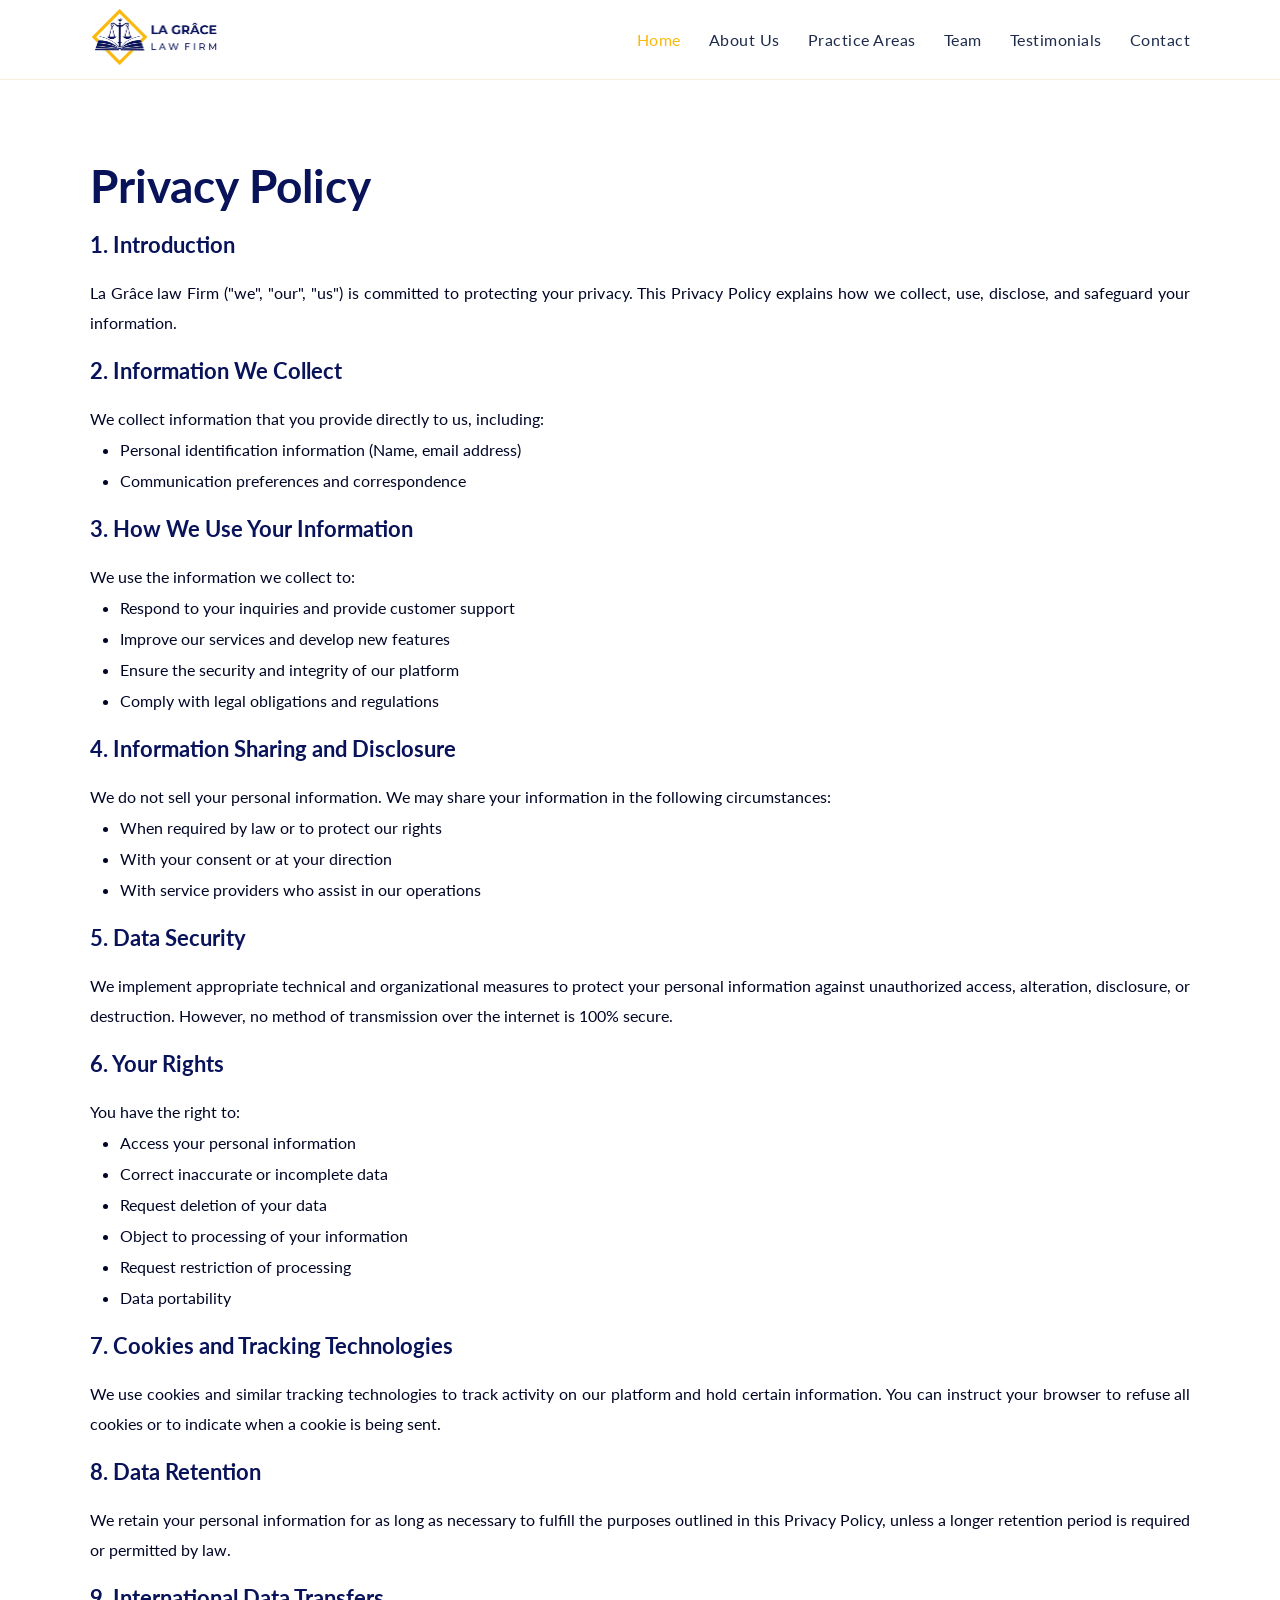
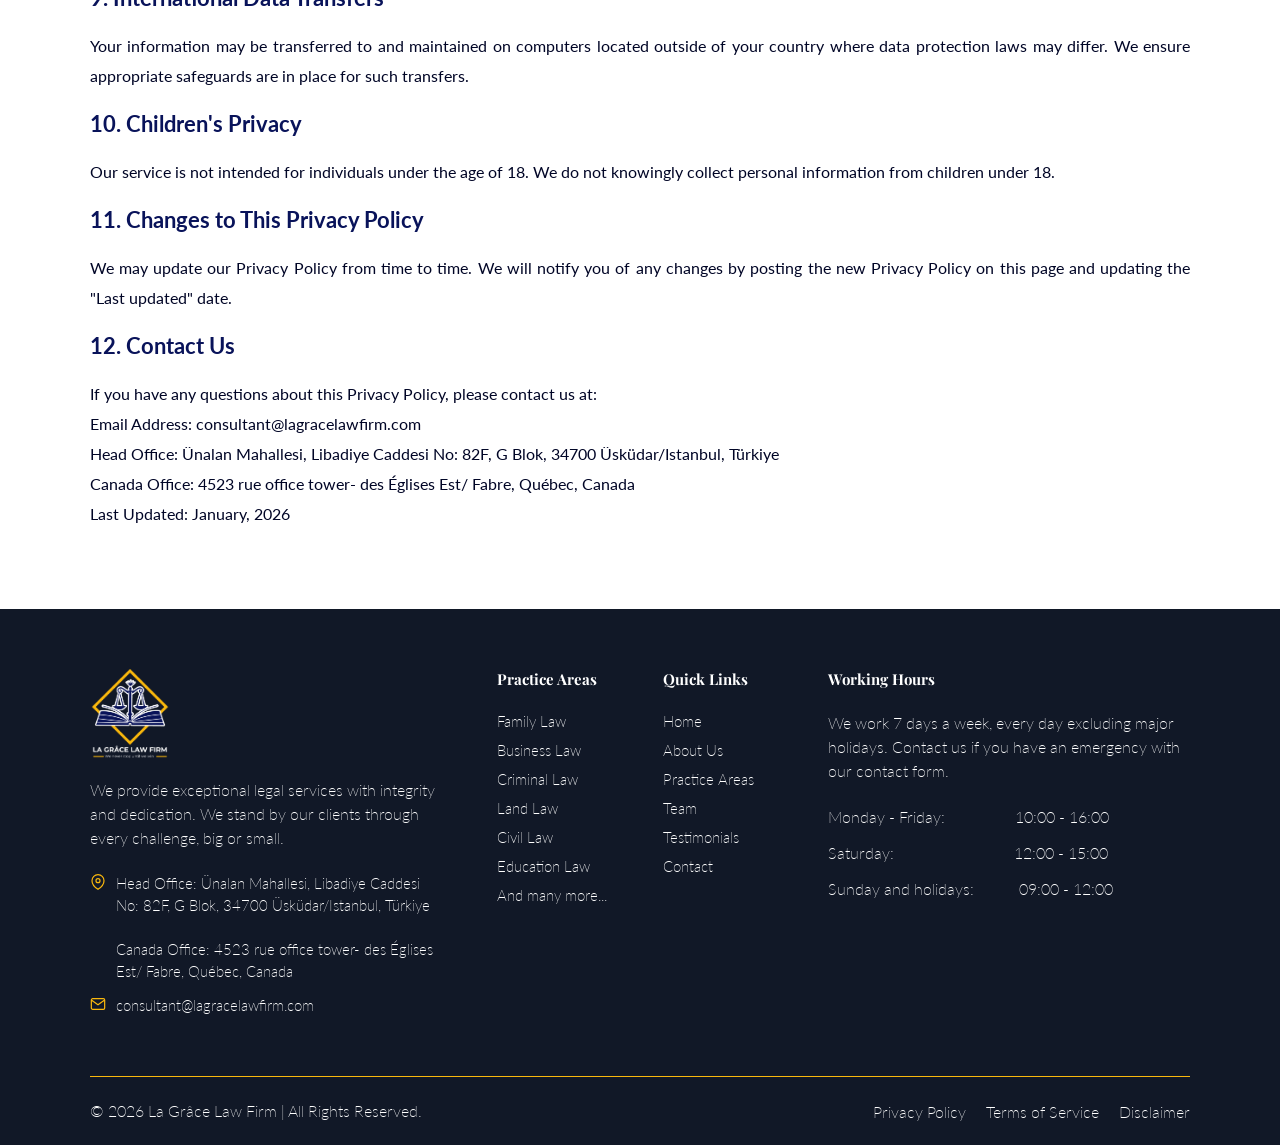
<file: privacy-policy.html>
<!doctype html>
<html lang="en">
  <head>
    <meta charset="UTF-8" />
    <meta name="viewport" content="width=device-width, initial-scale=1.0" />
    <link
      href="https://fonts.googleapis.com/css2?family=Playfair+Display:wght@400;500;600;700&family=Lato:wght@300;400;600;700&display=swap"
      rel="stylesheet"
    />
    <link rel="stylesheet" href="css/style.css" />
    <link rel="icon" href="img/favicon.png" type="image/x-icon" />
    <title>La Grâce Law Firm</title>
  </head>
  <body>
    <!-- NAVBAR -->
    <nav id="navbar">
      <div class="nav-logo">
        <img src="img/site_logo.png" alt="" />
      </div>

      <div class="nav-links" id="navLinks">
        <a href="index.html" class="active">Home</a>
        <a href="about-us.html">About Us</a>
        <a href="practice-areas.html">Practice Areas</a>
        <a href="team.html">Team</a>
        <a href="testimonials.html">Testimonials</a>
        <a href="contact.html">Contact</a>
      </div>
      <div class="hamburger" id="hamburger" onclick="toggleNav()">
        <span></span><span></span><span></span>
      </div>
    </nav>

    <!-- HERO -->
    <section class="privacy-policy">
      <div class="privacy-content">
        <h3>Privacy Policy</h3>
        <h4>1. Introduction</h4>
        <p>
          La Grâce law Firm ("we", "our", "us") is committed to protecting your
          privacy. This Privacy Policy explains how we collect, use, disclose,
          and safeguard your information.
        </p>

        <h4>2. Information We Collect</h4>
        <p>
          We collect information that you provide directly to us, including:
        </p>
        <ul>
          <li>Personal identification information (Name, email address)</li>
          <li>Communication preferences and correspondence</li>
        </ul>

        <h4>3. How We Use Your Information</h4>
        <p>We use the information we collect to:</p>
        <ul>
          <li>Respond to your inquiries and provide customer support</li>
          <li>Improve our services and develop new features</li>
          <li>Ensure the security and integrity of our platform</li>
          <li>Comply with legal obligations and regulations</li>
        </ul>

        <h4>4. Information Sharing and Disclosure</h4>
        <p>
          We do not sell your personal information. We may share your
          information in the following circumstances:
        </p>
        <ul>
          <li>When required by law or to protect our rights</li>
          <li>With your consent or at your direction</li>
          <li>With service providers who assist in our operations</li>
        </ul>

        <h4>5. Data Security</h4>
        <p>
          We implement appropriate technical and organizational measures to
          protect your personal information against unauthorized access,
          alteration, disclosure, or destruction. However, no method of
          transmission over the internet is 100% secure.
        </p>

        <h4>6. Your Rights</h4>
        <p>You have the right to:</p>
        <ul>
          <li>Access your personal information</li>
          <li>Correct inaccurate or incomplete data</li>
          <li>Request deletion of your data</li>
          <li>Object to processing of your information</li>
          <li>Request restriction of processing</li>
          <li>Data portability</li>
        </ul>

        <h4>7. Cookies and Tracking Technologies</h4>
        <p>
          We use cookies and similar tracking technologies to track activity on
          our platform and hold certain information. You can instruct your
          browser to refuse all cookies or to indicate when a cookie is being
          sent.
        </p>

        <h4>8. Data Retention</h4>
        <p>
          We retain your personal information for as long as necessary to
          fulfill the purposes outlined in this Privacy Policy, unless a longer
          retention period is required or permitted by law.
        </p>

        <h4>9. International Data Transfers</h4>
        <p>
          Your information may be transferred to and maintained on computers
          located outside of your country where data protection laws may differ.
          We ensure appropriate safeguards are in place for such transfers.
        </p>

        <h4>10. Children's Privacy</h4>
        <p>
          Our service is not intended for individuals under the age of 18. We do
          not knowingly collect personal information from children under 18.
        </p>

        <h4>11. Changes to This Privacy Policy</h4>
        <p>
          We may update our Privacy Policy from time to time. We will notify you
          of any changes by posting the new Privacy Policy on this page and
          updating the "Last updated" date.
        </p>

        <h4>12. Contact Us</h4>
        <p>
          If you have any questions about this Privacy Policy, please contact us
          at:
        </p>
        <p>Email Address: consultant@lagracelawfirm.com</p>
        <p>
          Head Office: Ünalan Mahallesi, Libadiye Caddesi No: 82F, G Blok, 34700
          Üsküdar/Istanbul, Türkiye
        </p>
        <p>
          Canada Office: 4523 rue office tower- des Églises Est/ Fabre, Québec,
          Canada
        </p>
        <p>Last Updated: January, 2026</p>
      </div>
    </section>

    <!-- FOOTER -->
    <footer>
      <div class="footer-grid">
        <div class="footer-brand">
          <div class="footer-logo">
            <img src="img/footer-logo.png" alt="Footer Logo" />
          </div>
          <p class="footer-about">
            We provide exceptional legal services with integrity and dedication.
            We stand by our clients through every challenge, big or small.
          </p>
          <div class="footer-contact-item">
            <svg viewBox="0 0 24 24">
              <path d="M21 10c0 7-9 13-9 13s-9-6-9-13a9 9 0 0 1 18 0z" />
              <circle cx="12" cy="10" r="3" />
            </svg>
            <span
              >Head Office: Ünalan Mahallesi, Libadiye Caddesi <br />No: 82F, G
              Blok, 34700 Üsküdar/Istanbul, Türkiye
              <br />
              <br />
              Canada Office: 4523 rue office tower- des Églises <br />Est/
              Fabre, Québec, Canada
            </span>
          </div>

          <div class="footer-contact-item">
            <svg viewBox="0 0 24 24">
              <path
                d="M4 4h16c1.1 0 2 .9 2 2v12c0 1.1-.9 2-2 2H4c-1.1 0-2-.9-2-2V6c0-1.1.9-2 2-2z"
              />
              <polyline points="22,6 12,13 2,6" />
            </svg>
            <span>consultant@lagracelawfirm.com</span>
          </div>
        </div>
        <div>
          <div class="footer-col-title">Practice Areas</div>
          <ul class="footer-links">
            <li><a href="#">Family Law</a></li>
            <li><a href="#">Business Law</a></li>
            <li><a href="#">Criminal Law</a></li>
            <li><a href="#">Land Law</a></li>
            <li><a href="#">Civil Law</a></li>
            <li><a href="#">Education Law</a></li>
            <li><a href="#">And many more...</a></li>
          </ul>
        </div>
        <div>
          <div class="footer-col-title">Quick Links</div>
          <ul class="footer-links">
            <li><a href="index.html">Home</a></li>
            <li><a href="about-us.html">About Us</a></li>
            <li><a href="practice-areas.html">Practice Areas</a></li>
            <li><a href="team.html">Team</a></li>
            <li><a href="testimonials.html">Testimonials</a></li>
            <li><a href="contact.html">Contact</a></li>
          </ul>
        </div>
        <div>
          <div class="footer-col-title">Working Hours</div>
          <p class="working-sub">
            We work 7 days a week, every day excluding major holidays. Contact
            us if you have an emergency with our contact form.
          </p>
          <div>
            <div class="working-hours1">
              <p class="working-sub">Monday - Friday:</p>
              <p class="working-sub">10:00 - 16:00</p>
            </div>
            <div class="working-hours2">
              <p class="working-sub">Saturday:</p>
              <p class="working-sub">12:00 - 15:00</p>
            </div>
            <div class="working-hours3">
              <p class="working-sub">Sunday and holidays:</p>
              <p class="working-sub">09:00 - 12:00</p>
            </div>
          </div>
        </div>
      </div>
      <div class="footer-bottom">
        <div class="footer-copy">
          © 2026 La Grâce Law Firm | All Rights Reserved.
        </div>
        <div class="footer-btm-links">
          <a href="privacy-policy.html">Privacy Policy</a>
          <a href="terms-of-service.html">Terms of Service</a>
          <a href="disclaimer.html">Disclaimer</a>
        </div>
      </div>
    </footer>

    <script src="js/script.js"></script>
  </body>
</html>
</file>
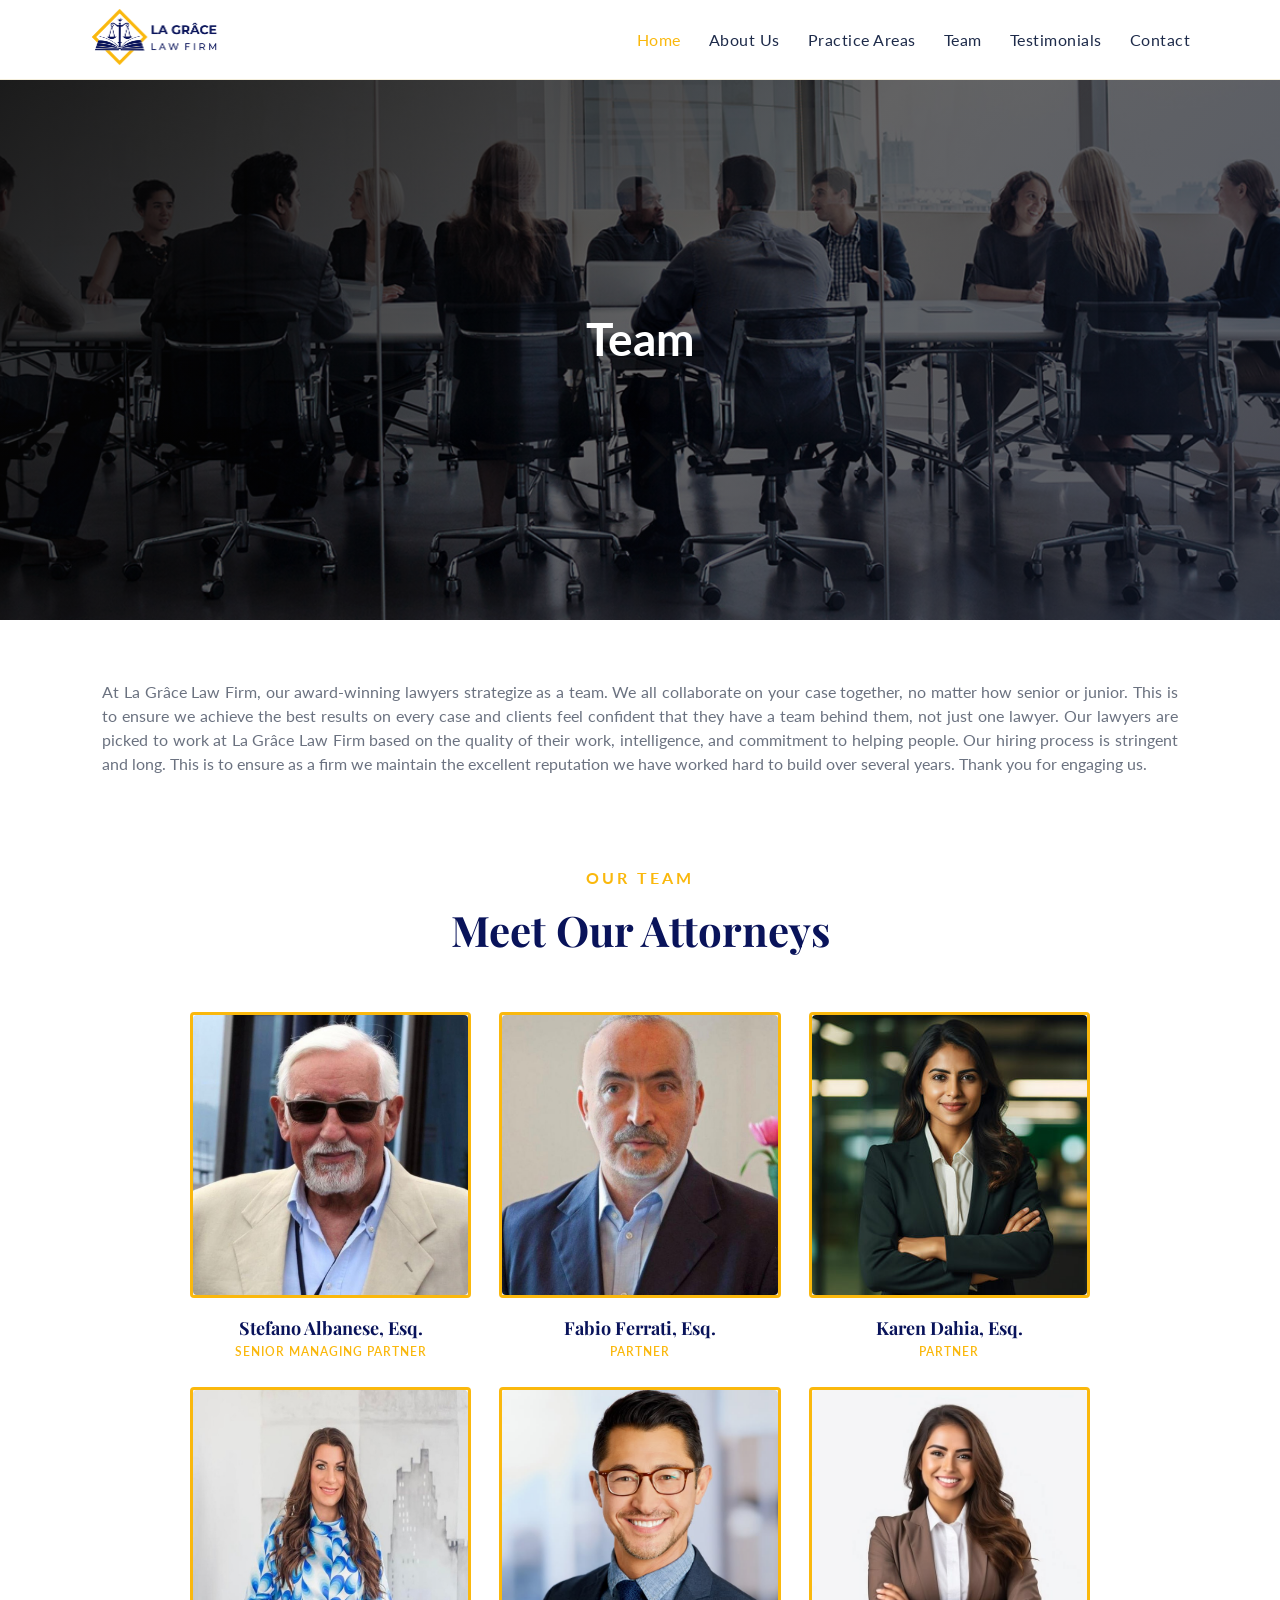
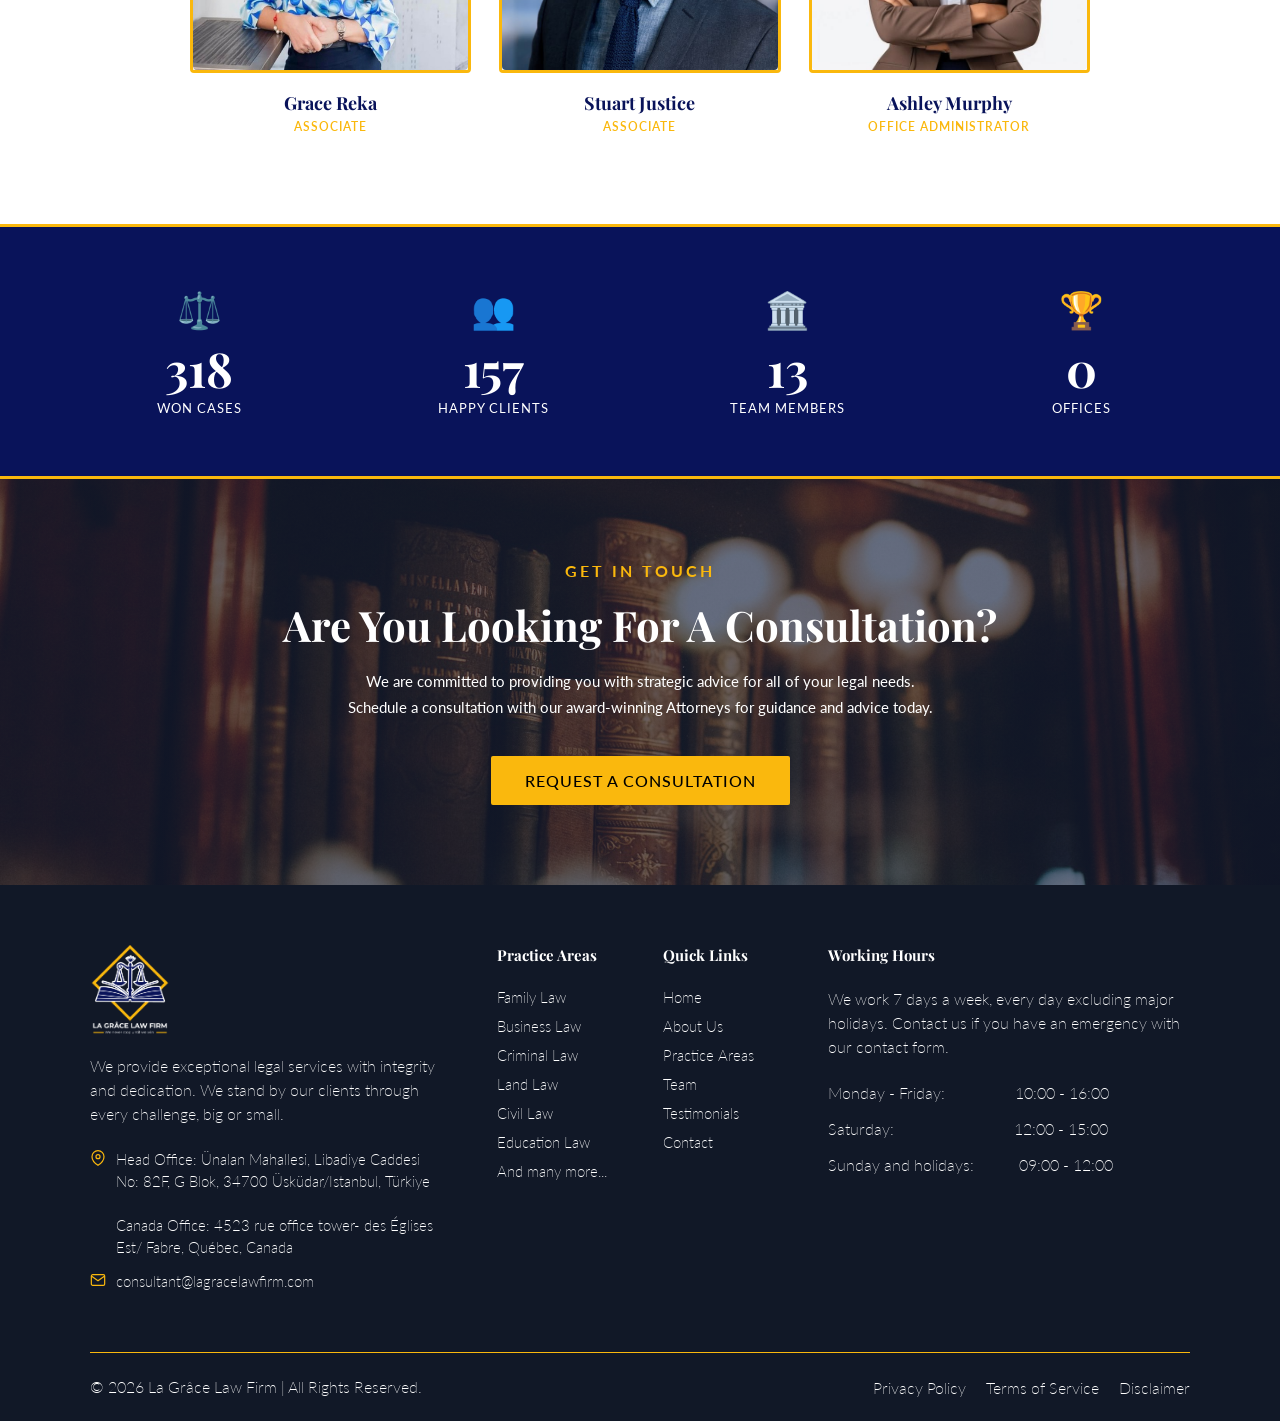
<file: team.html>
<!doctype html>
<html lang="en">
  <head>
    <meta charset="UTF-8" />
    <meta name="viewport" content="width=device-width, initial-scale=1.0" />
    <link
      href="https://fonts.googleapis.com/css2?family=Playfair+Display:wght@400;500;600;700&family=Lato:wght@300;400;600;700&display=swap"
      rel="stylesheet"
    />
    <link rel="stylesheet" href="css/style.css" />
    <link rel="icon" href="img/favicon.png" type="image/x-icon" />
    <title>La Grâce Law Firm</title>
  </head>
  <body>
    <!-- NAVBAR -->
    <nav id="navbar">
      <div class="nav-logo">
        <img src="img/site_logo.png" alt="" />
      </div>

      <div class="nav-links" id="navLinks">
        <a href="index.html" class="active">Home</a>
        <a href="about-us.html">About Us</a>
        <a href="practice-areas.html">Practice Areas</a>
        <a href="team.html">Team</a>
        <a href="testimonials.html">Testimonials</a>
        <a href="contact.html">Contact</a>
      </div>
      <!-- <button class="nav-cta">Book Consultation</button> -->
      <div class="hamburger" id="hamburger" onclick="toggleNav()">
        <span></span><span></span><span></span>
      </div>
    </nav>

    <!-- HERO -->
    <section class="team-hero">
      <div class="hero-content">
        <h1 class="team-hero-title">Team</h1>
      </div>
    </section>

    <div class="team-text">
      <p>
        At La Grâce Law Firm, our award-winning lawyers strategize as a team. We
        all collaborate on your case together, no matter how senior or junior.
        This is to ensure we achieve the best results on every case and clients
        feel confident that they have a team behind them, not just one lawyer.
        Our lawyers are picked to work at La Grâce Law Firm based on the quality
        of their work, intelligence, and commitment to helping people. Our
        hiring process is stringent and long. This is to ensure as a firm we
        maintain the excellent reputation we have worked hard to build over
        several years. Thank you for engaging us.
      </p>
    </div>
    <!-- ATTORNEYS -->
    <section class="attorneys" id="attorneys">
      <div class="section-header">
        <p class="section-pre">Our Team</p>
        <h2 class="section-title">Meet Our Attorneys</h2>
      </div>
      <div class="attorneys-grid">
        <div class="attorney-card featured">
          <div class="attorney-img-wrap">
            <img
              class="attorney-img"
              src="img/team/Stefano Albanese.jpg"
              alt="Stefano Albanese"
            />
          </div>
          <div class="attorney-name">Stefano Albanese, Esq.</div>
          <div class="attorney-role">Senior Managing Partner</div>
        </div>
        <div class="attorney-card featured">
          <div class="attorney-img-wrap">
            <img
              class="attorney-img"
              src="img/team/Fabio Ferrati.jpg"
              alt="Fabio Ferrati"
            />
          </div>
          <div class="attorney-name">Fabio Ferrati, Esq.</div>
          <div class="attorney-role">Partner</div>
        </div>
        <div class="attorney-card featured">
          <div class="attorney-img-wrap">
            <img
              class="attorney-img"
              src="img/team/360_F_679509187_D54puEPWVv1jkUfkPgOCGpn7DdD99v2O.jpg"
              alt="Karen Dahia"
            />
          </div>
          <div class="attorney-name">Karen Dahia, Esq.</div>
          <div class="attorney-role">Partner</div>
        </div>
        <div class="attorney-card featured">
          <div class="attorney-img-wrap">
            <img
              class="attorney-img"
              src="img/team/Grace Reka.jpg"
              alt="Grace Reka"
            />
          </div>
          <div class="attorney-name">Grace Reka</div>
          <div class="attorney-role">Associate</div>
        </div>
        <div class="attorney-card featured">
          <div class="attorney-img-wrap">
            <img
              class="attorney-img"
              src="img/team/0733ba760b29378474dea0fdbcb97107.jpg"
              alt="Stuart Justice"
            />
          </div>
          <div class="attorney-name">Stuart Justice</div>
          <div class="attorney-role">Associate</div>
        </div>
        <div class="attorney-card featured">
          <div class="attorney-img-wrap">
            <img
              class="attorney-img"
              src="img/team/0ad19309a59be71b028548801ac38353.jpg"
              alt="Ashley Murphy"
            />
          </div>
          <div class="attorney-name">Ashley Murphy</div>
          <div class="attorney-role">office administrator</div>
        </div>
      </div>
    </section>

    <!-- COUNTERS -->
    <div class="counters" id="counters">
      <div class="counter-item">
        <div class="counter-icon">⚖️</div>
        <div class="counter-num" data-target="1120">0</div>
        <div class="counter-label">Won Cases</div>
      </div>
      <div class="counter-item">
        <div class="counter-icon">👥</div>
        <div class="counter-num" data-target="570">0</div>
        <div class="counter-label">Happy Clients</div>
      </div>
      <div class="counter-item">
        <div class="counter-icon">🏛️</div>
        <div class="counter-num" data-target="50">0</div>
        <div class="counter-label">Team Members</div>
      </div>
      <div class="counter-item">
        <div class="counter-icon">🏆</div>
        <div class="counter-num" data-target="2">0</div>
        <div class="counter-label">Offices</div>
      </div>
    </div>

    <!-- CTA BANNER -->
    <section class="cta-banner">
      <p class="section-pre" style="margin-bottom: 14px">Get In Touch</p>
      <h2 class="cta-title">Are You Looking For A Consultation?</h2>
      <p class="cta-sub">
        We are committed to providing you with strategic advice for all of your
        legal needs. Schedule a consultation with our award-winning Attorneys
        for guidance and advice today.
      </p>
      <a href="contact.html" class="btn-gold">Request a Consultation</a>
    </section>

    <!-- FOOTER -->
    <footer>
      <div class="footer-grid">
        <div class="footer-brand">
          <div class="footer-logo">
            <img src="img/footer-logo.png" alt="Footer Logo" />
          </div>
          <p class="footer-about">
            We provide exceptional legal services with integrity and dedication.
            We stand by our clients through every challenge, big or small.
          </p>
          <div class="footer-contact-item">
            <svg viewBox="0 0 24 24">
              <path d="M21 10c0 7-9 13-9 13s-9-6-9-13a9 9 0 0 1 18 0z" />
              <circle cx="12" cy="10" r="3" />
            </svg>
            <span
              >Head Office: Ünalan Mahallesi, Libadiye Caddesi <br />No: 82F, G
              Blok, 34700 Üsküdar/Istanbul, Türkiye
              <br />
              <br />
              Canada Office: 4523 rue office tower- des Églises <br />Est/
              Fabre, Québec, Canada
            </span>
          </div>
          <!-- <div class="footer-contact-item">
            <svg viewBox="0 0 24 24">
              <path
                d="M22 16.92v3a2 2 0 0 1-2.18 2 19.79 19.79 0 0 1-8.63-3.07A19.5 19.5 0 0 1 4.69 12a19.79 19.79 0 0 1-3.07-8.67A2 2 0 0 1 3.6 1.18h3a2 2 0 0 1 2 1.72 12.84 12.84 0 0 0 .7 2.81 2 2 0 0 1-.45 2.11L8.09 8.91a16 16 0 0 0 6 6l1.27-1.27a2 2 0 0 1 2.11-.45 12.84 12.84 0 0 0 2.81.7A2 2 0 0 1 22 16.92z"
              />
            </svg>
            <span>+1 (800) 555-LEGAL</span>
          </div> -->
          <div class="footer-contact-item">
            <svg viewBox="0 0 24 24">
              <path
                d="M4 4h16c1.1 0 2 .9 2 2v12c0 1.1-.9 2-2 2H4c-1.1 0-2-.9-2-2V6c0-1.1.9-2 2-2z"
              />
              <polyline points="22,6 12,13 2,6" />
            </svg>
            <span>consultant@lagracelawfirm.com</span>
          </div>
        </div>
        <div>
          <div class="footer-col-title">Practice Areas</div>
          <ul class="footer-links">
            <li><a href="#">Family Law</a></li>
            <li><a href="#">Business Law</a></li>
            <li><a href="#">Criminal Law</a></li>
            <li><a href="#">Land Law</a></li>
            <li><a href="#">Civil Law</a></li>
            <li><a href="#">Education Law</a></li>
            <li><a href="#">And many more...</a></li>
          </ul>
        </div>
        <div>
          <div class="footer-col-title">Quick Links</div>
          <ul class="footer-links">
            <li><a href="index.html">Home</a></li>
            <li><a href="about-us.html">About Us</a></li>
            <li><a href="practice-areas.html">Practice Areas</a></li>
            <li><a href="team.html">Team</a></li>
            <li><a href="testimonials.html">Testimonials</a></li>
            <li><a href="contact.html">Contact</a></li>
          </ul>
        </div>
        <div>
          <div class="footer-col-title">Working Hours</div>
          <p class="working-sub">
            We work 7 days a week, every day excluding major holidays. Contact
            us if you have an emergency with our contact form.
          </p>
          <div>
            <div class="working-hours1">
              <p class="working-sub">Monday - Friday:</p>
              <p class="working-sub">10:00 - 16:00</p>
            </div>
            <div class="working-hours2">
              <p class="working-sub">Saturday:</p>
              <p class="working-sub">12:00 - 15:00</p>
            </div>
            <div class="working-hours3">
              <p class="working-sub">Sunday and holidays:</p>
              <p class="working-sub">09:00 - 12:00</p>
            </div>
          </div>

          <!-- <ul class="footer-links">
            <li><a href="#">Latest Articles</a></li>
            <li><a href="#">Press Releases</a></li>
            <li><a href="#">Legal Updates</a></li>
            <li><a href="#">Case Studies</a></li>
            <li><a href="#">Newsletter</a></li>
          </ul> -->
        </div>
      </div>
      <div class="footer-bottom">
        <div class="footer-copy">
          © 2026 La Grâce Law Firm | All Rights Reserved.
        </div>
        <div class="footer-btm-links">
          <a href="privacy-policy.html">Privacy Policy</a>
          <a href="terms-of-service.html">Terms of Service</a>
          <a href="disclaimer.html">Disclaimer</a>
        </div>
      </div>
    </footer>

    <script src="js/script.js"></script>
  </body>
</html>
</file>
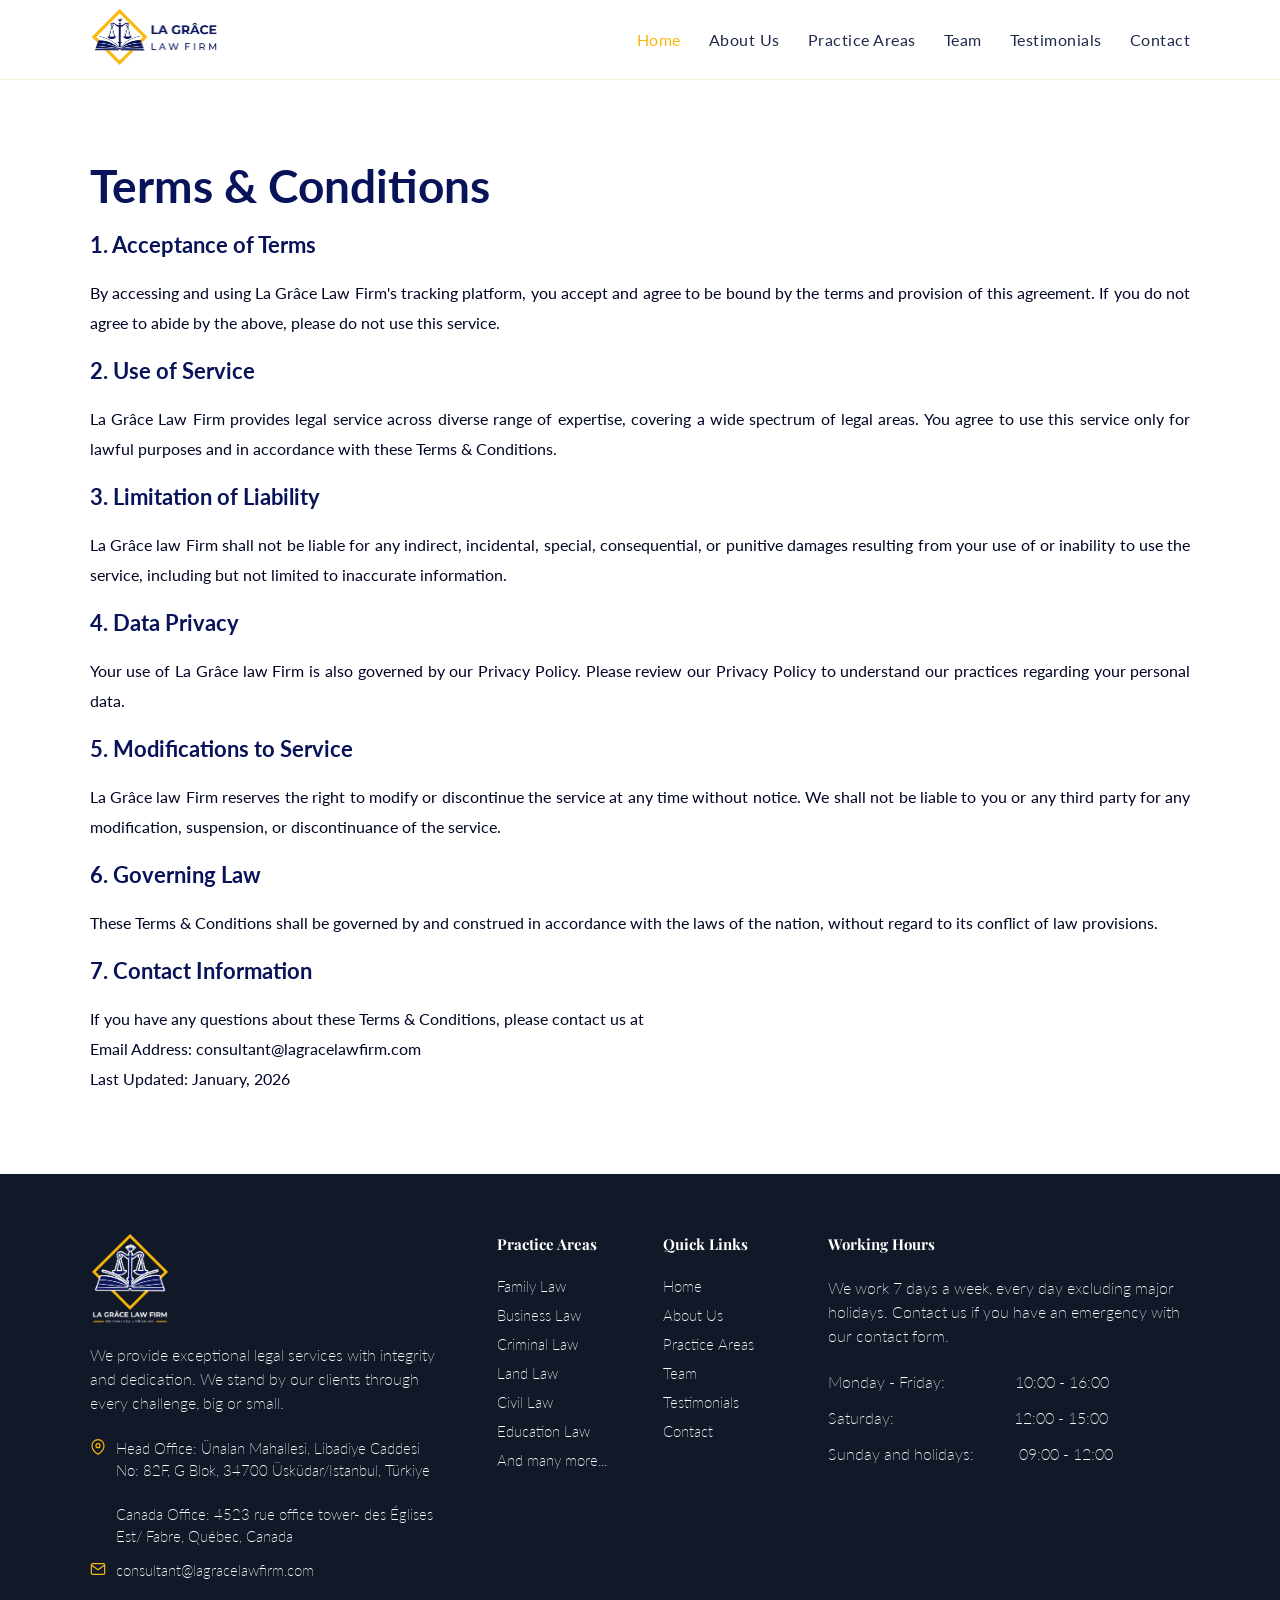
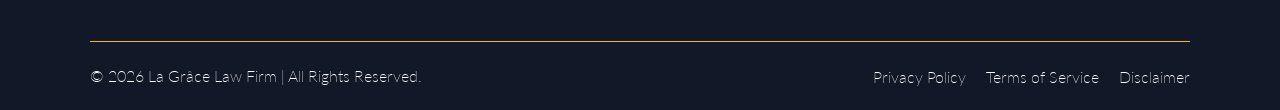
<file: terms-of-service.html>
<!doctype html>
<html lang="en">
  <head>
    <meta charset="UTF-8" />
    <meta name="viewport" content="width=device-width, initial-scale=1.0" />
    <link
      href="https://fonts.googleapis.com/css2?family=Playfair+Display:wght@400;500;600;700&family=Lato:wght@300;400;600;700&display=swap"
      rel="stylesheet"
    />
    <link rel="stylesheet" href="css/style.css" />
    <link rel="icon" href="img/favicon.png" type="image/x-icon" />
    <title>La Grâce Law Firm</title>
  </head>
  <body>
    <!-- NAVBAR -->
    <nav id="navbar">
      <div class="nav-logo">
        <img src="img/site_logo.png" alt="" />
      </div>

      <div class="nav-links" id="navLinks">
        <a href="index.html" class="active">Home</a>
        <a href="about-us.html">About Us</a>
        <a href="practice-areas.html">Practice Areas</a>
        <a href="team.html">Team</a>
        <a href="testimonials.html">Testimonials</a>
        <a href="contact.html">Contact</a>
      </div>
      <div class="hamburger" id="hamburger" onclick="toggleNav()">
        <span></span><span></span><span></span>
      </div>
    </nav>

    <!-- HERO -->
    <section class="privacy-policy">
      <div class="privacy-content">
        <h3>Terms & Conditions</h3>
        <h4>1. Acceptance of Terms</h4>
        <p>
          By accessing and using La Grâce Law Firm's tracking platform, you
          accept and agree to be bound by the terms and provision of this
          agreement. If you do not agree to abide by the above, please do not
          use this service.
        </p>

        <h4>2. Use of Service</h4>
        <p>
          La Grâce Law Firm provides legal service across diverse range of
          expertise, covering a wide spectrum of legal areas. You agree to use
          this service only for lawful purposes and in accordance with these
          Terms & Conditions.
        </p>

        <h4>3. Limitation of Liability</h4>
        <p>
          La Grâce law Firm shall not be liable for any indirect, incidental,
          special, consequential, or punitive damages resulting from your use of
          or inability to use the service, including but not limited to
          inaccurate information.
        </p>

        <h4>4. Data Privacy</h4>
        <p>
          Your use of La Grâce law Firm is also governed by our Privacy Policy.
          Please review our Privacy Policy to understand our practices regarding
          your personal data.
        </p>

        <h4>5. Modifications to Service</h4>
        <p>
          La Grâce law Firm reserves the right to modify or discontinue the
          service at any time without notice. We shall not be liable to you or
          any third party for any modification, suspension, or discontinuance of
          the service.
        </p>

        <h4>6. Governing Law</h4>
        <p>
          These Terms & Conditions shall be governed by and construed in
          accordance with the laws of the nation, without regard to its conflict
          of law provisions.
        </p>

        <h4>7. Contact Information</h4>
        <p>
          If you have any questions about these Terms & Conditions, please
          contact us at
        </p>
        <p>Email Address: consultant@lagracelawfirm.com</p>
        <p>Last Updated: January, 2026</p>
      </div>
    </section>

    <!-- FOOTER -->
    <footer>
      <div class="footer-grid">
        <div class="footer-brand">
          <div class="footer-logo">
            <img src="img/footer-logo.png" alt="Footer Logo" />
          </div>
          <p class="footer-about">
            We provide exceptional legal services with integrity and dedication.
            We stand by our clients through every challenge, big or small.
          </p>
          <div class="footer-contact-item">
            <svg viewBox="0 0 24 24">
              <path d="M21 10c0 7-9 13-9 13s-9-6-9-13a9 9 0 0 1 18 0z" />
              <circle cx="12" cy="10" r="3" />
            </svg>
            <span
              >Head Office: Ünalan Mahallesi, Libadiye Caddesi <br />No: 82F, G
              Blok, 34700 Üsküdar/Istanbul, Türkiye
              <br />
              <br />
              Canada Office: 4523 rue office tower- des Églises <br />Est/
              Fabre, Québec, Canada
            </span>
          </div>

          <div class="footer-contact-item">
            <svg viewBox="0 0 24 24">
              <path
                d="M4 4h16c1.1 0 2 .9 2 2v12c0 1.1-.9 2-2 2H4c-1.1 0-2-.9-2-2V6c0-1.1.9-2 2-2z"
              />
              <polyline points="22,6 12,13 2,6" />
            </svg>
            <span>consultant@lagracelawfirm.com</span>
          </div>
        </div>
        <div>
          <div class="footer-col-title">Practice Areas</div>
          <ul class="footer-links">
            <li><a href="#">Family Law</a></li>
            <li><a href="#">Business Law</a></li>
            <li><a href="#">Criminal Law</a></li>
            <li><a href="#">Land Law</a></li>
            <li><a href="#">Civil Law</a></li>
            <li><a href="#">Education Law</a></li>
            <li><a href="#">And many more...</a></li>
          </ul>
        </div>
        <div>
          <div class="footer-col-title">Quick Links</div>
          <ul class="footer-links">
            <li><a href="index.html">Home</a></li>
            <li><a href="about-us.html">About Us</a></li>
            <li><a href="practice-areas.html">Practice Areas</a></li>
            <li><a href="team.html">Team</a></li>
            <li><a href="testimonials.html">Testimonials</a></li>
            <li><a href="contact.html">Contact</a></li>
          </ul>
        </div>
        <div>
          <div class="footer-col-title">Working Hours</div>
          <p class="working-sub">
            We work 7 days a week, every day excluding major holidays. Contact
            us if you have an emergency with our contact form.
          </p>
          <div>
            <div class="working-hours1">
              <p class="working-sub">Monday - Friday:</p>
              <p class="working-sub">10:00 - 16:00</p>
            </div>
            <div class="working-hours2">
              <p class="working-sub">Saturday:</p>
              <p class="working-sub">12:00 - 15:00</p>
            </div>
            <div class="working-hours3">
              <p class="working-sub">Sunday and holidays:</p>
              <p class="working-sub">09:00 - 12:00</p>
            </div>
          </div>
        </div>
      </div>
      <div class="footer-bottom">
        <div class="footer-copy">
          © 2026 La Grâce Law Firm | All Rights Reserved.
        </div>
        <div class="footer-btm-links">
          <a href="privacy-policy.html">Privacy Policy</a>
          <a href="terms-of-service.html">Terms of Service</a>
          <a href="disclaimer.html">Disclaimer</a>
        </div>
      </div>
    </footer>

    <script src="js/script.js"></script>
  </body>
</html>
</file>
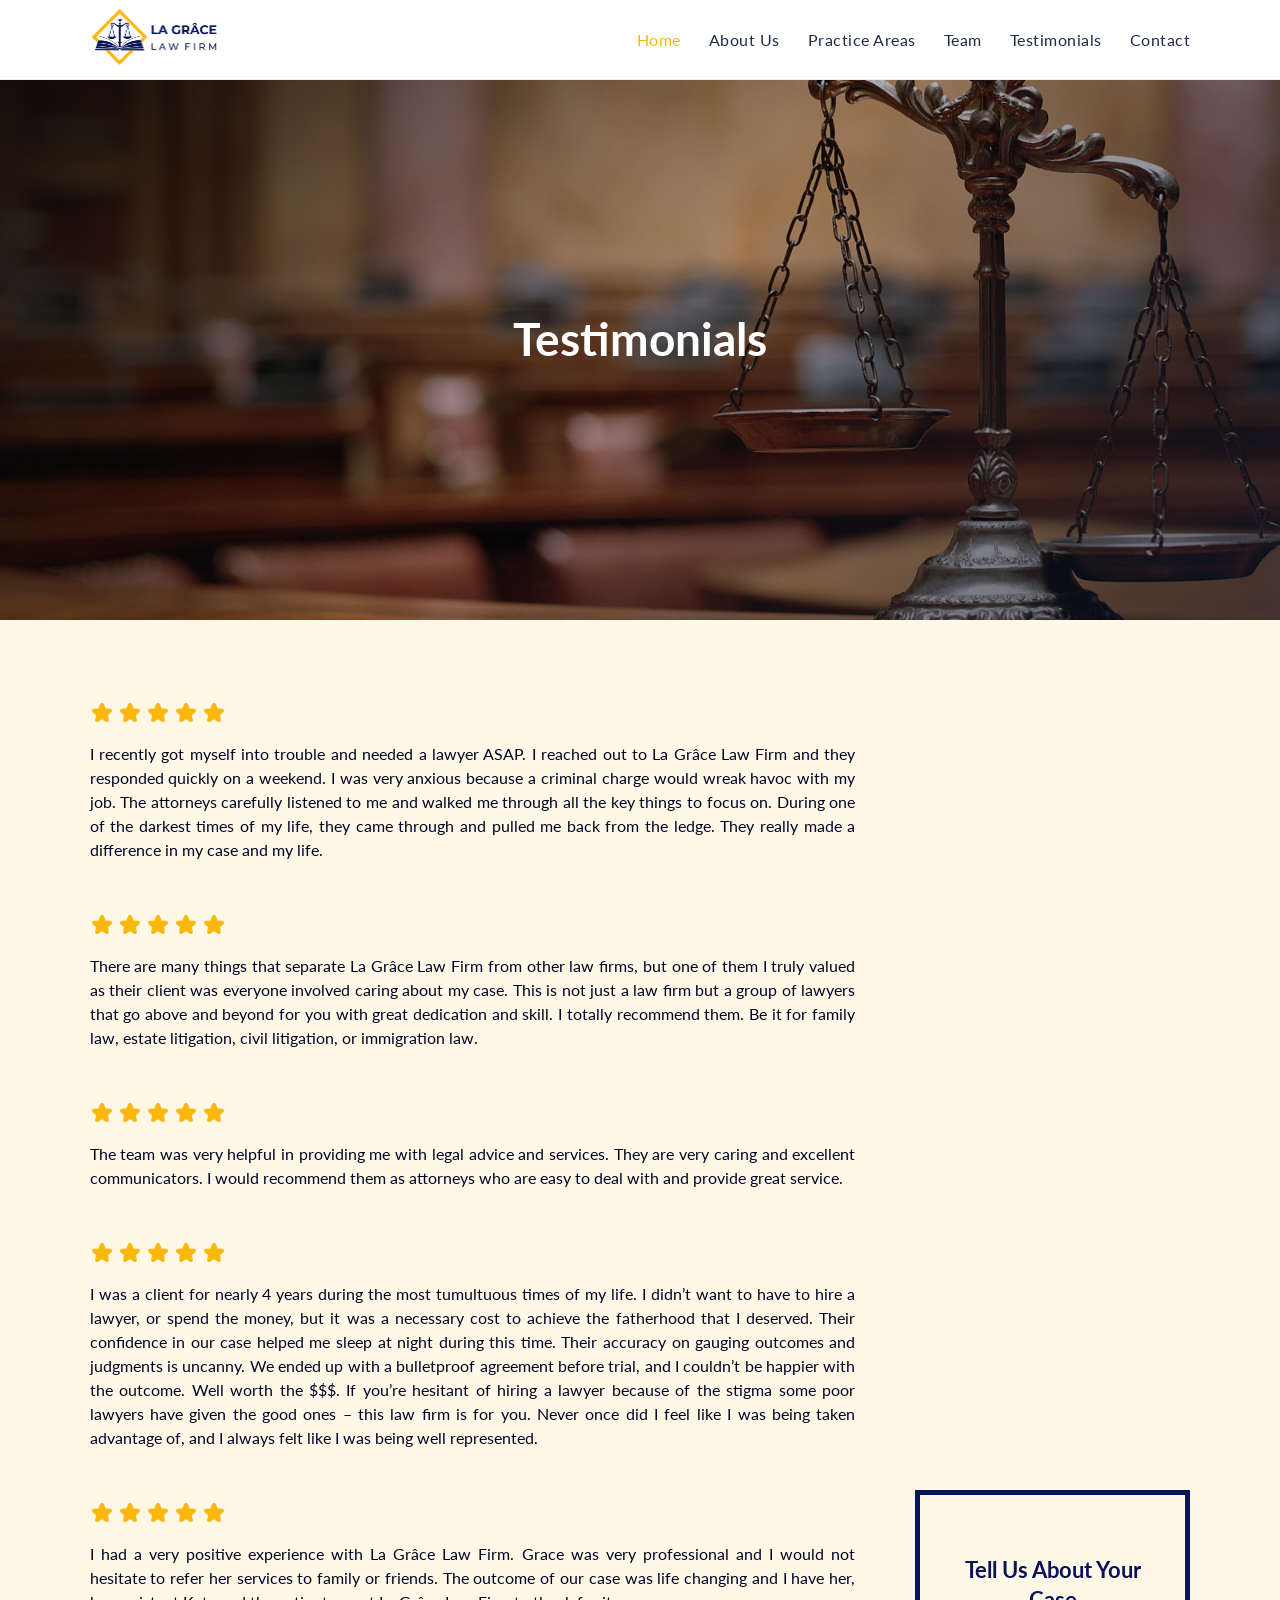
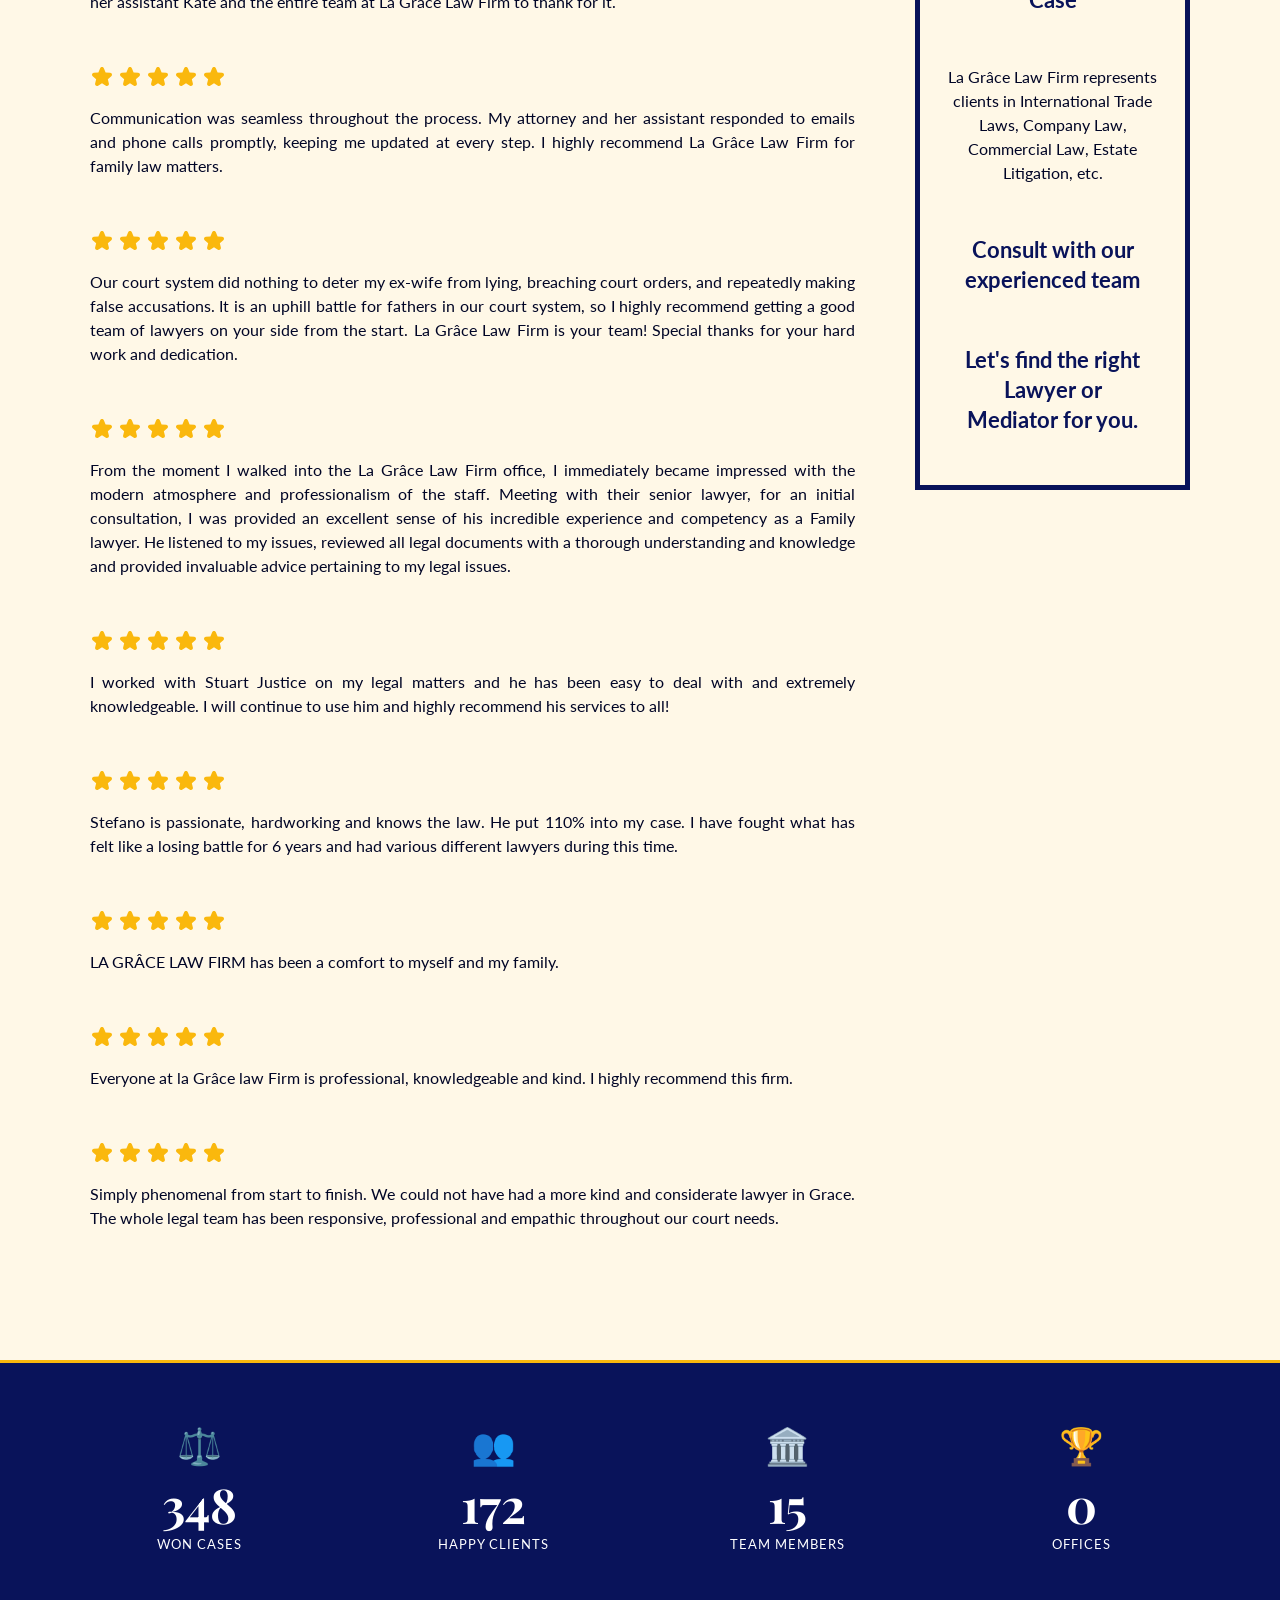
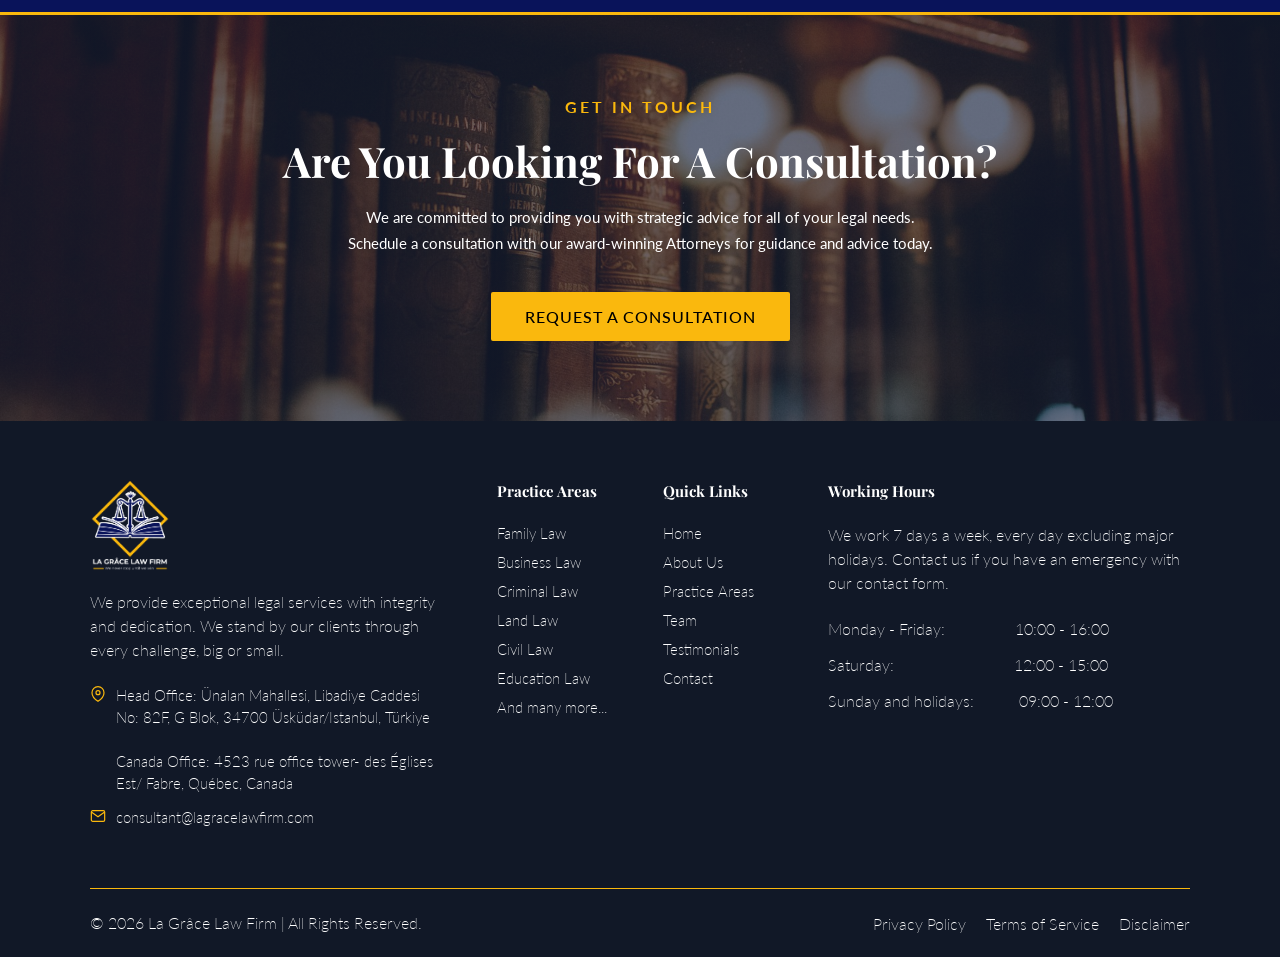
<file: testimonials.html>
<!doctype html>
<html lang="en">
  <head>
    <meta charset="UTF-8" />
    <meta name="viewport" content="width=device-width, initial-scale=1.0" />
    <link
      href="https://fonts.googleapis.com/css2?family=Playfair+Display:wght@400;500;600;700&family=Lato:wght@300;400;600;700&display=swap"
      rel="stylesheet"
    />
    <link rel="stylesheet" href="css/style.css" />
    <link rel="icon" href="img/favicon.png" type="image/x-icon" />
    <title>La Grâce Law Firm</title>
  </head>
  <body>
    <!-- NAVBAR -->
    <nav id="navbar">
      <div class="nav-logo">
        <img src="img/site_logo.png" alt="" />
      </div>

      <div class="nav-links" id="navLinks">
        <a href="index.html" class="active">Home</a>
        <a href="about-us.html">About Us</a>
        <a href="practice-areas.html">Practice Areas</a>
        <a href="team.html">Team</a>
        <a href="testimonials.html">Testimonials</a>
        <a href="contact.html">Contact</a>
      </div>
      <div class="hamburger" id="hamburger" onclick="toggleNav()">
        <span></span><span></span><span></span>
      </div>
    </nav>

    <!-- HERO -->
    <section class="testimonials-hero">
      <div class="hero-content">
        <h1 class="testimonials-hero-title">Testimonials</h1>
      </div>
    </section>

    <!-- TESTIMONIALS CONTENT-->
    <section>
      <div class="testimonials-container">
        <div class="testimonials-content">
          <div class="testimonials-left">
            <div class="stars-icon">
              <svg
                class="w-6 h-6 text-gray-800 dark:text-white"
                aria-hidden="true"
                xmlns="http://www.w3.org/2000/svg"
                width="24"
                height="24"
                fill="currentColor"
                viewBox="0 0 24 24"
              >
                <path
                  d="M13.849 4.22c-.684-1.626-3.014-1.626-3.698 0L8.397 8.387l-4.552.361c-1.775.14-2.495 2.331-1.142 3.477l3.468 2.937-1.06 4.392c-.413 1.713 1.472 3.067 2.992 2.149L12 19.35l3.897 2.354c1.52.918 3.405-.436 2.992-2.15l-1.06-4.39 3.468-2.938c1.353-1.146.633-3.336-1.142-3.477l-4.552-.36-1.754-4.17Z"
                />
              </svg>
              <svg
                class="w-6 h-6 text-gray-800 dark:text-white"
                aria-hidden="true"
                xmlns="http://www.w3.org/2000/svg"
                width="24"
                height="24"
                fill="currentColor"
                viewBox="0 0 24 24"
              >
                <path
                  d="M13.849 4.22c-.684-1.626-3.014-1.626-3.698 0L8.397 8.387l-4.552.361c-1.775.14-2.495 2.331-1.142 3.477l3.468 2.937-1.06 4.392c-.413 1.713 1.472 3.067 2.992 2.149L12 19.35l3.897 2.354c1.52.918 3.405-.436 2.992-2.15l-1.06-4.39 3.468-2.938c1.353-1.146.633-3.336-1.142-3.477l-4.552-.36-1.754-4.17Z"
                />
              </svg>

              <svg
                class="w-6 h-6 text-gray-800 dark:text-white"
                aria-hidden="true"
                xmlns="http://www.w3.org/2000/svg"
                width="24"
                height="24"
                fill="currentColor"
                viewBox="0 0 24 24"
              >
                <path
                  d="M13.849 4.22c-.684-1.626-3.014-1.626-3.698 0L8.397 8.387l-4.552.361c-1.775.14-2.495 2.331-1.142 3.477l3.468 2.937-1.06 4.392c-.413 1.713 1.472 3.067 2.992 2.149L12 19.35l3.897 2.354c1.52.918 3.405-.436 2.992-2.15l-1.06-4.39 3.468-2.938c1.353-1.146.633-3.336-1.142-3.477l-4.552-.36-1.754-4.17Z"
                />
              </svg>
              <svg
                class="w-6 h-6 text-gray-800 dark:text-white"
                aria-hidden="true"
                xmlns="http://www.w3.org/2000/svg"
                width="24"
                height="24"
                fill="currentColor"
                viewBox="0 0 24 24"
              >
                <path
                  d="M13.849 4.22c-.684-1.626-3.014-1.626-3.698 0L8.397 8.387l-4.552.361c-1.775.14-2.495 2.331-1.142 3.477l3.468 2.937-1.06 4.392c-.413 1.713 1.472 3.067 2.992 2.149L12 19.35l3.897 2.354c1.52.918 3.405-.436 2.992-2.15l-1.06-4.39 3.468-2.938c1.353-1.146.633-3.336-1.142-3.477l-4.552-.36-1.754-4.17Z"
                />
              </svg>

              <svg
                class="w-6 h-6 text-gray-800 dark:text-white"
                aria-hidden="true"
                xmlns="http://www.w3.org/2000/svg"
                width="24"
                height="24"
                fill="currentColor"
                viewBox="0 0 24 24"
              >
                <path
                  d="M13.849 4.22c-.684-1.626-3.014-1.626-3.698 0L8.397 8.387l-4.552.361c-1.775.14-2.495 2.331-1.142 3.477l3.468 2.937-1.06 4.392c-.413 1.713 1.472 3.067 2.992 2.149L12 19.35l3.897 2.354c1.52.918 3.405-.436 2.992-2.15l-1.06-4.39 3.468-2.938c1.353-1.146.633-3.336-1.142-3.477l-4.552-.36-1.754-4.17Z"
                />
              </svg>
            </div>
            <div class="text-left">
              <p>
                I recently got myself into trouble and needed a lawyer ASAP. I
                reached out to La Grâce Law Firm and they responded quickly on a
                weekend. I was very anxious because a criminal charge would
                wreak havoc with my job. The attorneys carefully listened to me
                and walked me through all the key things to focus on. During one
                of the darkest times of my life, they came through and pulled me
                back from the ledge. They really made a difference in my case
                and my life.
              </p>
            </div>
            <div class="stars-icon">
              <svg
                class="w-6 h-6 text-gray-800 dark:text-white"
                aria-hidden="true"
                xmlns="http://www.w3.org/2000/svg"
                width="24"
                height="24"
                fill="currentColor"
                viewBox="0 0 24 24"
              >
                <path
                  d="M13.849 4.22c-.684-1.626-3.014-1.626-3.698 0L8.397 8.387l-4.552.361c-1.775.14-2.495 2.331-1.142 3.477l3.468 2.937-1.06 4.392c-.413 1.713 1.472 3.067 2.992 2.149L12 19.35l3.897 2.354c1.52.918 3.405-.436 2.992-2.15l-1.06-4.39 3.468-2.938c1.353-1.146.633-3.336-1.142-3.477l-4.552-.36-1.754-4.17Z"
                />
              </svg>
              <svg
                class="w-6 h-6 text-gray-800 dark:text-white"
                aria-hidden="true"
                xmlns="http://www.w3.org/2000/svg"
                width="24"
                height="24"
                fill="currentColor"
                viewBox="0 0 24 24"
              >
                <path
                  d="M13.849 4.22c-.684-1.626-3.014-1.626-3.698 0L8.397 8.387l-4.552.361c-1.775.14-2.495 2.331-1.142 3.477l3.468 2.937-1.06 4.392c-.413 1.713 1.472 3.067 2.992 2.149L12 19.35l3.897 2.354c1.52.918 3.405-.436 2.992-2.15l-1.06-4.39 3.468-2.938c1.353-1.146.633-3.336-1.142-3.477l-4.552-.36-1.754-4.17Z"
                />
              </svg>

              <svg
                class="w-6 h-6 text-gray-800 dark:text-white"
                aria-hidden="true"
                xmlns="http://www.w3.org/2000/svg"
                width="24"
                height="24"
                fill="currentColor"
                viewBox="0 0 24 24"
              >
                <path
                  d="M13.849 4.22c-.684-1.626-3.014-1.626-3.698 0L8.397 8.387l-4.552.361c-1.775.14-2.495 2.331-1.142 3.477l3.468 2.937-1.06 4.392c-.413 1.713 1.472 3.067 2.992 2.149L12 19.35l3.897 2.354c1.52.918 3.405-.436 2.992-2.15l-1.06-4.39 3.468-2.938c1.353-1.146.633-3.336-1.142-3.477l-4.552-.36-1.754-4.17Z"
                />
              </svg>
              <svg
                class="w-6 h-6 text-gray-800 dark:text-white"
                aria-hidden="true"
                xmlns="http://www.w3.org/2000/svg"
                width="24"
                height="24"
                fill="currentColor"
                viewBox="0 0 24 24"
              >
                <path
                  d="M13.849 4.22c-.684-1.626-3.014-1.626-3.698 0L8.397 8.387l-4.552.361c-1.775.14-2.495 2.331-1.142 3.477l3.468 2.937-1.06 4.392c-.413 1.713 1.472 3.067 2.992 2.149L12 19.35l3.897 2.354c1.52.918 3.405-.436 2.992-2.15l-1.06-4.39 3.468-2.938c1.353-1.146.633-3.336-1.142-3.477l-4.552-.36-1.754-4.17Z"
                />
              </svg>

              <svg
                class="w-6 h-6 text-gray-800 dark:text-white"
                aria-hidden="true"
                xmlns="http://www.w3.org/2000/svg"
                width="24"
                height="24"
                fill="currentColor"
                viewBox="0 0 24 24"
              >
                <path
                  d="M13.849 4.22c-.684-1.626-3.014-1.626-3.698 0L8.397 8.387l-4.552.361c-1.775.14-2.495 2.331-1.142 3.477l3.468 2.937-1.06 4.392c-.413 1.713 1.472 3.067 2.992 2.149L12 19.35l3.897 2.354c1.52.918 3.405-.436 2.992-2.15l-1.06-4.39 3.468-2.938c1.353-1.146.633-3.336-1.142-3.477l-4.552-.36-1.754-4.17Z"
                />
              </svg>
            </div>
            <div class="text-left">
              <p>
                There are many things that separate La Grâce Law Firm from other
                law firms, but one of them I truly valued as their client was
                everyone involved caring about my case. This is not just a law
                firm but a group of lawyers that go above and beyond for you
                with great dedication and skill. I totally recommend them. Be it
                for family law, estate litigation, civil litigation, or
                immigration law.
              </p>
            </div>
            <div class="stars-icon">
              <svg
                class="w-6 h-6 text-gray-800 dark:text-white"
                aria-hidden="true"
                xmlns="http://www.w3.org/2000/svg"
                width="24"
                height="24"
                fill="currentColor"
                viewBox="0 0 24 24"
              >
                <path
                  d="M13.849 4.22c-.684-1.626-3.014-1.626-3.698 0L8.397 8.387l-4.552.361c-1.775.14-2.495 2.331-1.142 3.477l3.468 2.937-1.06 4.392c-.413 1.713 1.472 3.067 2.992 2.149L12 19.35l3.897 2.354c1.52.918 3.405-.436 2.992-2.15l-1.06-4.39 3.468-2.938c1.353-1.146.633-3.336-1.142-3.477l-4.552-.36-1.754-4.17Z"
                />
              </svg>
              <svg
                class="w-6 h-6 text-gray-800 dark:text-white"
                aria-hidden="true"
                xmlns="http://www.w3.org/2000/svg"
                width="24"
                height="24"
                fill="currentColor"
                viewBox="0 0 24 24"
              >
                <path
                  d="M13.849 4.22c-.684-1.626-3.014-1.626-3.698 0L8.397 8.387l-4.552.361c-1.775.14-2.495 2.331-1.142 3.477l3.468 2.937-1.06 4.392c-.413 1.713 1.472 3.067 2.992 2.149L12 19.35l3.897 2.354c1.52.918 3.405-.436 2.992-2.15l-1.06-4.39 3.468-2.938c1.353-1.146.633-3.336-1.142-3.477l-4.552-.36-1.754-4.17Z"
                />
              </svg>

              <svg
                class="w-6 h-6 text-gray-800 dark:text-white"
                aria-hidden="true"
                xmlns="http://www.w3.org/2000/svg"
                width="24"
                height="24"
                fill="currentColor"
                viewBox="0 0 24 24"
              >
                <path
                  d="M13.849 4.22c-.684-1.626-3.014-1.626-3.698 0L8.397 8.387l-4.552.361c-1.775.14-2.495 2.331-1.142 3.477l3.468 2.937-1.06 4.392c-.413 1.713 1.472 3.067 2.992 2.149L12 19.35l3.897 2.354c1.52.918 3.405-.436 2.992-2.15l-1.06-4.39 3.468-2.938c1.353-1.146.633-3.336-1.142-3.477l-4.552-.36-1.754-4.17Z"
                />
              </svg>
              <svg
                class="w-6 h-6 text-gray-800 dark:text-white"
                aria-hidden="true"
                xmlns="http://www.w3.org/2000/svg"
                width="24"
                height="24"
                fill="currentColor"
                viewBox="0 0 24 24"
              >
                <path
                  d="M13.849 4.22c-.684-1.626-3.014-1.626-3.698 0L8.397 8.387l-4.552.361c-1.775.14-2.495 2.331-1.142 3.477l3.468 2.937-1.06 4.392c-.413 1.713 1.472 3.067 2.992 2.149L12 19.35l3.897 2.354c1.52.918 3.405-.436 2.992-2.15l-1.06-4.39 3.468-2.938c1.353-1.146.633-3.336-1.142-3.477l-4.552-.36-1.754-4.17Z"
                />
              </svg>

              <svg
                class="w-6 h-6 text-gray-800 dark:text-white"
                aria-hidden="true"
                xmlns="http://www.w3.org/2000/svg"
                width="24"
                height="24"
                fill="currentColor"
                viewBox="0 0 24 24"
              >
                <path
                  d="M13.849 4.22c-.684-1.626-3.014-1.626-3.698 0L8.397 8.387l-4.552.361c-1.775.14-2.495 2.331-1.142 3.477l3.468 2.937-1.06 4.392c-.413 1.713 1.472 3.067 2.992 2.149L12 19.35l3.897 2.354c1.52.918 3.405-.436 2.992-2.15l-1.06-4.39 3.468-2.938c1.353-1.146.633-3.336-1.142-3.477l-4.552-.36-1.754-4.17Z"
                />
              </svg>
            </div>
            <div class="text-left">
              <p>
                The team was very helpful in providing me with legal advice and
                services. They are very caring and excellent communicators. I
                would recommend them as attorneys who are easy to deal with and
                provide great service.
              </p>
            </div>
            <div class="stars-icon">
              <svg
                class="w-6 h-6 text-gray-800 dark:text-white"
                aria-hidden="true"
                xmlns="http://www.w3.org/2000/svg"
                width="24"
                height="24"
                fill="currentColor"
                viewBox="0 0 24 24"
              >
                <path
                  d="M13.849 4.22c-.684-1.626-3.014-1.626-3.698 0L8.397 8.387l-4.552.361c-1.775.14-2.495 2.331-1.142 3.477l3.468 2.937-1.06 4.392c-.413 1.713 1.472 3.067 2.992 2.149L12 19.35l3.897 2.354c1.52.918 3.405-.436 2.992-2.15l-1.06-4.39 3.468-2.938c1.353-1.146.633-3.336-1.142-3.477l-4.552-.36-1.754-4.17Z"
                />
              </svg>
              <svg
                class="w-6 h-6 text-gray-800 dark:text-white"
                aria-hidden="true"
                xmlns="http://www.w3.org/2000/svg"
                width="24"
                height="24"
                fill="currentColor"
                viewBox="0 0 24 24"
              >
                <path
                  d="M13.849 4.22c-.684-1.626-3.014-1.626-3.698 0L8.397 8.387l-4.552.361c-1.775.14-2.495 2.331-1.142 3.477l3.468 2.937-1.06 4.392c-.413 1.713 1.472 3.067 2.992 2.149L12 19.35l3.897 2.354c1.52.918 3.405-.436 2.992-2.15l-1.06-4.39 3.468-2.938c1.353-1.146.633-3.336-1.142-3.477l-4.552-.36-1.754-4.17Z"
                />
              </svg>

              <svg
                class="w-6 h-6 text-gray-800 dark:text-white"
                aria-hidden="true"
                xmlns="http://www.w3.org/2000/svg"
                width="24"
                height="24"
                fill="currentColor"
                viewBox="0 0 24 24"
              >
                <path
                  d="M13.849 4.22c-.684-1.626-3.014-1.626-3.698 0L8.397 8.387l-4.552.361c-1.775.14-2.495 2.331-1.142 3.477l3.468 2.937-1.06 4.392c-.413 1.713 1.472 3.067 2.992 2.149L12 19.35l3.897 2.354c1.52.918 3.405-.436 2.992-2.15l-1.06-4.39 3.468-2.938c1.353-1.146.633-3.336-1.142-3.477l-4.552-.36-1.754-4.17Z"
                />
              </svg>
              <svg
                class="w-6 h-6 text-gray-800 dark:text-white"
                aria-hidden="true"
                xmlns="http://www.w3.org/2000/svg"
                width="24"
                height="24"
                fill="currentColor"
                viewBox="0 0 24 24"
              >
                <path
                  d="M13.849 4.22c-.684-1.626-3.014-1.626-3.698 0L8.397 8.387l-4.552.361c-1.775.14-2.495 2.331-1.142 3.477l3.468 2.937-1.06 4.392c-.413 1.713 1.472 3.067 2.992 2.149L12 19.35l3.897 2.354c1.52.918 3.405-.436 2.992-2.15l-1.06-4.39 3.468-2.938c1.353-1.146.633-3.336-1.142-3.477l-4.552-.36-1.754-4.17Z"
                />
              </svg>

              <svg
                class="w-6 h-6 text-gray-800 dark:text-white"
                aria-hidden="true"
                xmlns="http://www.w3.org/2000/svg"
                width="24"
                height="24"
                fill="currentColor"
                viewBox="0 0 24 24"
              >
                <path
                  d="M13.849 4.22c-.684-1.626-3.014-1.626-3.698 0L8.397 8.387l-4.552.361c-1.775.14-2.495 2.331-1.142 3.477l3.468 2.937-1.06 4.392c-.413 1.713 1.472 3.067 2.992 2.149L12 19.35l3.897 2.354c1.52.918 3.405-.436 2.992-2.15l-1.06-4.39 3.468-2.938c1.353-1.146.633-3.336-1.142-3.477l-4.552-.36-1.754-4.17Z"
                />
              </svg>
            </div>
            <div class="text-left">
              <p>
                I was a client for nearly 4 years during the most tumultuous
                times of my life. I didn’t want to have to hire a lawyer, or
                spend the money, but it was a necessary cost to achieve the
                fatherhood that I deserved. Their confidence in our case helped
                me sleep at night during this time. Their accuracy on gauging
                outcomes and judgments is uncanny. We ended up with a
                bulletproof agreement before trial, and I couldn’t be happier
                with the outcome. Well worth the $$$. If you’re hesitant of
                hiring a lawyer because of the stigma some poor lawyers have
                given the good ones – this law firm is for you. Never once did I
                feel like I was being taken advantage of, and I always felt like
                I was being well represented.
              </p>
            </div>
            <div class="stars-icon">
              <svg
                class="w-6 h-6 text-gray-800 dark:text-white"
                aria-hidden="true"
                xmlns="http://www.w3.org/2000/svg"
                width="24"
                height="24"
                fill="currentColor"
                viewBox="0 0 24 24"
              >
                <path
                  d="M13.849 4.22c-.684-1.626-3.014-1.626-3.698 0L8.397 8.387l-4.552.361c-1.775.14-2.495 2.331-1.142 3.477l3.468 2.937-1.06 4.392c-.413 1.713 1.472 3.067 2.992 2.149L12 19.35l3.897 2.354c1.52.918 3.405-.436 2.992-2.15l-1.06-4.39 3.468-2.938c1.353-1.146.633-3.336-1.142-3.477l-4.552-.36-1.754-4.17Z"
                />
              </svg>
              <svg
                class="w-6 h-6 text-gray-800 dark:text-white"
                aria-hidden="true"
                xmlns="http://www.w3.org/2000/svg"
                width="24"
                height="24"
                fill="currentColor"
                viewBox="0 0 24 24"
              >
                <path
                  d="M13.849 4.22c-.684-1.626-3.014-1.626-3.698 0L8.397 8.387l-4.552.361c-1.775.14-2.495 2.331-1.142 3.477l3.468 2.937-1.06 4.392c-.413 1.713 1.472 3.067 2.992 2.149L12 19.35l3.897 2.354c1.52.918 3.405-.436 2.992-2.15l-1.06-4.39 3.468-2.938c1.353-1.146.633-3.336-1.142-3.477l-4.552-.36-1.754-4.17Z"
                />
              </svg>

              <svg
                class="w-6 h-6 text-gray-800 dark:text-white"
                aria-hidden="true"
                xmlns="http://www.w3.org/2000/svg"
                width="24"
                height="24"
                fill="currentColor"
                viewBox="0 0 24 24"
              >
                <path
                  d="M13.849 4.22c-.684-1.626-3.014-1.626-3.698 0L8.397 8.387l-4.552.361c-1.775.14-2.495 2.331-1.142 3.477l3.468 2.937-1.06 4.392c-.413 1.713 1.472 3.067 2.992 2.149L12 19.35l3.897 2.354c1.52.918 3.405-.436 2.992-2.15l-1.06-4.39 3.468-2.938c1.353-1.146.633-3.336-1.142-3.477l-4.552-.36-1.754-4.17Z"
                />
              </svg>
              <svg
                class="w-6 h-6 text-gray-800 dark:text-white"
                aria-hidden="true"
                xmlns="http://www.w3.org/2000/svg"
                width="24"
                height="24"
                fill="currentColor"
                viewBox="0 0 24 24"
              >
                <path
                  d="M13.849 4.22c-.684-1.626-3.014-1.626-3.698 0L8.397 8.387l-4.552.361c-1.775.14-2.495 2.331-1.142 3.477l3.468 2.937-1.06 4.392c-.413 1.713 1.472 3.067 2.992 2.149L12 19.35l3.897 2.354c1.52.918 3.405-.436 2.992-2.15l-1.06-4.39 3.468-2.938c1.353-1.146.633-3.336-1.142-3.477l-4.552-.36-1.754-4.17Z"
                />
              </svg>

              <svg
                class="w-6 h-6 text-gray-800 dark:text-white"
                aria-hidden="true"
                xmlns="http://www.w3.org/2000/svg"
                width="24"
                height="24"
                fill="currentColor"
                viewBox="0 0 24 24"
              >
                <path
                  d="M13.849 4.22c-.684-1.626-3.014-1.626-3.698 0L8.397 8.387l-4.552.361c-1.775.14-2.495 2.331-1.142 3.477l3.468 2.937-1.06 4.392c-.413 1.713 1.472 3.067 2.992 2.149L12 19.35l3.897 2.354c1.52.918 3.405-.436 2.992-2.15l-1.06-4.39 3.468-2.938c1.353-1.146.633-3.336-1.142-3.477l-4.552-.36-1.754-4.17Z"
                />
              </svg>
            </div>
            <div class="text-left">
              <p>
                I had a very positive experience with La Grâce Law Firm. Grace
                was very professional and I would not hesitate to refer her
                services to family or friends. The outcome of our case was life
                changing and I have her, her assistant Kate and the entire team
                at La Grâce Law Firm to thank for it.
              </p>
            </div>
            <div class="stars-icon">
              <svg
                class="w-6 h-6 text-gray-800 dark:text-white"
                aria-hidden="true"
                xmlns="http://www.w3.org/2000/svg"
                width="24"
                height="24"
                fill="currentColor"
                viewBox="0 0 24 24"
              >
                <path
                  d="M13.849 4.22c-.684-1.626-3.014-1.626-3.698 0L8.397 8.387l-4.552.361c-1.775.14-2.495 2.331-1.142 3.477l3.468 2.937-1.06 4.392c-.413 1.713 1.472 3.067 2.992 2.149L12 19.35l3.897 2.354c1.52.918 3.405-.436 2.992-2.15l-1.06-4.39 3.468-2.938c1.353-1.146.633-3.336-1.142-3.477l-4.552-.36-1.754-4.17Z"
                />
              </svg>
              <svg
                class="w-6 h-6 text-gray-800 dark:text-white"
                aria-hidden="true"
                xmlns="http://www.w3.org/2000/svg"
                width="24"
                height="24"
                fill="currentColor"
                viewBox="0 0 24 24"
              >
                <path
                  d="M13.849 4.22c-.684-1.626-3.014-1.626-3.698 0L8.397 8.387l-4.552.361c-1.775.14-2.495 2.331-1.142 3.477l3.468 2.937-1.06 4.392c-.413 1.713 1.472 3.067 2.992 2.149L12 19.35l3.897 2.354c1.52.918 3.405-.436 2.992-2.15l-1.06-4.39 3.468-2.938c1.353-1.146.633-3.336-1.142-3.477l-4.552-.36-1.754-4.17Z"
                />
              </svg>

              <svg
                class="w-6 h-6 text-gray-800 dark:text-white"
                aria-hidden="true"
                xmlns="http://www.w3.org/2000/svg"
                width="24"
                height="24"
                fill="currentColor"
                viewBox="0 0 24 24"
              >
                <path
                  d="M13.849 4.22c-.684-1.626-3.014-1.626-3.698 0L8.397 8.387l-4.552.361c-1.775.14-2.495 2.331-1.142 3.477l3.468 2.937-1.06 4.392c-.413 1.713 1.472 3.067 2.992 2.149L12 19.35l3.897 2.354c1.52.918 3.405-.436 2.992-2.15l-1.06-4.39 3.468-2.938c1.353-1.146.633-3.336-1.142-3.477l-4.552-.36-1.754-4.17Z"
                />
              </svg>
              <svg
                class="w-6 h-6 text-gray-800 dark:text-white"
                aria-hidden="true"
                xmlns="http://www.w3.org/2000/svg"
                width="24"
                height="24"
                fill="currentColor"
                viewBox="0 0 24 24"
              >
                <path
                  d="M13.849 4.22c-.684-1.626-3.014-1.626-3.698 0L8.397 8.387l-4.552.361c-1.775.14-2.495 2.331-1.142 3.477l3.468 2.937-1.06 4.392c-.413 1.713 1.472 3.067 2.992 2.149L12 19.35l3.897 2.354c1.52.918 3.405-.436 2.992-2.15l-1.06-4.39 3.468-2.938c1.353-1.146.633-3.336-1.142-3.477l-4.552-.36-1.754-4.17Z"
                />
              </svg>

              <svg
                class="w-6 h-6 text-gray-800 dark:text-white"
                aria-hidden="true"
                xmlns="http://www.w3.org/2000/svg"
                width="24"
                height="24"
                fill="currentColor"
                viewBox="0 0 24 24"
              >
                <path
                  d="M13.849 4.22c-.684-1.626-3.014-1.626-3.698 0L8.397 8.387l-4.552.361c-1.775.14-2.495 2.331-1.142 3.477l3.468 2.937-1.06 4.392c-.413 1.713 1.472 3.067 2.992 2.149L12 19.35l3.897 2.354c1.52.918 3.405-.436 2.992-2.15l-1.06-4.39 3.468-2.938c1.353-1.146.633-3.336-1.142-3.477l-4.552-.36-1.754-4.17Z"
                />
              </svg>
            </div>
            <div class="text-left">
              <p>
                Communication was seamless throughout the process. My attorney
                and her assistant responded to emails and phone calls promptly,
                keeping me updated at every step. I highly recommend La Grâce
                Law Firm for family law matters.
              </p>
            </div>
            <div class="stars-icon">
              <svg
                class="w-6 h-6 text-gray-800 dark:text-white"
                aria-hidden="true"
                xmlns="http://www.w3.org/2000/svg"
                width="24"
                height="24"
                fill="currentColor"
                viewBox="0 0 24 24"
              >
                <path
                  d="M13.849 4.22c-.684-1.626-3.014-1.626-3.698 0L8.397 8.387l-4.552.361c-1.775.14-2.495 2.331-1.142 3.477l3.468 2.937-1.06 4.392c-.413 1.713 1.472 3.067 2.992 2.149L12 19.35l3.897 2.354c1.52.918 3.405-.436 2.992-2.15l-1.06-4.39 3.468-2.938c1.353-1.146.633-3.336-1.142-3.477l-4.552-.36-1.754-4.17Z"
                />
              </svg>
              <svg
                class="w-6 h-6 text-gray-800 dark:text-white"
                aria-hidden="true"
                xmlns="http://www.w3.org/2000/svg"
                width="24"
                height="24"
                fill="currentColor"
                viewBox="0 0 24 24"
              >
                <path
                  d="M13.849 4.22c-.684-1.626-3.014-1.626-3.698 0L8.397 8.387l-4.552.361c-1.775.14-2.495 2.331-1.142 3.477l3.468 2.937-1.06 4.392c-.413 1.713 1.472 3.067 2.992 2.149L12 19.35l3.897 2.354c1.52.918 3.405-.436 2.992-2.15l-1.06-4.39 3.468-2.938c1.353-1.146.633-3.336-1.142-3.477l-4.552-.36-1.754-4.17Z"
                />
              </svg>

              <svg
                class="w-6 h-6 text-gray-800 dark:text-white"
                aria-hidden="true"
                xmlns="http://www.w3.org/2000/svg"
                width="24"
                height="24"
                fill="currentColor"
                viewBox="0 0 24 24"
              >
                <path
                  d="M13.849 4.22c-.684-1.626-3.014-1.626-3.698 0L8.397 8.387l-4.552.361c-1.775.14-2.495 2.331-1.142 3.477l3.468 2.937-1.06 4.392c-.413 1.713 1.472 3.067 2.992 2.149L12 19.35l3.897 2.354c1.52.918 3.405-.436 2.992-2.15l-1.06-4.39 3.468-2.938c1.353-1.146.633-3.336-1.142-3.477l-4.552-.36-1.754-4.17Z"
                />
              </svg>
              <svg
                class="w-6 h-6 text-gray-800 dark:text-white"
                aria-hidden="true"
                xmlns="http://www.w3.org/2000/svg"
                width="24"
                height="24"
                fill="currentColor"
                viewBox="0 0 24 24"
              >
                <path
                  d="M13.849 4.22c-.684-1.626-3.014-1.626-3.698 0L8.397 8.387l-4.552.361c-1.775.14-2.495 2.331-1.142 3.477l3.468 2.937-1.06 4.392c-.413 1.713 1.472 3.067 2.992 2.149L12 19.35l3.897 2.354c1.52.918 3.405-.436 2.992-2.15l-1.06-4.39 3.468-2.938c1.353-1.146.633-3.336-1.142-3.477l-4.552-.36-1.754-4.17Z"
                />
              </svg>

              <svg
                class="w-6 h-6 text-gray-800 dark:text-white"
                aria-hidden="true"
                xmlns="http://www.w3.org/2000/svg"
                width="24"
                height="24"
                fill="currentColor"
                viewBox="0 0 24 24"
              >
                <path
                  d="M13.849 4.22c-.684-1.626-3.014-1.626-3.698 0L8.397 8.387l-4.552.361c-1.775.14-2.495 2.331-1.142 3.477l3.468 2.937-1.06 4.392c-.413 1.713 1.472 3.067 2.992 2.149L12 19.35l3.897 2.354c1.52.918 3.405-.436 2.992-2.15l-1.06-4.39 3.468-2.938c1.353-1.146.633-3.336-1.142-3.477l-4.552-.36-1.754-4.17Z"
                />
              </svg>
            </div>
            <div class="text-left">
              <p>
                Our court system did nothing to deter my ex-wife from lying,
                breaching court orders, and repeatedly making false accusations.
                It is an uphill battle for fathers in our court system, so I
                highly recommend getting a good team of lawyers on your side
                from the start. La Grâce Law Firm is your team! Special thanks
                for your hard work and dedication.
              </p>
            </div>
            <div class="stars-icon">
              <svg
                class="w-6 h-6 text-gray-800 dark:text-white"
                aria-hidden="true"
                xmlns="http://www.w3.org/2000/svg"
                width="24"
                height="24"
                fill="currentColor"
                viewBox="0 0 24 24"
              >
                <path
                  d="M13.849 4.22c-.684-1.626-3.014-1.626-3.698 0L8.397 8.387l-4.552.361c-1.775.14-2.495 2.331-1.142 3.477l3.468 2.937-1.06 4.392c-.413 1.713 1.472 3.067 2.992 2.149L12 19.35l3.897 2.354c1.52.918 3.405-.436 2.992-2.15l-1.06-4.39 3.468-2.938c1.353-1.146.633-3.336-1.142-3.477l-4.552-.36-1.754-4.17Z"
                />
              </svg>
              <svg
                class="w-6 h-6 text-gray-800 dark:text-white"
                aria-hidden="true"
                xmlns="http://www.w3.org/2000/svg"
                width="24"
                height="24"
                fill="currentColor"
                viewBox="0 0 24 24"
              >
                <path
                  d="M13.849 4.22c-.684-1.626-3.014-1.626-3.698 0L8.397 8.387l-4.552.361c-1.775.14-2.495 2.331-1.142 3.477l3.468 2.937-1.06 4.392c-.413 1.713 1.472 3.067 2.992 2.149L12 19.35l3.897 2.354c1.52.918 3.405-.436 2.992-2.15l-1.06-4.39 3.468-2.938c1.353-1.146.633-3.336-1.142-3.477l-4.552-.36-1.754-4.17Z"
                />
              </svg>

              <svg
                class="w-6 h-6 text-gray-800 dark:text-white"
                aria-hidden="true"
                xmlns="http://www.w3.org/2000/svg"
                width="24"
                height="24"
                fill="currentColor"
                viewBox="0 0 24 24"
              >
                <path
                  d="M13.849 4.22c-.684-1.626-3.014-1.626-3.698 0L8.397 8.387l-4.552.361c-1.775.14-2.495 2.331-1.142 3.477l3.468 2.937-1.06 4.392c-.413 1.713 1.472 3.067 2.992 2.149L12 19.35l3.897 2.354c1.52.918 3.405-.436 2.992-2.15l-1.06-4.39 3.468-2.938c1.353-1.146.633-3.336-1.142-3.477l-4.552-.36-1.754-4.17Z"
                />
              </svg>
              <svg
                class="w-6 h-6 text-gray-800 dark:text-white"
                aria-hidden="true"
                xmlns="http://www.w3.org/2000/svg"
                width="24"
                height="24"
                fill="currentColor"
                viewBox="0 0 24 24"
              >
                <path
                  d="M13.849 4.22c-.684-1.626-3.014-1.626-3.698 0L8.397 8.387l-4.552.361c-1.775.14-2.495 2.331-1.142 3.477l3.468 2.937-1.06 4.392c-.413 1.713 1.472 3.067 2.992 2.149L12 19.35l3.897 2.354c1.52.918 3.405-.436 2.992-2.15l-1.06-4.39 3.468-2.938c1.353-1.146.633-3.336-1.142-3.477l-4.552-.36-1.754-4.17Z"
                />
              </svg>

              <svg
                class="w-6 h-6 text-gray-800 dark:text-white"
                aria-hidden="true"
                xmlns="http://www.w3.org/2000/svg"
                width="24"
                height="24"
                fill="currentColor"
                viewBox="0 0 24 24"
              >
                <path
                  d="M13.849 4.22c-.684-1.626-3.014-1.626-3.698 0L8.397 8.387l-4.552.361c-1.775.14-2.495 2.331-1.142 3.477l3.468 2.937-1.06 4.392c-.413 1.713 1.472 3.067 2.992 2.149L12 19.35l3.897 2.354c1.52.918 3.405-.436 2.992-2.15l-1.06-4.39 3.468-2.938c1.353-1.146.633-3.336-1.142-3.477l-4.552-.36-1.754-4.17Z"
                />
              </svg>
            </div>
            <div class="text-left">
              <p>
                From the moment I walked into the La Grâce Law Firm office, I
                immediately became impressed with the modern atmosphere and
                professionalism of the staff. Meeting with their senior lawyer,
                for an initial consultation, I was provided an excellent sense
                of his incredible experience and competency as a Family lawyer.
                He listened to my issues, reviewed all legal documents with a
                thorough understanding and knowledge and provided invaluable
                advice pertaining to my legal issues.
              </p>
            </div>
            <div class="stars-icon">
              <svg
                class="w-6 h-6 text-gray-800 dark:text-white"
                aria-hidden="true"
                xmlns="http://www.w3.org/2000/svg"
                width="24"
                height="24"
                fill="currentColor"
                viewBox="0 0 24 24"
              >
                <path
                  d="M13.849 4.22c-.684-1.626-3.014-1.626-3.698 0L8.397 8.387l-4.552.361c-1.775.14-2.495 2.331-1.142 3.477l3.468 2.937-1.06 4.392c-.413 1.713 1.472 3.067 2.992 2.149L12 19.35l3.897 2.354c1.52.918 3.405-.436 2.992-2.15l-1.06-4.39 3.468-2.938c1.353-1.146.633-3.336-1.142-3.477l-4.552-.36-1.754-4.17Z"
                />
              </svg>
              <svg
                class="w-6 h-6 text-gray-800 dark:text-white"
                aria-hidden="true"
                xmlns="http://www.w3.org/2000/svg"
                width="24"
                height="24"
                fill="currentColor"
                viewBox="0 0 24 24"
              >
                <path
                  d="M13.849 4.22c-.684-1.626-3.014-1.626-3.698 0L8.397 8.387l-4.552.361c-1.775.14-2.495 2.331-1.142 3.477l3.468 2.937-1.06 4.392c-.413 1.713 1.472 3.067 2.992 2.149L12 19.35l3.897 2.354c1.52.918 3.405-.436 2.992-2.15l-1.06-4.39 3.468-2.938c1.353-1.146.633-3.336-1.142-3.477l-4.552-.36-1.754-4.17Z"
                />
              </svg>

              <svg
                class="w-6 h-6 text-gray-800 dark:text-white"
                aria-hidden="true"
                xmlns="http://www.w3.org/2000/svg"
                width="24"
                height="24"
                fill="currentColor"
                viewBox="0 0 24 24"
              >
                <path
                  d="M13.849 4.22c-.684-1.626-3.014-1.626-3.698 0L8.397 8.387l-4.552.361c-1.775.14-2.495 2.331-1.142 3.477l3.468 2.937-1.06 4.392c-.413 1.713 1.472 3.067 2.992 2.149L12 19.35l3.897 2.354c1.52.918 3.405-.436 2.992-2.15l-1.06-4.39 3.468-2.938c1.353-1.146.633-3.336-1.142-3.477l-4.552-.36-1.754-4.17Z"
                />
              </svg>
              <svg
                class="w-6 h-6 text-gray-800 dark:text-white"
                aria-hidden="true"
                xmlns="http://www.w3.org/2000/svg"
                width="24"
                height="24"
                fill="currentColor"
                viewBox="0 0 24 24"
              >
                <path
                  d="M13.849 4.22c-.684-1.626-3.014-1.626-3.698 0L8.397 8.387l-4.552.361c-1.775.14-2.495 2.331-1.142 3.477l3.468 2.937-1.06 4.392c-.413 1.713 1.472 3.067 2.992 2.149L12 19.35l3.897 2.354c1.52.918 3.405-.436 2.992-2.15l-1.06-4.39 3.468-2.938c1.353-1.146.633-3.336-1.142-3.477l-4.552-.36-1.754-4.17Z"
                />
              </svg>

              <svg
                class="w-6 h-6 text-gray-800 dark:text-white"
                aria-hidden="true"
                xmlns="http://www.w3.org/2000/svg"
                width="24"
                height="24"
                fill="currentColor"
                viewBox="0 0 24 24"
              >
                <path
                  d="M13.849 4.22c-.684-1.626-3.014-1.626-3.698 0L8.397 8.387l-4.552.361c-1.775.14-2.495 2.331-1.142 3.477l3.468 2.937-1.06 4.392c-.413 1.713 1.472 3.067 2.992 2.149L12 19.35l3.897 2.354c1.52.918 3.405-.436 2.992-2.15l-1.06-4.39 3.468-2.938c1.353-1.146.633-3.336-1.142-3.477l-4.552-.36-1.754-4.17Z"
                />
              </svg>
            </div>
            <div class="text-left">
              <p>
                I worked with Stuart Justice on my legal matters and he has been
                easy to deal with and extremely knowledgeable. I will continue
                to use him and highly recommend his services to all!
              </p>
            </div>
            <div class="stars-icon">
              <svg
                class="w-6 h-6 text-gray-800 dark:text-white"
                aria-hidden="true"
                xmlns="http://www.w3.org/2000/svg"
                width="24"
                height="24"
                fill="currentColor"
                viewBox="0 0 24 24"
              >
                <path
                  d="M13.849 4.22c-.684-1.626-3.014-1.626-3.698 0L8.397 8.387l-4.552.361c-1.775.14-2.495 2.331-1.142 3.477l3.468 2.937-1.06 4.392c-.413 1.713 1.472 3.067 2.992 2.149L12 19.35l3.897 2.354c1.52.918 3.405-.436 2.992-2.15l-1.06-4.39 3.468-2.938c1.353-1.146.633-3.336-1.142-3.477l-4.552-.36-1.754-4.17Z"
                />
              </svg>
              <svg
                class="w-6 h-6 text-gray-800 dark:text-white"
                aria-hidden="true"
                xmlns="http://www.w3.org/2000/svg"
                width="24"
                height="24"
                fill="currentColor"
                viewBox="0 0 24 24"
              >
                <path
                  d="M13.849 4.22c-.684-1.626-3.014-1.626-3.698 0L8.397 8.387l-4.552.361c-1.775.14-2.495 2.331-1.142 3.477l3.468 2.937-1.06 4.392c-.413 1.713 1.472 3.067 2.992 2.149L12 19.35l3.897 2.354c1.52.918 3.405-.436 2.992-2.15l-1.06-4.39 3.468-2.938c1.353-1.146.633-3.336-1.142-3.477l-4.552-.36-1.754-4.17Z"
                />
              </svg>

              <svg
                class="w-6 h-6 text-gray-800 dark:text-white"
                aria-hidden="true"
                xmlns="http://www.w3.org/2000/svg"
                width="24"
                height="24"
                fill="currentColor"
                viewBox="0 0 24 24"
              >
                <path
                  d="M13.849 4.22c-.684-1.626-3.014-1.626-3.698 0L8.397 8.387l-4.552.361c-1.775.14-2.495 2.331-1.142 3.477l3.468 2.937-1.06 4.392c-.413 1.713 1.472 3.067 2.992 2.149L12 19.35l3.897 2.354c1.52.918 3.405-.436 2.992-2.15l-1.06-4.39 3.468-2.938c1.353-1.146.633-3.336-1.142-3.477l-4.552-.36-1.754-4.17Z"
                />
              </svg>
              <svg
                class="w-6 h-6 text-gray-800 dark:text-white"
                aria-hidden="true"
                xmlns="http://www.w3.org/2000/svg"
                width="24"
                height="24"
                fill="currentColor"
                viewBox="0 0 24 24"
              >
                <path
                  d="M13.849 4.22c-.684-1.626-3.014-1.626-3.698 0L8.397 8.387l-4.552.361c-1.775.14-2.495 2.331-1.142 3.477l3.468 2.937-1.06 4.392c-.413 1.713 1.472 3.067 2.992 2.149L12 19.35l3.897 2.354c1.52.918 3.405-.436 2.992-2.15l-1.06-4.39 3.468-2.938c1.353-1.146.633-3.336-1.142-3.477l-4.552-.36-1.754-4.17Z"
                />
              </svg>

              <svg
                class="w-6 h-6 text-gray-800 dark:text-white"
                aria-hidden="true"
                xmlns="http://www.w3.org/2000/svg"
                width="24"
                height="24"
                fill="currentColor"
                viewBox="0 0 24 24"
              >
                <path
                  d="M13.849 4.22c-.684-1.626-3.014-1.626-3.698 0L8.397 8.387l-4.552.361c-1.775.14-2.495 2.331-1.142 3.477l3.468 2.937-1.06 4.392c-.413 1.713 1.472 3.067 2.992 2.149L12 19.35l3.897 2.354c1.52.918 3.405-.436 2.992-2.15l-1.06-4.39 3.468-2.938c1.353-1.146.633-3.336-1.142-3.477l-4.552-.36-1.754-4.17Z"
                />
              </svg>
            </div>
            <div class="text-left">
              <p>
                Stefano is passionate, hardworking and knows the law. He put
                110% into my case. I have fought what has felt like a losing
                battle for 6 years and had various different lawyers during this
                time.
              </p>
            </div>
            <div class="stars-icon">
              <svg
                class="w-6 h-6 text-gray-800 dark:text-white"
                aria-hidden="true"
                xmlns="http://www.w3.org/2000/svg"
                width="24"
                height="24"
                fill="currentColor"
                viewBox="0 0 24 24"
              >
                <path
                  d="M13.849 4.22c-.684-1.626-3.014-1.626-3.698 0L8.397 8.387l-4.552.361c-1.775.14-2.495 2.331-1.142 3.477l3.468 2.937-1.06 4.392c-.413 1.713 1.472 3.067 2.992 2.149L12 19.35l3.897 2.354c1.52.918 3.405-.436 2.992-2.15l-1.06-4.39 3.468-2.938c1.353-1.146.633-3.336-1.142-3.477l-4.552-.36-1.754-4.17Z"
                />
              </svg>
              <svg
                class="w-6 h-6 text-gray-800 dark:text-white"
                aria-hidden="true"
                xmlns="http://www.w3.org/2000/svg"
                width="24"
                height="24"
                fill="currentColor"
                viewBox="0 0 24 24"
              >
                <path
                  d="M13.849 4.22c-.684-1.626-3.014-1.626-3.698 0L8.397 8.387l-4.552.361c-1.775.14-2.495 2.331-1.142 3.477l3.468 2.937-1.06 4.392c-.413 1.713 1.472 3.067 2.992 2.149L12 19.35l3.897 2.354c1.52.918 3.405-.436 2.992-2.15l-1.06-4.39 3.468-2.938c1.353-1.146.633-3.336-1.142-3.477l-4.552-.36-1.754-4.17Z"
                />
              </svg>

              <svg
                class="w-6 h-6 text-gray-800 dark:text-white"
                aria-hidden="true"
                xmlns="http://www.w3.org/2000/svg"
                width="24"
                height="24"
                fill="currentColor"
                viewBox="0 0 24 24"
              >
                <path
                  d="M13.849 4.22c-.684-1.626-3.014-1.626-3.698 0L8.397 8.387l-4.552.361c-1.775.14-2.495 2.331-1.142 3.477l3.468 2.937-1.06 4.392c-.413 1.713 1.472 3.067 2.992 2.149L12 19.35l3.897 2.354c1.52.918 3.405-.436 2.992-2.15l-1.06-4.39 3.468-2.938c1.353-1.146.633-3.336-1.142-3.477l-4.552-.36-1.754-4.17Z"
                />
              </svg>
              <svg
                class="w-6 h-6 text-gray-800 dark:text-white"
                aria-hidden="true"
                xmlns="http://www.w3.org/2000/svg"
                width="24"
                height="24"
                fill="currentColor"
                viewBox="0 0 24 24"
              >
                <path
                  d="M13.849 4.22c-.684-1.626-3.014-1.626-3.698 0L8.397 8.387l-4.552.361c-1.775.14-2.495 2.331-1.142 3.477l3.468 2.937-1.06 4.392c-.413 1.713 1.472 3.067 2.992 2.149L12 19.35l3.897 2.354c1.52.918 3.405-.436 2.992-2.15l-1.06-4.39 3.468-2.938c1.353-1.146.633-3.336-1.142-3.477l-4.552-.36-1.754-4.17Z"
                />
              </svg>

              <svg
                class="w-6 h-6 text-gray-800 dark:text-white"
                aria-hidden="true"
                xmlns="http://www.w3.org/2000/svg"
                width="24"
                height="24"
                fill="currentColor"
                viewBox="0 0 24 24"
              >
                <path
                  d="M13.849 4.22c-.684-1.626-3.014-1.626-3.698 0L8.397 8.387l-4.552.361c-1.775.14-2.495 2.331-1.142 3.477l3.468 2.937-1.06 4.392c-.413 1.713 1.472 3.067 2.992 2.149L12 19.35l3.897 2.354c1.52.918 3.405-.436 2.992-2.15l-1.06-4.39 3.468-2.938c1.353-1.146.633-3.336-1.142-3.477l-4.552-.36-1.754-4.17Z"
                />
              </svg>
            </div>
            <div class="text-left">
              <p>
                LA GRÂCE LAW FIRM has been a comfort to myself and my family.
              </p>
            </div>
            <div class="stars-icon">
              <svg
                class="w-6 h-6 text-gray-800 dark:text-white"
                aria-hidden="true"
                xmlns="http://www.w3.org/2000/svg"
                width="24"
                height="24"
                fill="currentColor"
                viewBox="0 0 24 24"
              >
                <path
                  d="M13.849 4.22c-.684-1.626-3.014-1.626-3.698 0L8.397 8.387l-4.552.361c-1.775.14-2.495 2.331-1.142 3.477l3.468 2.937-1.06 4.392c-.413 1.713 1.472 3.067 2.992 2.149L12 19.35l3.897 2.354c1.52.918 3.405-.436 2.992-2.15l-1.06-4.39 3.468-2.938c1.353-1.146.633-3.336-1.142-3.477l-4.552-.36-1.754-4.17Z"
                />
              </svg>
              <svg
                class="w-6 h-6 text-gray-800 dark:text-white"
                aria-hidden="true"
                xmlns="http://www.w3.org/2000/svg"
                width="24"
                height="24"
                fill="currentColor"
                viewBox="0 0 24 24"
              >
                <path
                  d="M13.849 4.22c-.684-1.626-3.014-1.626-3.698 0L8.397 8.387l-4.552.361c-1.775.14-2.495 2.331-1.142 3.477l3.468 2.937-1.06 4.392c-.413 1.713 1.472 3.067 2.992 2.149L12 19.35l3.897 2.354c1.52.918 3.405-.436 2.992-2.15l-1.06-4.39 3.468-2.938c1.353-1.146.633-3.336-1.142-3.477l-4.552-.36-1.754-4.17Z"
                />
              </svg>

              <svg
                class="w-6 h-6 text-gray-800 dark:text-white"
                aria-hidden="true"
                xmlns="http://www.w3.org/2000/svg"
                width="24"
                height="24"
                fill="currentColor"
                viewBox="0 0 24 24"
              >
                <path
                  d="M13.849 4.22c-.684-1.626-3.014-1.626-3.698 0L8.397 8.387l-4.552.361c-1.775.14-2.495 2.331-1.142 3.477l3.468 2.937-1.06 4.392c-.413 1.713 1.472 3.067 2.992 2.149L12 19.35l3.897 2.354c1.52.918 3.405-.436 2.992-2.15l-1.06-4.39 3.468-2.938c1.353-1.146.633-3.336-1.142-3.477l-4.552-.36-1.754-4.17Z"
                />
              </svg>
              <svg
                class="w-6 h-6 text-gray-800 dark:text-white"
                aria-hidden="true"
                xmlns="http://www.w3.org/2000/svg"
                width="24"
                height="24"
                fill="currentColor"
                viewBox="0 0 24 24"
              >
                <path
                  d="M13.849 4.22c-.684-1.626-3.014-1.626-3.698 0L8.397 8.387l-4.552.361c-1.775.14-2.495 2.331-1.142 3.477l3.468 2.937-1.06 4.392c-.413 1.713 1.472 3.067 2.992 2.149L12 19.35l3.897 2.354c1.52.918 3.405-.436 2.992-2.15l-1.06-4.39 3.468-2.938c1.353-1.146.633-3.336-1.142-3.477l-4.552-.36-1.754-4.17Z"
                />
              </svg>

              <svg
                class="w-6 h-6 text-gray-800 dark:text-white"
                aria-hidden="true"
                xmlns="http://www.w3.org/2000/svg"
                width="24"
                height="24"
                fill="currentColor"
                viewBox="0 0 24 24"
              >
                <path
                  d="M13.849 4.22c-.684-1.626-3.014-1.626-3.698 0L8.397 8.387l-4.552.361c-1.775.14-2.495 2.331-1.142 3.477l3.468 2.937-1.06 4.392c-.413 1.713 1.472 3.067 2.992 2.149L12 19.35l3.897 2.354c1.52.918 3.405-.436 2.992-2.15l-1.06-4.39 3.468-2.938c1.353-1.146.633-3.336-1.142-3.477l-4.552-.36-1.754-4.17Z"
                />
              </svg>
            </div>
            <div class="text-left">
              <p>
                Everyone at la Grâce law Firm is professional, knowledgeable and
                kind. I highly recommend this firm.
              </p>
            </div>
            <div class="stars-icon">
              <svg
                class="w-6 h-6 text-gray-800 dark:text-white"
                aria-hidden="true"
                xmlns="http://www.w3.org/2000/svg"
                width="24"
                height="24"
                fill="currentColor"
                viewBox="0 0 24 24"
              >
                <path
                  d="M13.849 4.22c-.684-1.626-3.014-1.626-3.698 0L8.397 8.387l-4.552.361c-1.775.14-2.495 2.331-1.142 3.477l3.468 2.937-1.06 4.392c-.413 1.713 1.472 3.067 2.992 2.149L12 19.35l3.897 2.354c1.52.918 3.405-.436 2.992-2.15l-1.06-4.39 3.468-2.938c1.353-1.146.633-3.336-1.142-3.477l-4.552-.36-1.754-4.17Z"
                />
              </svg>
              <svg
                class="w-6 h-6 text-gray-800 dark:text-white"
                aria-hidden="true"
                xmlns="http://www.w3.org/2000/svg"
                width="24"
                height="24"
                fill="currentColor"
                viewBox="0 0 24 24"
              >
                <path
                  d="M13.849 4.22c-.684-1.626-3.014-1.626-3.698 0L8.397 8.387l-4.552.361c-1.775.14-2.495 2.331-1.142 3.477l3.468 2.937-1.06 4.392c-.413 1.713 1.472 3.067 2.992 2.149L12 19.35l3.897 2.354c1.52.918 3.405-.436 2.992-2.15l-1.06-4.39 3.468-2.938c1.353-1.146.633-3.336-1.142-3.477l-4.552-.36-1.754-4.17Z"
                />
              </svg>

              <svg
                class="w-6 h-6 text-gray-800 dark:text-white"
                aria-hidden="true"
                xmlns="http://www.w3.org/2000/svg"
                width="24"
                height="24"
                fill="currentColor"
                viewBox="0 0 24 24"
              >
                <path
                  d="M13.849 4.22c-.684-1.626-3.014-1.626-3.698 0L8.397 8.387l-4.552.361c-1.775.14-2.495 2.331-1.142 3.477l3.468 2.937-1.06 4.392c-.413 1.713 1.472 3.067 2.992 2.149L12 19.35l3.897 2.354c1.52.918 3.405-.436 2.992-2.15l-1.06-4.39 3.468-2.938c1.353-1.146.633-3.336-1.142-3.477l-4.552-.36-1.754-4.17Z"
                />
              </svg>
              <svg
                class="w-6 h-6 text-gray-800 dark:text-white"
                aria-hidden="true"
                xmlns="http://www.w3.org/2000/svg"
                width="24"
                height="24"
                fill="currentColor"
                viewBox="0 0 24 24"
              >
                <path
                  d="M13.849 4.22c-.684-1.626-3.014-1.626-3.698 0L8.397 8.387l-4.552.361c-1.775.14-2.495 2.331-1.142 3.477l3.468 2.937-1.06 4.392c-.413 1.713 1.472 3.067 2.992 2.149L12 19.35l3.897 2.354c1.52.918 3.405-.436 2.992-2.15l-1.06-4.39 3.468-2.938c1.353-1.146.633-3.336-1.142-3.477l-4.552-.36-1.754-4.17Z"
                />
              </svg>

              <svg
                class="w-6 h-6 text-gray-800 dark:text-white"
                aria-hidden="true"
                xmlns="http://www.w3.org/2000/svg"
                width="24"
                height="24"
                fill="currentColor"
                viewBox="0 0 24 24"
              >
                <path
                  d="M13.849 4.22c-.684-1.626-3.014-1.626-3.698 0L8.397 8.387l-4.552.361c-1.775.14-2.495 2.331-1.142 3.477l3.468 2.937-1.06 4.392c-.413 1.713 1.472 3.067 2.992 2.149L12 19.35l3.897 2.354c1.52.918 3.405-.436 2.992-2.15l-1.06-4.39 3.468-2.938c1.353-1.146.633-3.336-1.142-3.477l-4.552-.36-1.754-4.17Z"
                />
              </svg>
            </div>
            <div class="text-left">
              <p>
                Simply phenomenal from start to finish. We could not have had a
                more kind and considerate lawyer in Grace. The whole legal team
                has been responsive, professional and empathic throughout our
                court needs.
              </p>
            </div>
          </div>

          <div class="testimonials-right">
            <div class="right-content">
              <h4>Tell Us About Your Case</h4>
              <p>
                La Grâce Law Firm represents clients in International Trade
                Laws, Company Law, Commercial Law, Estate Litigation, etc.
              </p>
              <h4>Consult with our experienced team</h4>
              <h4>Let's find the right Lawyer or Mediator for you.</h4>
            </div>
          </div>
        </div>
      </div>
    </section>

    <!-- COUNTERS -->
    <div class="counters" id="counters">
      <div class="counter-item">
        <div class="counter-icon">⚖️</div>
        <div class="counter-num" data-target="1120">0</div>
        <div class="counter-label">Won Cases</div>
      </div>
      <div class="counter-item">
        <div class="counter-icon">👥</div>
        <div class="counter-num" data-target="570">0</div>
        <div class="counter-label">Happy Clients</div>
      </div>
      <div class="counter-item">
        <div class="counter-icon">🏛️</div>
        <div class="counter-num" data-target="50">0</div>
        <div class="counter-label">Team Members</div>
      </div>
      <div class="counter-item">
        <div class="counter-icon">🏆</div>
        <div class="counter-num" data-target="2">0</div>
        <div class="counter-label">Offices</div>
      </div>
    </div>

    <!-- CTA BANNER -->
    <section class="cta-banner">
      <p class="section-pre" style="margin-bottom: 14px">Get In Touch</p>
      <h2 class="cta-title">Are You Looking For A Consultation?</h2>
      <p class="cta-sub">
        We are committed to providing you with strategic advice for all of your
        legal needs. Schedule a consultation with our award-winning Attorneys
        for guidance and advice today.
      </p>
      <a href="contact.html" class="btn-gold">Request a Consultation</a>
    </section>

    <!-- FOOTER -->
    <footer>
      <div class="footer-grid">
        <div class="footer-brand">
          <div class="footer-logo">
            <img src="img/footer-logo.png" alt="Footer Logo" />
          </div>
          <p class="footer-about">
            We provide exceptional legal services with integrity and dedication.
            We stand by our clients through every challenge, big or small.
          </p>
          <div class="footer-contact-item">
            <svg viewBox="0 0 24 24">
              <path d="M21 10c0 7-9 13-9 13s-9-6-9-13a9 9 0 0 1 18 0z" />
              <circle cx="12" cy="10" r="3" />
            </svg>
            <span
              >Head Office: Ünalan Mahallesi, Libadiye Caddesi <br />No: 82F, G
              Blok, 34700 Üsküdar/Istanbul, Türkiye
              <br />
              <br />
              Canada Office: 4523 rue office tower- des Églises <br />Est/
              Fabre, Québec, Canada
            </span>
          </div>
          <!-- <div class="footer-contact-item">
            <svg viewBox="0 0 24 24">
              <path
                d="M22 16.92v3a2 2 0 0 1-2.18 2 19.79 19.79 0 0 1-8.63-3.07A19.5 19.5 0 0 1 4.69 12a19.79 19.79 0 0 1-3.07-8.67A2 2 0 0 1 3.6 1.18h3a2 2 0 0 1 2 1.72 12.84 12.84 0 0 0 .7 2.81 2 2 0 0 1-.45 2.11L8.09 8.91a16 16 0 0 0 6 6l1.27-1.27a2 2 0 0 1 2.11-.45 12.84 12.84 0 0 0 2.81.7A2 2 0 0 1 22 16.92z"
              />
            </svg>
            <span>+1 (800) 555-LEGAL</span>
          </div> -->
          <div class="footer-contact-item">
            <svg viewBox="0 0 24 24">
              <path
                d="M4 4h16c1.1 0 2 .9 2 2v12c0 1.1-.9 2-2 2H4c-1.1 0-2-.9-2-2V6c0-1.1.9-2 2-2z"
              />
              <polyline points="22,6 12,13 2,6" />
            </svg>
            <span>consultant@lagracelawfirm.com</span>
          </div>
        </div>
        <div>
          <div class="footer-col-title">Practice Areas</div>
          <ul class="footer-links">
            <li><a href="#">Family Law</a></li>
            <li><a href="#">Business Law</a></li>
            <li><a href="#">Criminal Law</a></li>
            <li><a href="#">Land Law</a></li>
            <li><a href="#">Civil Law</a></li>
            <li><a href="#">Education Law</a></li>
            <li><a href="#">And many more...</a></li>
          </ul>
        </div>
        <div>
          <div class="footer-col-title">Quick Links</div>
          <ul class="footer-links">
            <li><a href="index.html">Home</a></li>
            <li><a href="about-us.html">About Us</a></li>
            <li><a href="practice-areas.html">Practice Areas</a></li>
            <li><a href="team.html">Team</a></li>
            <li><a href="testimonials.html">Testimonials</a></li>
            <li><a href="contact.html">Contact</a></li>
          </ul>
        </div>
        <div>
          <div class="footer-col-title">Working Hours</div>
          <p class="working-sub">
            We work 7 days a week, every day excluding major holidays. Contact
            us if you have an emergency with our contact form.
          </p>
          <div>
            <div class="working-hours1">
              <p class="working-sub">Monday - Friday:</p>
              <p class="working-sub">10:00 - 16:00</p>
            </div>
            <div class="working-hours2">
              <p class="working-sub">Saturday:</p>
              <p class="working-sub">12:00 - 15:00</p>
            </div>
            <div class="working-hours3">
              <p class="working-sub">Sunday and holidays:</p>
              <p class="working-sub">09:00 - 12:00</p>
            </div>
          </div>

          <!-- <ul class="footer-links">
            <li><a href="#">Latest Articles</a></li>
            <li><a href="#">Press Releases</a></li>
            <li><a href="#">Legal Updates</a></li>
            <li><a href="#">Case Studies</a></li>
            <li><a href="#">Newsletter</a></li>
          </ul> -->
        </div>
      </div>
      <div class="footer-bottom">
        <div class="footer-copy">
          © 2026 La Grâce Law Firm | All Rights Reserved.
        </div>
        <div class="footer-btm-links">
          <a href="privacy-policy.html">Privacy Policy</a>
          <a href="terms-of-service.html">Terms of Service</a>
          <a href="disclaimer.html">Disclaimer</a>
        </div>
      </div>
    </footer>

    <script src="js/script.js"></script>
  </body>
</html>
</file>
<file: css/style.css>
*,
*::before,
*::after {
  box-sizing: border-box;
  margin: 0;
  padding: 0;
}

:root {
  --gold: #fab80d;
  --gold-light: #d4af5a;
  --navy: #09135a;
  --navy-dark: #111827;
  --navy-mid: #1e2b4a;
  --white: #ffffff;
  --light-bg: #fff8e7;
  --text-dark: #000526;
  --text-gray: #6b7280;
  --text-light: #9ca3af;
  --border: #e5e0d5;
}

html {
  scroll-behavior: smooth;
}
body {
  font-family: "Lato", sans-serif;
  color: var(--text-dark);
  background: var(--white);
  overflow-x: hidden;
}

/* ── NAVBAR ── */
nav {
  position: sticky;
  top: 0;
  z-index: 1000;
  background: var(--white);
  display: flex;
  align-items: center;
  justify-content: space-between;
  padding: 0 7%;
  height: 80px;
  border-bottom: 1px solid rgba(201, 168, 76, 0.2);
}
.nav-logo img {
  width: 100%;
  max-width: 130px;
}
.nav-links {
  display: flex;
  gap: 28px;
  align-items: center;
}
.nav-links a {
  color: #1e2b4a;
  font-size: 16px;
  line-height: 24px;
  text-decoration: none;
  letter-spacing: 0.5px;
  transition: color 0.2s;
  font-weight: 400;
}
.nav-links a:hover,
.nav-links a.active {
  color: var(--gold);
}
.nav-cta {
  background: var(--gold);
  color: #fff;
  border: none;
  padding: 9px 22px;
  border-radius: 2px;
  font-size: 13px;
  font-weight: 700;
  letter-spacing: 0.8px;
  cursor: pointer;
  transition: background 0.2s;
  font-family: "Lato", sans-serif;
}
.nav-cta:hover {
  background: var(--gold-light);
}
.nav-social {
  display: flex;
  gap: 12px;
}
.nav-social a {
  color: rgba(255, 255, 255, 0.5);
  font-size: 13px;
  text-decoration: none;
  transition: color 0.2s;
}
.nav-social a:hover {
  color: var(--gold);
}
.hamburger {
  display: none;
  flex-direction: column;
  gap: 5px;
  cursor: pointer;
  padding: 4px;
}
.hamburger span {
  display: block;
  width: 22px;
  height: 2px;
  background: #000;
  border-radius: 2px;
  transition: 0.3s;
}

/* ── HERO ── */
.hero {
  position: relative;
  min-height: 88vh;
  background:
    linear-gradient(
      135deg,
      rgba(17, 24, 39, 0.88) 0%,
      rgba(26, 35, 64, 0.82) 60%,
      rgba(17, 24, 39, 0.7) 100%
    ),
    url("/img/homepage_images/photo-1589829545856-d10d557cf95f.jpg")
      center/cover no-repeat;
  display: flex;
  align-items: center;
}
.hero-content {
  max-width: 680px;
  margin: 0 auto;
  text-align: center;
  padding: 60px 5%;
  animation: fadeUp 0.9s ease both;
}
.hero-pre {
  color: var(--gold);
  font-size: 16px;
  letter-spacing: 3px;
  line-height: 24px;
  text-transform: uppercase;
  margin-bottom: 20px;
  font-weight: 700;
}
.hero-title {
  font-family: "Playfair Display", serif;
  font-size: clamp(36px, 8vw, 60px);
  line-height: 76px;
  font-weight: 700;
  color: #fff;
  margin-bottom: 22px;
}
.hero-sub {
  color: var(--white);
  font-size: 16px;
  line-height: 24px;
  margin-bottom: 36px;
}
.hero-btns {
  display: flex;
  gap: 14px;
  justify-content: center;
  flex-wrap: wrap;
}
.btn-gold {
  background: var(--gold);
  color: #000;
  padding: 13px 32px;
  font-size: 16px;
  font-weight: 500;
  letter-spacing: 1px;
  text-transform: uppercase;
  border: 2px solid var(--gold);
  cursor: pointer;
  transition: all 0.25s;
  border-radius: 2px;
  font-family: "Lato", sans-serif;
  text-decoration: none;
  display: inline-block;
}
.btn-gold:hover {
  background: transparent;
  color: var(--gold);
}
.btn-outline {
  background: transparent;
  color: #fff;
  padding: 13px 32px;
  font-size: 13px;
  font-weight: 700;
  letter-spacing: 1px;
  text-transform: uppercase;
  border: 2px solid rgba(255, 255, 255, 0.6);
  cursor: pointer;
  transition: all 0.25s;
  border-radius: 2px;
  font-family: "Lato", sans-serif;
  text-decoration: none;
  display: inline-block;
}
.btn-outline:hover {
  border-color: var(--gold);
  color: var(--gold);
}

/* -- ABOUT US HERO -- */
.about-us-hero {
  position: relative;
  min-height: 60vh;
  background:
    linear-gradient(
      135deg,
      rgba(17, 24, 39, 0.88) 0%,
      rgba(26, 35, 64, 0.82) 50%,
      rgba(17, 24, 39, 0.7) 100%
    ),
    url("/img/homepage_images/about-us-hero.jpg") center/cover no-repeat;
  display: flex;
  align-items: center;
}
.about-us-hero-title {
  font-size: 46px;
  line-height: 52px;
  font-weight: 700;
  color: #fff;
  margin-bottom: 22px;
}

/* -- PRACTICE AREAS HERO -- */
.practice-areas-hero {
  position: relative;
  min-height: 60vh;
  background:
    linear-gradient(
      135deg,
      rgba(6, 6, 6, 0.88) 0%,
      rgba(0, 0, 0, 0.6) 50%,
      rgba(17, 24, 39, 0.7) 100%
    ),
    url("/img/homepage_images/photo-1589829545856-d10d557cf43.jpg") center/cover
      no-repeat;
  display: flex;
  align-items: center;
}
.practice-areas-hero-title {
  font-size: 46px;
  line-height: 52px;
  font-weight: 700;
  color: #fff;
  margin-bottom: 22px;
}

/* -- TEAM HERO -- */
.team-text {
  color: var(--text-gray);
  font-size: 16px;
  line-height: 24px;
  text-align: justify;
  width: 100%;
  padding: 60px 8% 0 8%;
  justify-content: center;
  margin: auto;
}
.team-hero {
  position: relative;
  min-height: 60vh;
  background:
    linear-gradient(
      135deg,
      rgba(6, 6, 6, 0.88) 0%,
      rgba(0, 0, 0, 0.6) 50%,
      rgba(17, 24, 39, 0.7) 100%
    ),
    url("/img/homepage_images/photo-1521791136064-7986c2920332.jpg")
      center/cover no-repeat;
  display: flex;
  align-items: center;
}
.team-hero-title {
  font-size: 46px;
  line-height: 52px;
  font-weight: 700;
  color: #fff;
  margin-bottom: 22px;
}

/* -- TESTIMONIALS HERO -- */
.testimonials-text {
  color: var(--text-gray);
  font-size: 16px;
  line-height: 24px;
  text-align: justify;
  width: 100%;
  padding: 60px 8% 0 8%;
  justify-content: center;
  margin: auto;
}
.testimonials-hero {
  position: relative;
  min-height: 60vh;
  background:
    linear-gradient(
      135deg,
      rgba(6, 6, 6, 0.88) 0%,
      rgba(0, 0, 0, 0.3) 50%,
      rgba(17, 24, 39, 0.7) 100%
    ),
    url("/img/homepage_images/photo-15567611754b46a572b750.jpg") center/cover
      no-repeat;
  display: flex;
  align-items: center;
}
.testimonials-hero-title {
  font-size: 46px;
  line-height: 52px;
  font-weight: 700;
  color: #fff;
  margin-bottom: 22px;
}

/* -- CONTACT HERO -- */
.contact-hero {
  position: relative;
  min-height: 60vh;
  background:
    linear-gradient(
      135deg,
      rgba(17, 24, 39, 0.88) 0%,
      rgba(26, 35, 64, 0.82) 50%,
      rgba(17, 24, 39, 0.7) 100%
    ),
    url("/img/homepage_images/about-us-hero.jpg") center/cover no-repeat;
  display: flex;
  align-items: center;
}
.contact-hero-title {
  font-size: 46px;
  line-height: 52px;
  font-weight: 700;
  color: #fff;
  margin-bottom: 22px;
}

/* -- LOCATION -- */
.location {
  width: 90%;
  margin: auto;
  padding: 80px 0 0 0;
}
.location iframe {
  width: 100%;
}
.contact-page {
  display: flex;
  padding: 80px 5%;
}
.row {
  width: 100%;
  max-width: 100%;
}
.contact-item {
  display: flex;
  gap: 10px;
  align-items: flex-start;
  margin-bottom: 40px;
}
.contact-item svg {
  width: 16px;
  height: 16px;
  stroke: var(--gold);
  fill: none;
  stroke-width: 1.8;
  flex-shrink: 0;
  margin-top: 2px;
}
.contact-item span {
  color: #000;
  font-size: 15px;
  line-height: 20px;
  font-weight: 400;
}
.contact-form {
  width: 100%;
  max-width: 50%;
}
.contact-form h4 {
  font-size: 32px;
  line-height: 40px;
  color: var(--navy);
  text-transform: uppercase;
  padding-bottom: 15px;
}
.contact-form p {
  font-size: 16px;
  line-height: 24px;
  padding-bottom: 20px;
}
.contact-form form {
  background-color: var(--light-bg);
  padding: 30px;
}
.contact-form input,
textarea {
  width: 100%;
  padding: 8px;
  margin-bottom: 15px;
  outline: none;
  font-family: "lato";
  font-size: 16px;
  line-height: 24px;
}
.contact-form textarea {
  resize: none;
  height: 200px;
}
.contact-form button {
  margin-top: 30px;
}

/* ── HERO STATS BAR ── */
.stats-bar {
  background: var(--navy);
  display: grid;
  grid-template-columns: repeat(3, 1fr);
  border-top: 3px solid var(--gold);
}
.stat-item {
  padding: 32px 24px;
  display: flex;
  gap: 18px;
  align-items: flex-start;
  border-right: 1px solid rgba(255, 255, 255, 0.08);
}
.stat-item:last-child {
  border-right: none;
}
.stat-icon {
  width: 48px;
  height: 48px;
  background: rgba(201, 168, 76, 0.15);
  border-radius: 50%;
  display: flex;
  align-items: center;
  justify-content: center;
  flex-shrink: 0;
}
.stat-icon svg {
  width: 22px;
  height: 22px;
  stroke: var(--gold);
  fill: none;
  stroke-width: 1.8;
}
.stat-title {
  color: #fff;
  font-size: 14px;
  font-weight: 700;
  margin-bottom: 6px;
}
.stat-desc {
  color: rgba(255, 255, 255, 0.5);
  font-size: 12px;
  line-height: 1.6;
}

/* ── ABOUT / VOTE SECTION ── */
.about {
  background: #fff;
  padding: 90px 5%;
}
.about-inner {
  max-width: 1100px;
  margin: 0 auto;
  display: grid;
  grid-template-columns: 1fr 1fr;
  gap: 70px;
  align-items: center;
}
.about-img-wrap {
  position: relative;
}
.about-img {
  width: 100%;
  background: url(/img/homepage_images/1698084059560-9a53de7b816b.jpg)
    center/cover no-repeat;
  height: 500px;
  border-radius: 60px 0px 60px 60px;
}
.about-badge {
  position: absolute;
  bottom: -18px;
  right: -18px;
  width: 110px;
  height: 110px;
  background: var(--gold);
  border-radius: 2px;
  display: flex;
  flex-direction: column;
  align-items: center;
  justify-content: center;
  color: #fff;
}
.about-badge-num {
  font-size: 32px;
  font-weight: 900;
  font-family: "Playfair Display", serif;
  line-height: 1;
}
.about-badge-label {
  font-size: 11px;
  letter-spacing: 1px;
  text-align: center;
}
.about-pre {
  color: var(--gold);
  font-size: 16px;
  line-height: 24px;
  letter-spacing: 3px;
  text-transform: uppercase;
  font-weight: 700;
  margin-bottom: 14px;
}
.about-title {
  font-family: "Playfair Display", serif;
  font-size: 36px;
  font-weight: 700;
  color: var(--navy);
  margin-bottom: 20px;
  line-height: 1.2;
}
.about-text {
  color: var(--text-gray);
  font-size: 16px;
  line-height: 25px;
  text-align: justify;
  margin-bottom: 16px;
}
.about-divider {
  width: 50px;
  height: 3px;
  background: var(--gold);
  margin: 22px 0;
}

/* -- ABOUT US MAIN -- */
.about-us {
  background: #fff;
  padding: 100px 5%;
}
.about-us-inner {
  max-width: 1100px;
  margin: 0 auto;
  display: grid;
  grid-template-columns: 1fr 1fr;
  gap: 70px;
  align-items: center;
}
.about-us-img-wrap {
  position: relative;
}
.about-us-img {
  background: url(/img/homepage_images/giammarco-boscaro-zeH-ljawHtg.jpg)
    center/cover no-repeat;
  width: 100%;
  height: 500px;
  border-radius: 40px 0px 40px 40px;
}
.about-us-pre {
  color: var(--gold);
  font-size: 18px;
  line-height: 26px;
  letter-spacing: 1px;
  text-transform: uppercase;
  font-weight: 700;
  margin-bottom: 14px;
}
.about-us-title {
  font-family: "Playfair Display", serif;
  font-size: 36px;
  font-weight: 700;
  color: var(--navy);
  margin-bottom: 20px;
  line-height: 1.2;
}
.about-us-text {
  color: var(--text-gray);
  font-size: 16px;
  line-height: 25px;
  text-align: justify;
  margin-bottom: 16px;
}

/* -- TESTIMONIALS MAIN -- */
.testimonials-container {
  background-color: var(--light-bg);
  padding: 80px 7%;
}
.testimonials-content {
  display: flex;
  gap: 60px;
}
.testimonials-left {
  width: 100%;
  max-width: 75%;
  flex: 1;
}
.stars-icon {
  color: var(--gold);
  padding-bottom: 15px;
}
.text-left p {
  font-size: 16px;
  line-height: 24px;
  text-align: justify;
  padding-bottom: 50px;
}
.testimonials-right {
  margin: auto;
  flex: 1;
  width: 100%;
  max-width: 25%;
  justify-content: center;
  text-align: center;
  border: 5px solid var(--navy);
}
.right-content {
  padding: 60px 20px 0 20px;
}
.right-content h4 {
  font-size: 22px;
  line-height: 30px;
  text-align: center;
  width: 100%;
  max-width: 80%;
  margin: auto;
  color: var(--navy);
  padding-bottom: 50px;
  font-weight: 700;
}
.right-content p {
  font-size: 16px;
  line-height: 24px;
  margin: auto;
  padding-bottom: 50px;
}
/* -- WHY CHOOSE US-- */
.about-us-why {
  padding: 90px 5%;
  background: var(--light-bg);
}
.why-inner {
  max-width: 700px;
  margin: 0 auto;
  text-align: center;
}
.why-text {
  color: var(--text-gray);
  font-size: 16px;
  line-height: 24px;
  margin-bottom: 28px;
  position: relative;
}
.why-header {
  text-align: center;
  margin-bottom: 30px;
}

/* ── PRACTICE AREAS ── */
.practice {
  background: var(--light-bg);
  padding: 90px 5%;
}
.section-header {
  text-align: center;
  margin-bottom: 54px;
}
.section-pre {
  color: var(--gold);
  font-size: 16px;
  line-height: 24px;
  letter-spacing: 3px;
  text-transform: uppercase;
  font-weight: 700;
  margin-bottom: 12px;
}
.section-title {
  font-family: "Playfair Display", serif;
  font-size: clamp(28px, 4vw, 42px);
  font-weight: 700;
  color: var(--navy);
}
.practice-grid {
  max-width: 1100px;
  margin: 0 auto;
  display: grid;
  grid-template-columns: repeat(3, 1fr);
  gap: 22px;
}
.practice-card {
  background: #fff;
  border-radius: 4px;
  padding: 32px 26px;
  border: 1px solid var(--border);
  transition: all 0.3s;
  cursor: pointer;
  position: relative;
  overflow: hidden;
}
.practice-card::before {
  content: "";
  position: absolute;
  bottom: 0;
  left: 0;
  width: 100%;
  height: 3px;
  background: var(--gold);
  transform: scaleX(0);
  transition: transform 0.3s;
  transform-origin: left;
}
.practice-card:hover::before,
.practice-card.active::before {
  transform: scaleX(1);
}
.practice-card:hover,
.practice-card.active {
  background: var(--navy);
  border-color: var(--navy);
  box-shadow: 0 12px 40px rgba(26, 35, 64, 0.18);
  transform: translateY(-4px);
}
.practice-card:hover .pc-title,
.practice-card.active .pc-title {
  color: #fff;
}
.practice-card:hover .pc-desc,
.practice-card.active .pc-desc {
  color: rgba(255, 255, 255, 0.6);
}
.practice-card:hover .pc-icon svg,
.practice-card.active .pc-icon svg {
  stroke: var(--gold);
}
.practice-card:hover .pc-link,
.practice-card.active .pc-link {
  color: var(--gold);
}
.pc-icon {
  width: 52px;
  height: 52px;
  background: rgba(201, 168, 76, 0.1);
  border-radius: 50%;
  display: flex;
  align-items: center;
  justify-content: center;
  margin-bottom: 20px;
}
.pc-icon svg {
  width: 24px;
  height: 24px;
  stroke: var(--navy);
  fill: none;
  stroke-width: 1.6;
  transition: stroke 0.3s;
}
.pc-title {
  font-family: "Playfair Display", serif;
  font-size: 17px;
  font-weight: 700;
  color: var(--navy);
  margin-bottom: 10px;
  transition: color 0.3s;
}
.pc-desc {
  color: var(--text-gray);
  font-size: 14px;
  line-height: 24px;
  margin-bottom: 18px;
  transition: color 0.3s;
}
.pc-link {
  color: var(--gold);
  font-size: 12px;
  font-weight: 700;
  letter-spacing: 1px;
  text-transform: uppercase;
  text-decoration: none;
}

/* ── CASE GALLERY ── */
.gallery {
  display: grid;
  grid-template-columns: repeat(3, 1fr);
  max-height: 320px;
}
.gallery-item {
  position: relative;
  overflow: hidden;
  cursor: pointer;
  height: 320px;
}
.gallery-item img {
  width: 100%;
  height: 100%;
  object-fit: cover;
  transition: transform 0.4s;
  display: block;
}
.gallery-item:hover img {
  transform: scale(1.06);
}
.gallery-overlay {
  position: absolute;
  inset: 0;
  background: linear-gradient(
    to top,
    rgba(17, 24, 39, 0.85) 0%,
    rgba(17, 24, 39, 0.1) 60%
  );
  display: flex;
  align-items: flex-end;
  padding: 22px;
}
.gallery-label {
  color: #fff;
  font-size: 13px;
  font-weight: 700;
  letter-spacing: 1px;
  text-transform: uppercase;
}
.gallery-label::before {
  content: "";
  display: block;
  width: 30px;
  height: 2px;
  background: var(--gold);
  margin-bottom: 8px;
}

/* ── ATTORNEYS ── */
.attorneys {
  padding: 90px 5%;
  background: #fff;
}
.attorneys-grid {
  max-width: 900px;
  margin: 0 auto;
  display: grid;
  grid-template-columns: repeat(3, 1fr);
  gap: 28px;
}
.attorney-card {
  text-align: center;
  cursor: pointer;
}
.attorney-img-wrap {
  position: relative;
  overflow: hidden;
  border-radius: 4px;
  margin-bottom: 18px;
}
.attorney-img {
  width: 100%;
  height: 280px;
  object-fit: cover;
  display: block;
  transition: transform 0.4s;
  border-radius: 4px;
}
.attorney-card:hover .attorney-img {
  transform: scale(1.05);
}
.attorney-card:hover .attorney-overlay {
  opacity: 1;
}
.soc-btn {
  width: 34px;
  height: 34px;
  border-radius: 50%;
  background: var(--gold);
  display: flex;
  align-items: center;
  justify-content: center;
  color: #fff;
  font-size: 13px;
  text-decoration: none;
  transition: background 0.2s;
}
.soc-btn:hover {
  background: #fff;
  color: var(--navy);
}
.attorney-name {
  font-family: "Playfair Display", serif;
  font-size: 18px;
  font-weight: 700;
  color: var(--navy);
  margin-bottom: 4px;
}
.attorney-role {
  color: var(--gold);
  font-size: 12px;
  letter-spacing: 1px;
  text-transform: uppercase;
  font-weight: 600;
}
.attorney-card.featured .attorney-name {
  color: var(--navy);
}
.attorney-card.featured .attorney-img-wrap {
  border: 3px solid var(--gold);
}

/* ── COUNTERS ── */
.counters {
  background: var(--navy);
  padding: 60px 5%;
  display: grid;
  grid-template-columns: repeat(4, 1fr);
  gap: 24px;
  text-align: center;
  border-top: 3px solid var(--gold);
}
.counter-icon {
  font-size: 36px;
  color: var(--gold);
  margin-bottom: 12px;
}
.counter-num {
  font-family: "Playfair Display", serif;
  font-size: 48px;
  font-weight: 700;
  color: #fff;
  line-height: 1;
  margin-bottom: 8px;
}
.counter-label {
  color: var(--white);
  font-size: 13px;
  letter-spacing: 1px;
  text-transform: uppercase;
}

/* ── TESTIMONIAL ── */
.testimonial {
  padding: 90px 5%;
  background: var(--light-bg);
}
.testimonial-inner {
  max-width: 700px;
  margin: 0 auto;
  text-align: center;
}
.test-avatars {
  display: flex;
  justify-content: center;
  margin-bottom: 28px;
}
.test-avatars img {
  width: 52px;
  height: 52px;
  border-radius: 50%;
  border: 3px solid #fff;
  object-fit: cover;
  margin: 0 -8px;
}
.test-text {
  color: var(--text-gray);
  font-size: 15px;
  line-height: 1.9;
  font-style: italic;
  margin-bottom: 28px;
  position: relative;
}
.test-text::before {
  content: "\201C";
  font-family: "Playfair Display", serif;
  font-size: 80px;
  color: var(--gold);
  opacity: 0.25;
  position: absolute;
  top: -30px;
  left: 50%;
  transform: translateX(-50%);
  line-height: 1;
}
.test-author {
  font-family: "Playfair Display", serif;
  font-size: 17px;
  font-weight: 700;
  color: var(--navy);
  padding-bottom: 40px;
}
.test-role {
  color: var(--gold);
  font-size: 12px;
  letter-spacing: 1px;
  text-transform: uppercase;
}

/* ── NEWS ── */
/* .news {
  padding: 90px 5%;
  background: #fff;
}
.news-grid {
  max-width: 1100px;
  margin: 0 auto;
  display: grid;
  grid-template-columns: repeat(3, 1fr);
  gap: 28px;
}
.news-card {
  border-radius: 4px;
  overflow: hidden;
  border: 1px solid var(--border);
  transition: box-shadow 0.3s;
}
.news-card:hover {
  box-shadow: 0 10px 40px rgba(26, 35, 64, 0.12);
}
.news-img {
  width: 100%;
  height: 200px;
  object-fit: cover;
  display: block;
  transition: transform 0.4s;
}
.news-card:hover .news-img {
  transform: scale(1.04);
}
.news-img-wrap {
  overflow: hidden;
}
.news-body {
  padding: 22px 20px;
}
.news-cat {
  color: var(--gold);
  font-size: 11px;
  font-weight: 700;
  letter-spacing: 2px;
  text-transform: uppercase;
  margin-bottom: 10px;
}
.news-title {
  font-family: "Playfair Display", serif;
  font-size: 16px;
  font-weight: 700;
  color: var(--navy);
  margin-bottom: 10px;
  line-height: 1.4;
}
.news-meta {
  color: var(--text-light);
  font-size: 12px;
} */

/* ── CTA BANNER ── */
.cta-banner {
  background:
    linear-gradient(
      135deg,
      rgba(17, 24, 39, 0.92) 0%,
      rgba(26, 35, 64, 0.6) 0%
    ),
    url("/img/homepage_images/photo-137682609173902hg.jpg") center/cover
      no-repeat;
  padding: 80px 5%;
  text-align: center;
  border-top: 3px solid var(--gold);
}
.cta-title {
  font-family: "Playfair Display", serif;
  font-size: clamp(26px, 4vw, 42px);
  font-weight: 700;
  color: #fff;
  margin-bottom: 16px;
}
.cta-sub {
  color: var(--white);
  font-size: 15px;
  line-height: 1.7;
  max-width: 590px;
  margin: 0 auto 36px;
}

/* ── FOOTER ── */
footer {
  background: var(--navy-dark);
  padding: 60px 5% 0;
}
.footer-grid {
  max-width: 1100px;
  margin: 0 auto;
  display: grid;
  grid-template-columns: 3fr 1fr 1fr 3fr;
  gap: 45px;
  padding-bottom: 48px;
  border-bottom: 1.3px solid var(--gold);
}
.footer-logo img {
  width: 100%;
  max-width: 80px;
  display: flex;
  align-items: center;
  gap: 8px;
  margin-bottom: 18px;
}
.footer-about {
  color: var(--white);
  font-size: 16px;
  line-height: 24px;
  margin-bottom: 22px;
  font-weight: 200;
}
.footer-contact-item {
  display: flex;
  gap: 10px;
  align-items: flex-start;
  margin-bottom: 12px;
}
.footer-contact-item svg {
  width: 16px;
  height: 16px;
  stroke: var(--gold);
  fill: none;
  stroke-width: 1.8;
  flex-shrink: 0;
  margin-top: 2px;
}
.footer-contact-item span {
  color: var(--white);
  font-size: 15px;
  line-height: 22px;
  font-weight: 200;
}
.footer-col-title {
  color: #fff;
  font-size: 15px;
  font-weight: 700;
  font-family: "Playfair Display", serif;
  margin-bottom: 22px;
}
.working-sub {
  color: var(--white);
  font-size: 16px;
  line-height: 24px;
  font-weight: 200;
}
.working-hours1 {
  display: flex;
  gap: 70px;
  padding-top: 22px;
}
.working-hours2 {
  display: flex;
  gap: 120px;
  padding-top: 12px;
}
.working-hours3 {
  display: flex;
  gap: 45px;
  padding-top: 12px;
}
.footer-links {
  list-style: none;
}
.footer-links li {
  margin-bottom: 10px;
}
.footer-links a {
  color: var(--white);
  font-size: 15px;
  text-decoration: none;
  transition: color 0.2s;
  font-weight: 200;
}
.footer-links a:hover {
  color: var(--gold);
}
.footer-bottom {
  max-width: 1100px;
  margin: 0 auto;
  padding: 22px 0;
  display: flex;
  justify-content: space-between;
  align-items: center;
  flex-wrap: wrap;
  gap: 12px;
}
.footer-copy {
  color: var(--white);
  font-size: 16px;
  line-height: 24px;
  font-weight: 200;
}
.footer-btm-links {
  display: flex;
  gap: 20px;
}
.footer-btm-links a {
  color: var(--white);
  font-size: 16px;
  font-weight: 200;
  text-decoration: none;
  transition: color 0.2s;
}
.footer-btm-links a:hover {
  color: var(--gold);
}
.privacy-policy {
  padding: 80px 7%;
}
.privacy-content h3 {
  font-size: 46px;
  line-height: 52px;
  color: var(--navy);
}
.privacy-content h4 {
  font-size: 22px;
  line-height: 26px;
  color: var(--navy);
  padding: 20px 0;
}
.privacy-content p {
  font-size: 16px;
  line-height: 30px;
  text-align: justify;
}
.privacy-content li {
  padding: 6px 0;
  margin-left: 30px;
}
.gap {
  padding-top: 20px;
}

/* ── ANIMATIONS ── */
@keyframes fadeUp {
  from {
    opacity: 0;
    transform: translateY(30px);
  }
  to {
    opacity: 1;
    transform: translateY(0);
  }
}

/* ── RESPONSIVE ── */
@media (max-width: 1024px) {
  .counters {
    grid-template-columns: repeat(2, 1fr);
  }
  .footer-grid {
    grid-template-columns: 1fr 1fr;
  }
}

@media (max-width: 768px) {
  .nav-links,
  .nav-cta,
  .nav-social {
    display: none;
  }
  .hamburger {
    display: flex;
  }
  nav.open .nav-links {
    display: flex;
    flex-direction: column;
    position: absolute;
    top: 80px;
    left: 0;
    right: 0;
    background: var(--navy);
    padding: 20px 5%;
    gap: 18px;
  }
  .nav-links a {
    color: #fff;
  }
  nav.open .nav-cta {
    display: block;
    margin: 0 5% 16px;
    text-align: center;
  }
  .hero-title {
    line-height: 75px;
  }
  .stats-bar {
    grid-template-columns: 1fr;
  }
  .stat-item {
    border-right: none;
    border-bottom: 1px solid rgba(255, 255, 255, 0.08);
  }
  .about-inner {
    grid-template-columns: 1fr;
    gap: 40px;
  }
  .about-us-inner {
    grid-template-columns: 1fr;
    gap: 40px;
  }
  .about-img {
    height: 500px;
  }
  .about-badge {
    right: 0;
  }
  .practice-grid {
    grid-template-columns: 1fr 1fr;
  }
  .gallery {
    grid-template-columns: 1fr;
    max-height: none;
  }
  .gallery-item {
    height: 220px;
  }
  .attorneys-grid {
    grid-template-columns: 1fr 1fr;
  }
  .testimonials-content {
    display: flex;
    flex-direction: column;
    gap: 20px;
  }
  .testimonials-left {
    width: 100%;
    max-width: 100%;
    flex: 1;
  }
  .testimonials-right {
    max-width: 100%;
  }
  .footer-grid {
    grid-template-columns: 1fr;
    gap: 32px;
  }
  .footer-bottom {
    flex-direction: column;
    text-align: center;
  }
  .contact-page {
    display: flex;
    flex-direction: column;
    gap: 30px;
  }
  .contact-form {
    width: 100%;
    max-width: 100%;
  }
}

@media (max-width: 480px) {
  .hero-title {
    line-height: 55px;
  }
  .hero-sub {
    font-size: 15px;
  }
  .about-img {
    height: 500px;
  }
  .about-title {
    font-size: 32px;
    line-height: 40px;
  }
  .about-us-title {
    font-size: 30px;
    line-height: 40px;
  }
  .practice-grid {
    grid-template-columns: 1fr;
  }
  .attorneys-grid {
    grid-template-columns: 1fr;
  }
  .counters {
    grid-template-columns: repeat(2, 1fr);
  }
  .hero-btns {
    flex-direction: column;
    align-items: center;
  }
  .testimonials-content {
    display: flex;
    flex-direction: column;
    gap: 20px;
  }
  .testimonials-left {
    width: 100%;
    max-width: 100%;
    flex: 1;
  }
  .testimonials-right {
    max-width: 100%;
  }
  .contact-page {
    display: flex;
    flex-direction: column;
    gap: 30px;
  }
  .contact-form {
    width: 100%;
    max-width: 100%;
  }
}

/* ── COUNTER ANIMATION ── */
.counter-num {
  transition: all 0.3s;
}
</file>
